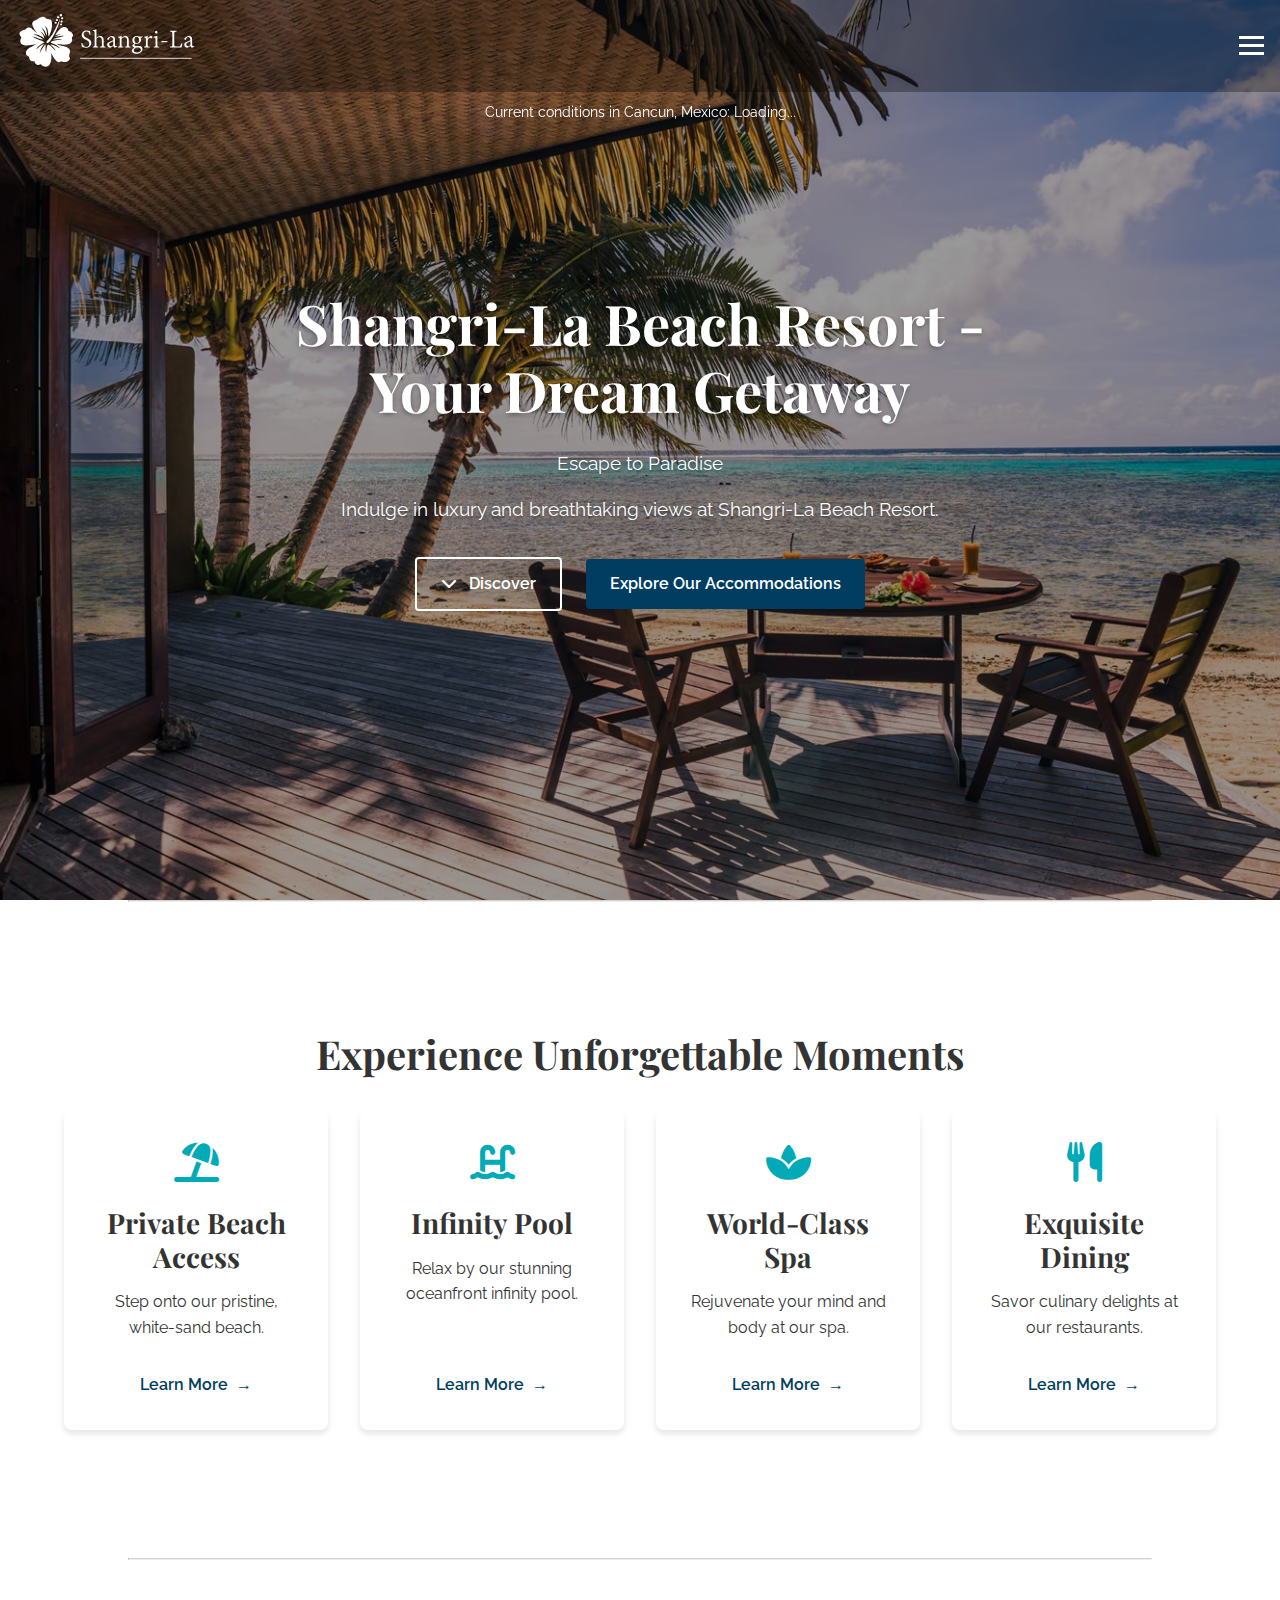
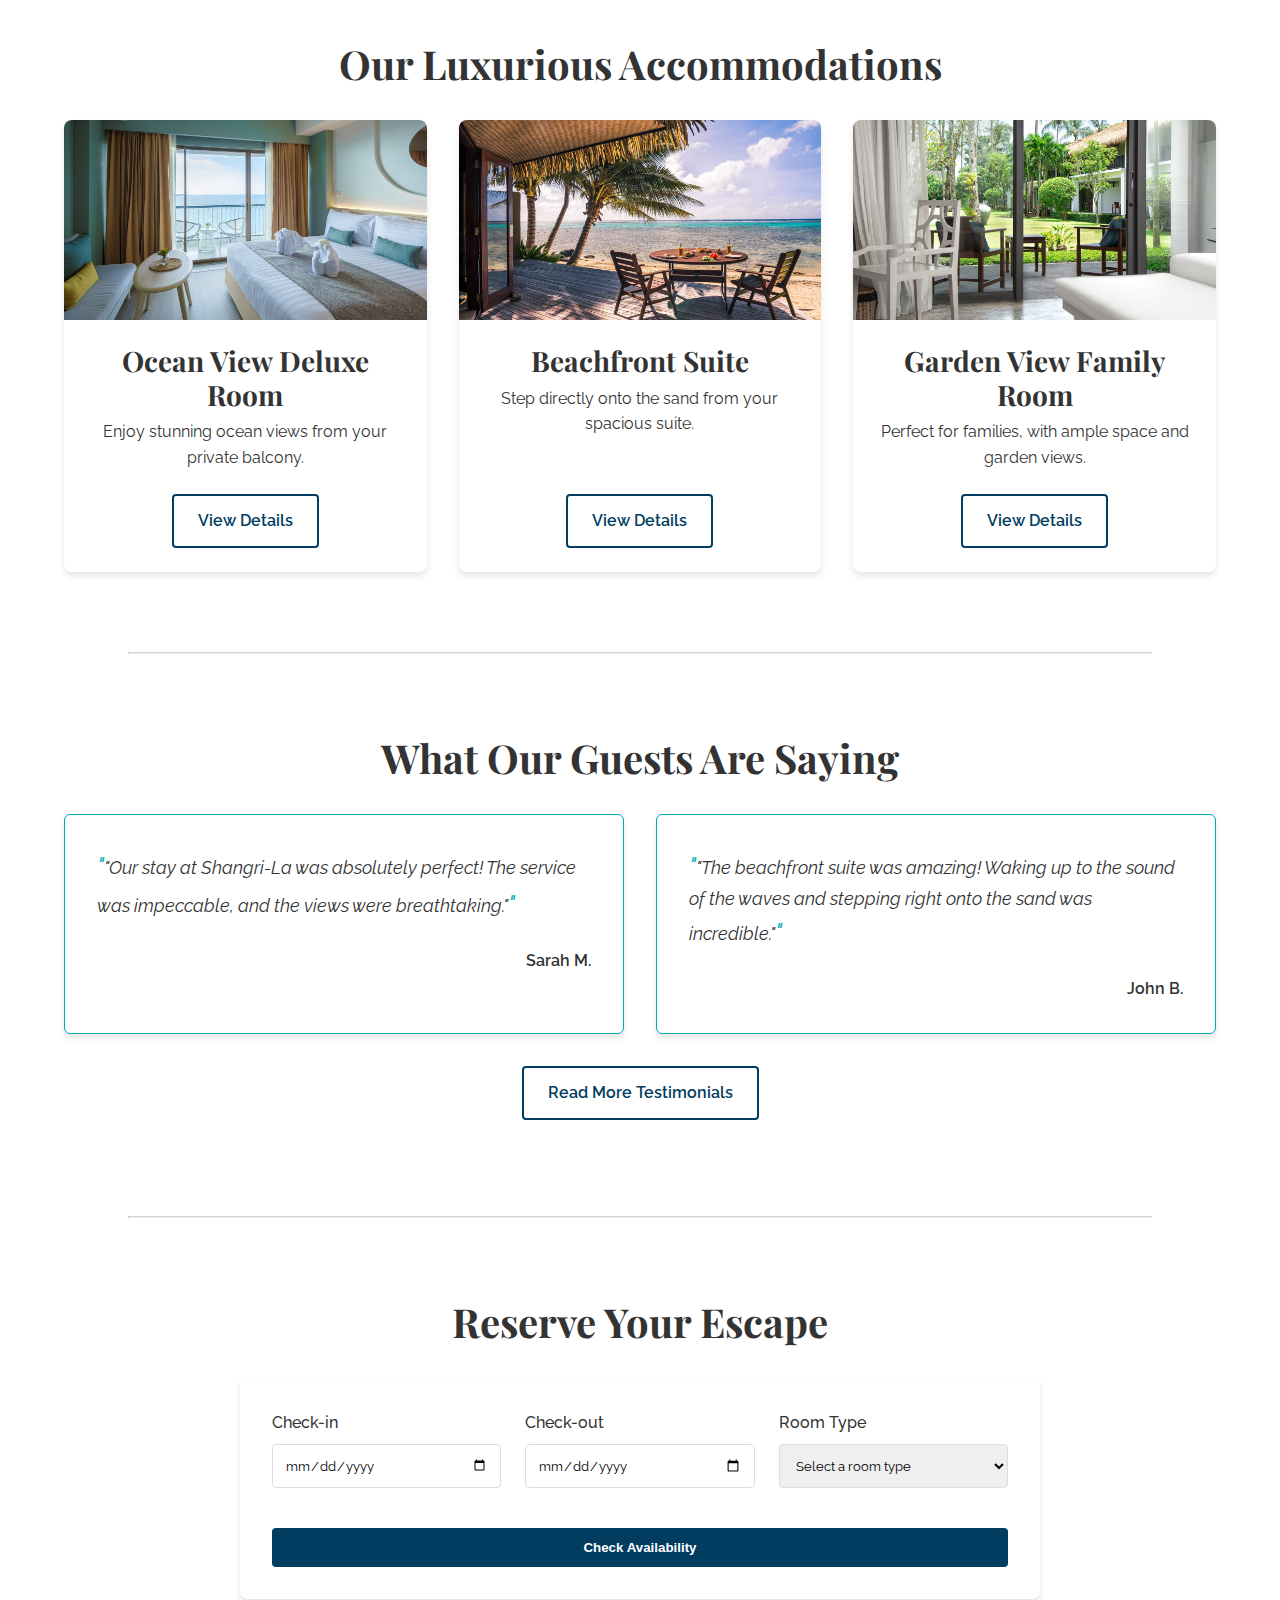
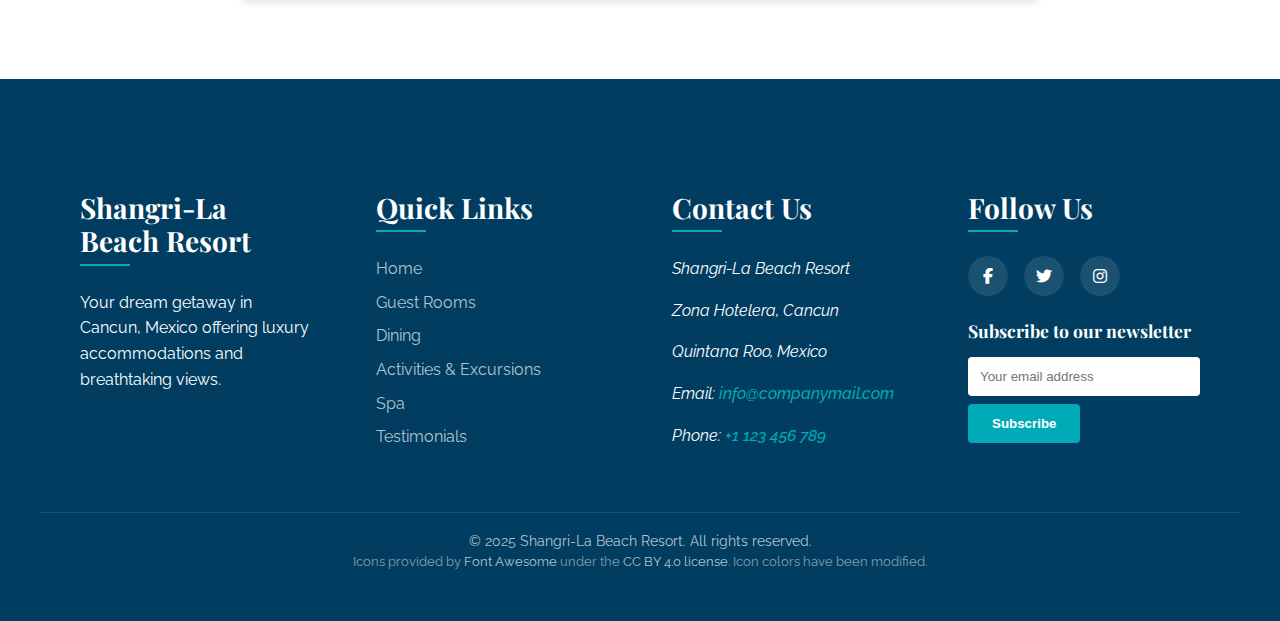
<file: cprg-218-assignment-3/index.html>
<!DOCTYPE html>
<html lang="en">
<head>
    <meta charset="UTF-8">
    <meta name="viewport" content="width=device-width, initial-scale=1.0">
    <title>Shangri-La Beach Resort | Your Dream Getaway</title>
    <link rel="stylesheet" href="css/styles.css">
    <link rel="stylesheet" href="css/home.css">
    <link rel="stylesheet" href="css/navbar.css">
    <link rel="icon" href="assets/favicon.png" type="image/x-icon">
    <link rel="stylesheet" href="https://cdnjs.cloudflare.com/ajax/libs/font-awesome/6.4.0/css/all.min.css">
    <link href="https://fonts.googleapis.com/css2?family=Playfair+Display:wght@400;700&family=Raleway:wght@300;400;500;600&display=swap" rel="stylesheet">
</head>
<body>
    <header class="site-header">
        <section class="header-main">
            <div class="container">
                <figure class="logo-wrapper">
                    <a href="index.html">
                        <img src="assets/logo.svg" alt="Shangri-La Resort Logo" class="logo" width="180" height="60">
                    </a>
                </figure>
            
                <aside class="header-controls">
                    <button class="mobile-menu-toggle" aria-label="Toggle menu" aria-expanded="false" aria-controls="main-nav">
                        <span></span>
                        <span></span>
                        <span></span>
                    </button>
                    <nav id="main-nav" class="main-nav">
                        <ul class="nav-links">
                            <li><a href="index.html">Home</a></li>
                            <li><a href="rooms.html">Guest Rooms</a></li>
                            <li><a href="dining.html">Dining</a></li>
                            <li><a href="activities.html">Activities & Excursions</a></li>
                            <li><a href="spa.html">Spa</a></li>
                            <li><a href="testimonials.html">Testimonials</a></li>
                            <li><a href="#" class="book-now-btn">Book Now</a></li>
                        </ul>
                    </nav>
                    <form action="#" method="get" class="search-form" role="search">
                        <input type="text" placeholder="Search..." name="search" aria-label="Search the site">
                        <button type="submit" aria-label="Submit search"><i class="fas fa-search"></i></button>
                    </form>
                </aside>
            </div>
        </section>

        <section class="weather-bar" aria-label="Weather information">
            <div class="container">
                <p id="weather-display">
                    <span>Current conditions in Cancun, Mexico: Loading...</span>
                </p>
            </div>
        </section>
    </header>

    <main>
        <section class="hero">
            <article class="hero-content">
                <h1>Shangri-La Beach Resort - Your Dream Getaway</h1>
                <p>Escape to Paradise</p>
                <p>Indulge in luxury and breathtaking views at Shangri-La Beach Resort.</p>
                <div class="hero-buttons">
                    <a href="#experience-section" class="btn btn-secondary">
                        <i class="fas fa-chevron-down"></i> Discover
                    </a>
                    <a href="rooms.html" class="btn btn-primary">Explore Our Accommodations</a>
                </div>
            </article>
        </section>
        <hr>
        <section id="experience-section" class="experience-highlights">
            <h2>Experience Unforgettable Moments</h2>
            <ul class="features-grid">
                <li>
                    <article class="feature-card">
                        <i class="feature-icon fas fa-umbrella-beach"></i>
                        <h3>Private Beach Access</h3>
                        <p>Step onto our pristine, white-sand beach.</p>
                        <a href="activities.html" class="feature-link">Learn More</a>
                    </article>
                </li>
                <li>
                    <article class="feature-card">
                        <i class="feature-icon fas fa-swimming-pool"></i>
                        <h3>Infinity Pool</h3>
                        <p>Relax by our stunning oceanfront infinity pool.</p>
                        <a href="activities.html" class="feature-link">Learn More</a>
                    </article>
                </li>
                <li>
                    <article class="feature-card">
                        <i class="feature-icon fas fa-spa"></i>
                        <h3>World-Class Spa</h3>
                        <p>Rejuvenate your mind and body at our spa.</p>
                        <a href="spa.html" class="feature-link">Learn More</a>
                    </article>
                </li>
                <li>
                    <article class="feature-card">
                        <i class="feature-icon fas fa-utensils"></i>
                        <h3>Exquisite Dining</h3>
                        <p>Savor culinary delights at our restaurants.</p>
                        <a href="dining.html" class="feature-link">Learn More</a>
                    </article>
                </li>
            </ul>
        </section>
        <hr>
        <section class="accommodations">
            <h2>Our Luxurious Accommodations</h2>
            <ul class="rooms-grid">
                <li>
                    <article class="room-card">
                        <figure class="room-image">
                            <img src="./assets/images/ocean-view-deluxe-room.avif"  alt="Ocean View Deluxe Room" width="500" height="300">
                        </figure>
                        <section class="room-details">
                            <h3>Ocean View Deluxe Room</h3>
                            <p>Enjoy stunning ocean views from your private balcony.</p>
                            <a href="rooms.html" class="btn btn-secondary">View Details</a>
                        </section>
                    </article>
                </li>
                <li>
                    <article class="room-card">
                        <figure class="room-image">
                            <img src="./assets/images/beach-front-suite.avif" alt="Beachfront Suite" width="500" height="300">
                        </figure>
                        <section class="room-details">
                            <h3>Beachfront Suite</h3>
                            <p>Step directly onto the sand from your spacious suite.</p>
                            <a href="rooms.html" class="btn btn-secondary">View Details</a>
                        </section>
                    </article>
                </li>
                <li>
                    <article class="room-card">
                        <figure class="room-image">
                            <img src="./assets/images/garden-view-family-room.avif"  alt="Garden View Family Room" width="500" height="300">
                        </figure>
                        <section class="room-details">
                            <h3>Garden View Family Room</h3>
                            <p>Perfect for families, with ample space and garden views.</p>
                            <a href="rooms.html" class="btn btn-secondary">View Details</a>
                        </section>
                    </article>
                </li>
            </ul>
        </section>
        <hr>
        <section class="testimonials-preview">
            <h2>What Our Guests Are Saying</h2>
            <ul class="testimonials-grid">
                <li>
                    <article class="testimonial">
                        <blockquote class="testimonial-content">
                            <p>"Our stay at Shangri-La was absolutely perfect! The service was impeccable, and the views were breathtaking."</p>
                            <footer class="testimonial-author">
                                <cite>Sarah M.</cite>
                            </footer>
                        </blockquote>
                    </article>
                </li>
                <li>
                    <article class="testimonial">
                        <blockquote class="testimonial-content">
                            <p>"The beachfront suite was amazing! Waking up to the sound of the waves and stepping right onto the sand was incredible."</p>
                            <footer class="testimonial-author">
                                <cite>John B.</cite>
                            </footer>
                        </blockquote>
                    </article>
                </li>
            </ul>
            <p class="testimonial-link">
                <a href="testimonials.html" class="btn btn-secondary">Read More Testimonials</a>
            </p>
        </section>
        <hr>
        <section class="booking-preview">
            <h2>Reserve Your Escape</h2>
            <form id="booking-form" class="booking-form">
                <fieldset class="form-group">
                    <label for="check-in">Check-in</label>
                    <input type="date" id="check-in" name="check-in" required>
                </fieldset>
                <fieldset class="form-group">
                    <label for="check-out">Check-out</label>
                    <input type="date" id="check-out" name="check-out" required>
                </fieldset>
                <fieldset class="form-group">
                    <label for="room-type">Room Type</label>
                    <select id="room-type" name="room-type" required>
                        <option value="">Select a room type</option>
                        <option value="ocean-deluxe">Ocean View Deluxe Room</option>
                        <option value="beachfront">Beachfront Suite</option>
                        <option value="garden-family">Garden View Family Room</option>
                    </select>
                </fieldset>
                <fieldset class="form-group">
                    <button type="submit" class="btn btn-primary">Check Availability</button>
                </fieldset>
            </form>
        </section>
    </main>

    <footer class="site-footer">
        <section class="footer-content">
            <section class="footer-info">
                <h3>Shangri-La Beach Resort</h3>
                <p>Your dream getaway in Cancun, Mexico offering luxury accommodations and breathtaking views.</p>
            </section>
            <nav class="footer-navigation">
                <h3>Quick Links</h3>
                <ul class="footer-links">
                    <li><a href="index.html">Home</a></li>
                    <li><a href="rooms.html">Guest Rooms</a></li>
                    <li><a href="dining.html">Dining</a></li>
                    <li><a href="activities.html">Activities & Excursions</a></li>
                    <li><a href="spa.html">Spa</a></li>
                    <li><a href="testimonials.html">Testimonials</a></li>
                </ul>
            </nav>
            <section class="footer-contact">
                <h3>Contact Us</h3>
                <address>
                    <p>Shangri-La Beach Resort</p>
                    <p>Zona Hotelera, Cancun</p>
                    <p>Quintana Roo, Mexico</p>
                    <p>Email: <a href="#" class="contact-link">info@companymail.com</a></p>
                    <p>Phone: <a href="#" class="contact-link">+1 123 456 789</a></p>
                </address>
            </section>
            <section class="footer-social">
                <h3>Follow Us</h3>
                <ul class="social-links">
                    <li><a href="#" aria-label="Facebook"><i class="fab fa-facebook-f"></i></a></li>
                    <li><a href="#" aria-label="Twitter"><i class="fab fa-twitter"></i></a></li>
                    <li><a href="#" aria-label="Instagram"><i class="fab fa-instagram"></i></a></li>
                </ul>
                <section class="newsletter">
                    <h4>Subscribe to our newsletter</h4>
                    <form action="#" method="post" class="newsletter-form">
                        <input type="email" placeholder="Your email address" required>
                        <button type="submit" class="btn btn-primary" id="btn-subscribe">Subscribe</button>
                    </form>
                </section>
            </section>
        </section>
        <section class="footer-legal">
            <p>&copy; 2025 Shangri-La Beach Resort. All rights reserved.</p>
            <p class="attribution">Icons provided by <a href="https://fontawesome.com/" target="_blank" rel="noopener">Font Awesome</a> under the <a href="https://creativecommons.org/licenses/by/4.0/" target="_blank" rel="noopener">CC BY 4.0 license</a>. Icon colors have been modified.</p>
        </section>
    </footer>

    <script src="js/weather.js"></script>
    <script src="js/script.js"></script>
    <script src="js/navbar.js" defer></script>
</body>
</html>
</file>
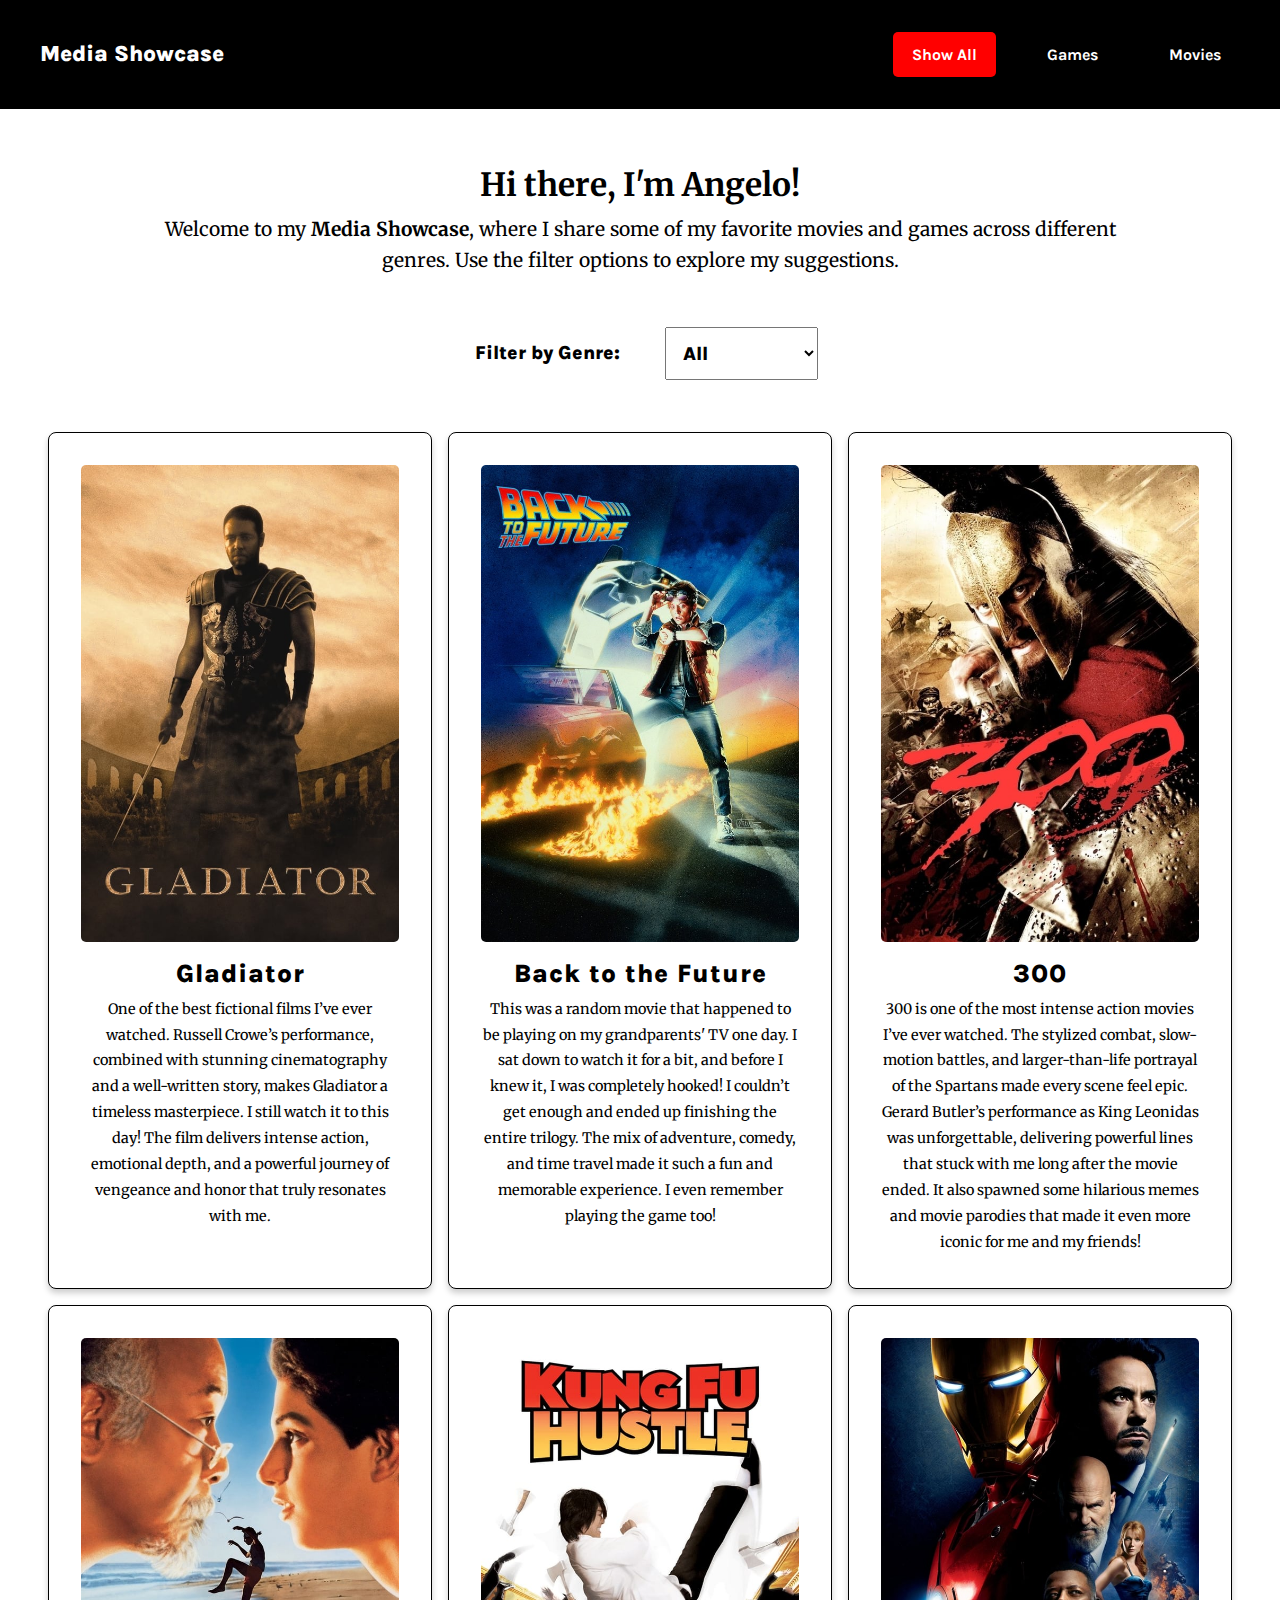
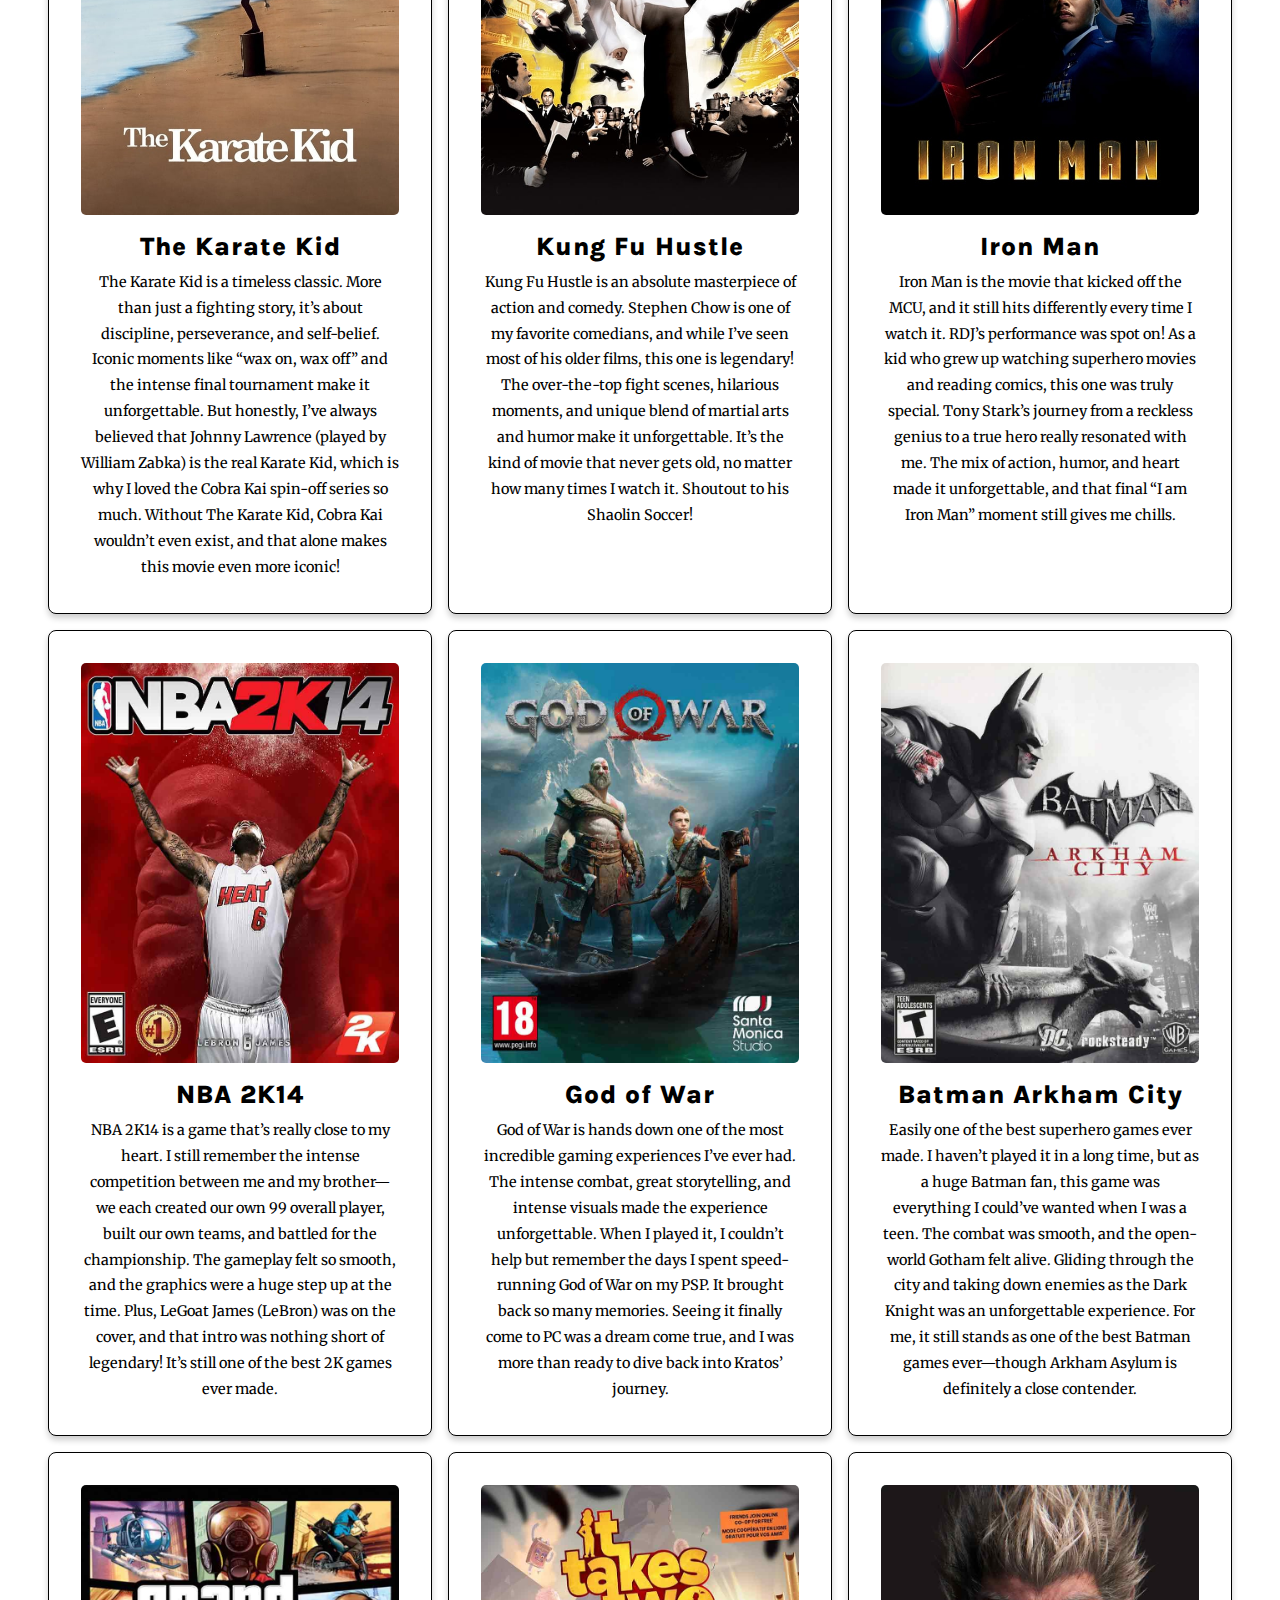
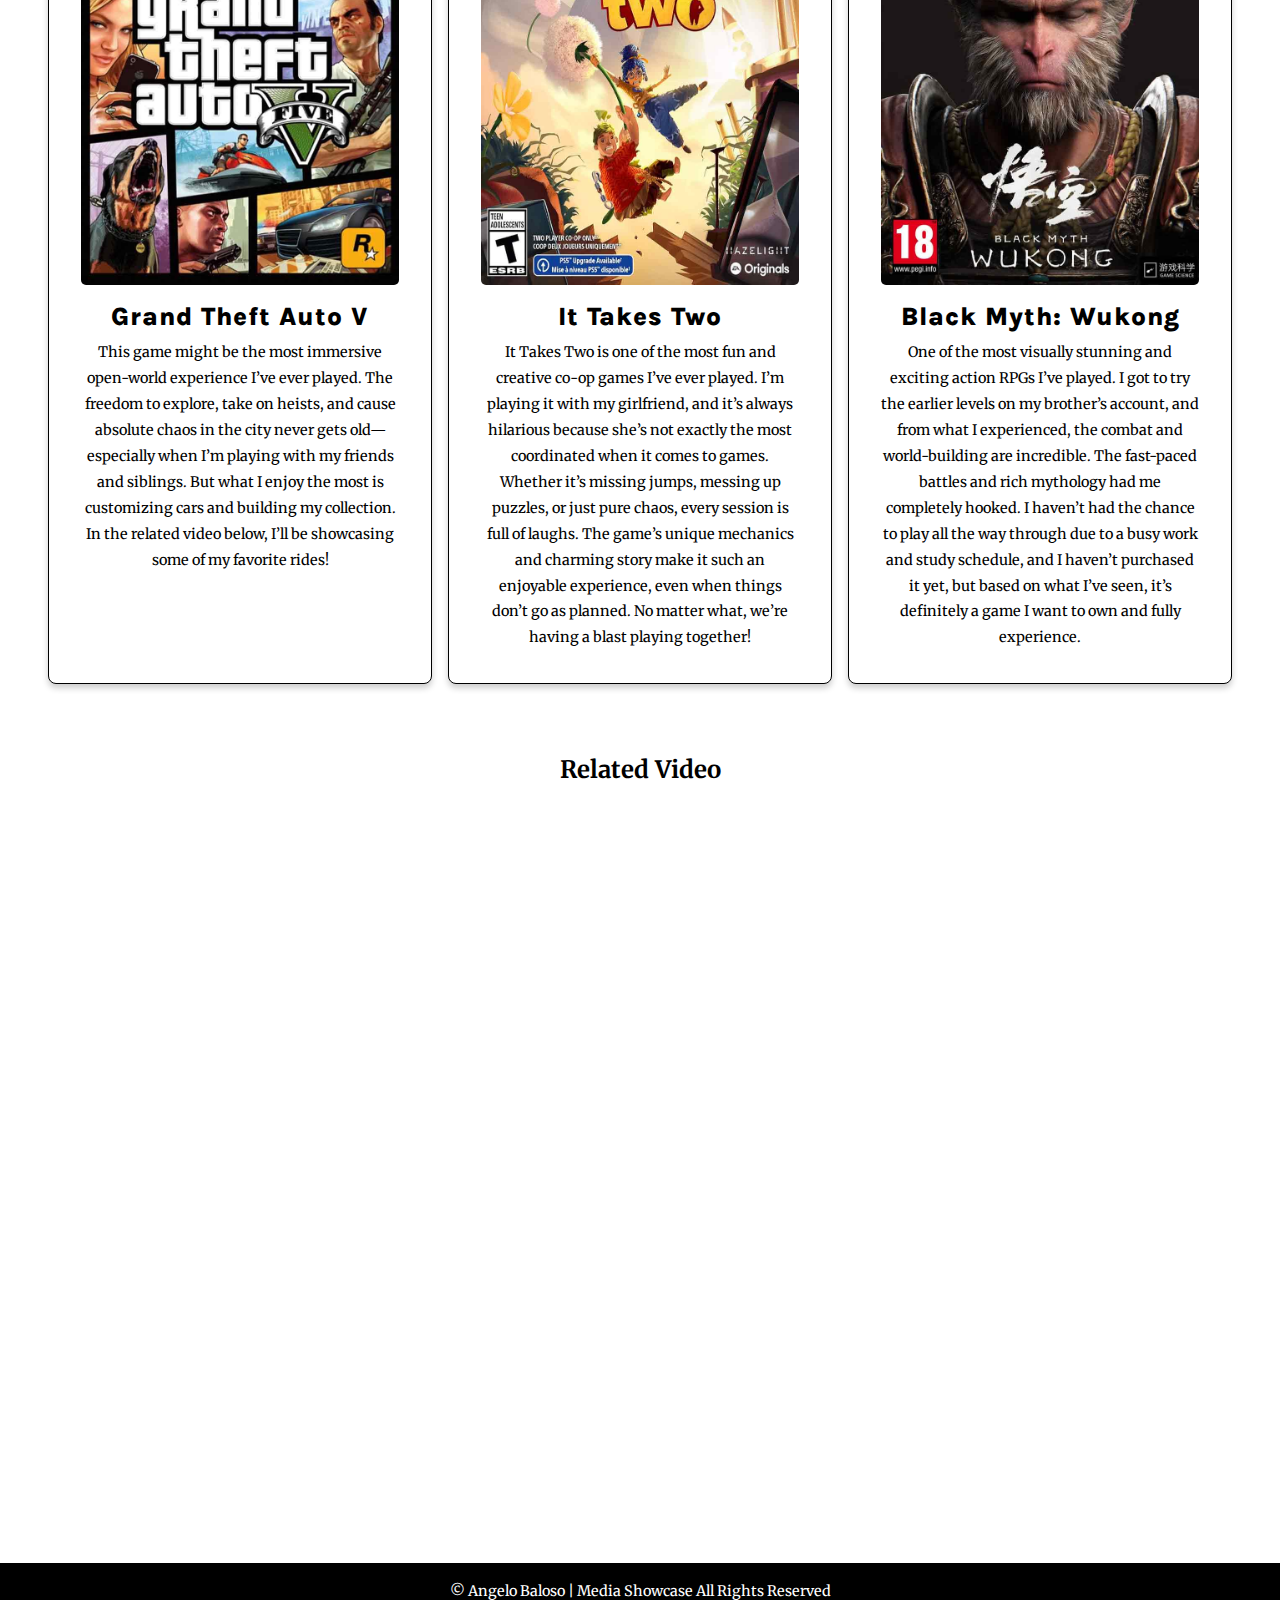
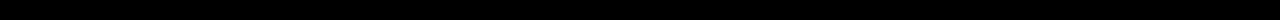
<file: cprg-218-filter/index.html>
<!DOCTYPE html>
<html lang="en">
  <head>
    <meta charset="UTF-8" />
    <meta name="viewport" content="width=device-width, initial-scale=1.0" />
    <link rel="stylesheet" href="styles.css" />
    <title>Angelo Baloso | Media Showcase</title>
  </head>
  <body>
    <header>
      <nav>
        <span class="nav-title">Media Showcase</span>
        <ul class="navbar">
          <li>
            <button data-type="all" onclick="filterMedia('all')" class="active">
              Show All
            </button>
          </li>
          <li>
            <button data-type="games" onclick="filterMedia('games')">
              Games
            </button>
          </li>
          <li>
            <button data-type="movies" onclick="filterMedia('movies')">
              Movies
            </button>
          </li>
        </ul>
        <button
          class="burger-menu"
          aria-label="Toggle navigation"
          onclick="toggleMenu()"
        >
          <span></span>
          <span></span>
          <span></span>
        </button>
      </nav>
    </header>
    <main>
      <section class="intro">
        <h1>Hi there, I'm Angelo!</h1>
        <p>
          Welcome to my <strong>Media Showcase</strong>, where I share some of
          my favorite movies and games across different genres. Use the filter
          options to explore my suggestions.
        </p>
      </section>
      <div id="genre-filter-container">
        <label for="choices">Filter by Genre:</label>
        <select id="choices">
          <option value="all">All</option>
          <option value="comedy">Comedy</option>
          <option value="action">Action</option>
          <option value="adventure">Adventure</option>
          <option value="sports">Sports</option>
          <option value="epic">Epic</option>
          <option value="superhero">Super Hero</option>
          <option value="sci-fi">Sci-Fi</option>
          <option value="fighting">Fighting</option>
          <option value="rpg">RPG</option>
        </select>
      </div>

      <section class="media-grid">
        <!-- Movies Section -->
        <figure class="movies action adventure epic">
          <img src="images/movies/gladiator.jpg" alt="Gladiator movie poster" />
          <figcaption>Gladiator</figcaption>
          <p>
            One of the best fictional films I’ve ever watched. Russell Crowe’s
            performance, combined with stunning cinematography and a
            well-written story, makes Gladiator a timeless masterpiece. I still
            watch it to this day! The film delivers intense action, emotional
            depth, and a powerful journey of vengeance and honor that truly
            resonates with me.
          </p>
        </figure>

        <figure class="movies action adventure sci-fi comedy">
          <img
            src="images/movies/back_to_the_future.jpg"
            alt="Back to the Future movie poster"
          />
          <figcaption>Back to the Future</figcaption>
          <p>
            This was a random movie that happened to be playing on my
            grandparents' TV one day. I sat down to watch it for a bit, and
            before I knew it, I was completely hooked! I couldn’t get enough and
            ended up finishing the entire trilogy. The mix of adventure, comedy,
            and time travel made it such a fun and memorable experience. I even
            remember playing the game too!
          </p>
        </figure>

        <figure class="movies action">
          <img src="images/movies/300.jpg" alt="300 movie poster" />
          <figcaption>300</figcaption>
          <p>
            300 is one of the most intense action movies I’ve ever watched. The
            stylized combat, slow-motion battles, and larger-than-life portrayal
            of the Spartans made every scene feel epic. Gerard Butler’s
            performance as King Leonidas was unforgettable, delivering powerful
            lines that stuck with me long after the movie ended. It also spawned
            some hilarious memes and movie parodies that made it even more
            iconic for me and my friends!
          </p>
        </figure>

        <figure class="movies fighting sports">
          <img
            src="images/movies/karate_kid.jpg"
            alt="Karate Kid movie poster"
          />
          <figcaption>The Karate Kid</figcaption>
          <p>
            The Karate Kid is a timeless classic. More than just a fighting
            story, it’s about discipline, perseverance, and self-belief. Iconic
            moments like “wax on, wax off” and the intense final tournament make
            it unforgettable. But honestly, I’ve always believed that Johnny
            Lawrence (played by William Zabka) is the real Karate Kid, which is
            why I loved the Cobra Kai spin-off series so much. Without The
            Karate Kid, Cobra Kai wouldn’t even exist, and that alone makes this
            movie even more iconic!
          </p>
        </figure>

        <figure class="movies action fighting comedy">
          <img
            src="images/movies/kung_fu_hustle.jpg"
            alt="Kung Fu Hustle movie poster"
          />
          <figcaption>Kung Fu Hustle</figcaption>
          <p>
            Kung Fu Hustle is an absolute masterpiece of action and comedy.
            Stephen Chow is one of my favorite comedians, and while I’ve seen
            most of his older films, this one is legendary! The over-the-top
            fight scenes, hilarious moments, and unique blend of martial arts
            and humor make it unforgettable. It’s the kind of movie that never
            gets old, no matter how many times I watch it. Shoutout to his
            Shaolin Soccer!
          </p>
        </figure>

        <figure class="movies action adventure superhero">
          <img src="images/movies/ironman.jpg" alt="Iron Man movie poster" />
          <figcaption>Iron Man</figcaption>
          <p>
            Iron Man is the movie that kicked off the MCU, and it still hits
            differently every time I watch it. RDJ’s performance was spot on! As
            a kid who grew up watching superhero movies and reading comics, this
            one was truly special. Tony Stark’s journey from a reckless genius
            to a true hero really resonated with me. The mix of action, humor,
            and heart made it unforgettable, and that final “I am Iron Man”
            moment still gives me chills.
          </p>
        </figure>

        <!-- Games Section -->
        <figure class="games sports">
          <img src="images/games/nba_2k14.jpg" alt="NBA 2K14 game cover" />
          <figcaption>NBA 2K14</figcaption>
          <p>
            NBA 2K14 is a game that’s really close to my heart. I still remember
            the intense competition between me and my brother—we each created
            our own 99 overall player, built our own teams, and battled for the
            championship. The gameplay felt so smooth, and the graphics were a
            huge step up at the time. Plus, LeGoat James (LeBron) was on the
            cover, and that intro was nothing short of legendary! It’s still one
            of the best 2K games ever made.
          </p>
        </figure>

        <figure class="games action rpg">
          <img src="images/games/god_of_war.jpg" alt="God of War game cover" />
          <figcaption>God of War</figcaption>
          <p>
            God of War is hands down one of the most incredible gaming
            experiences I’ve ever had. The intense combat, great storytelling,
            and intense visuals made the experience unforgettable. When I played
            it, I couldn’t help but remember the days I spent speed-running God
            of War on my PSP. It brought back so many memories. Seeing it
            finally come to PC was a dream come true, and I was more than ready
            to dive back into Kratos’ journey.
          </p>
        </figure>

        <figure class="games action adventure">
          <img
            src="images/games/batman_arkham.jpg"
            alt="Batman Arkham City game cover"
          />
          <figcaption>Batman Arkham City</figcaption>
          <p>
            Easily one of the best superhero games ever made. I haven’t played
            it in a long time, but as a huge Batman fan, this game was
            everything I could’ve wanted when I was a teen. The combat was
            smooth, and the open-world Gotham felt alive. Gliding through the
            city and taking down enemies as the Dark Knight was an unforgettable
            experience. For me, it still stands as one of the best Batman games
            ever—though Arkham Asylum is definitely a close contender.
          </p>
        </figure>

        <figure class="games adventure action">
          <img
            src="images/games/gta_v.jpg"
            alt="Grand Theft Auto V game cover"
          />
          <figcaption>Grand Theft Auto V</figcaption>
          <p>
            This game might be the most immersive open-world experience I’ve
            ever played. The freedom to explore, take on heists, and cause
            absolute chaos in the city never gets old—especially when I’m
            playing with my friends and siblings. But what I enjoy the most is
            customizing cars and building my collection. In the related video
            below, I’ll be showcasing some of my favorite rides!
          </p>
        </figure>

        <figure class="games adventure co-op">
          <img
            src="images/games/it_takes_two.jpg"
            alt="It Takes Two game cover"
          />
          <figcaption>It Takes Two</figcaption>
          <p>
            It Takes Two is one of the most fun and creative co-op games I’ve
            ever played. I’m playing it with my girlfriend, and it’s always
            hilarious because she’s not exactly the most coordinated when it
            comes to games. Whether it’s missing jumps, messing up puzzles, or
            just pure chaos, every session is full of laughs. The game’s unique
            mechanics and charming story make it such an enjoyable experience,
            even when things don’t go as planned. No matter what, we’re having a
            blast playing together!
          </p>
        </figure>

        <figure class="games rpg action">
          <img
            src="images/games/black_myth_wukong.jpg"
            alt="Black Myth Wukong game cover"
          />
          <figcaption>Black Myth: Wukong</figcaption>
          <p>
            One of the most visually stunning and exciting action RPGs I’ve
            played. I got to try the earlier levels on my brother’s account, and
            from what I experienced, the combat and world-building are
            incredible. The fast-paced battles and rich mythology had me
            completely hooked. I haven’t had the chance to play all the way
            through due to a busy work and study schedule, and I haven’t
            purchased it yet, but based on what I’ve seen, it’s definitely a
            game I want to own and fully experience.
          </p>
        </figure>
      </section>

      <section class="video-section">
        <h2>Related Video</h2>
        <div class="video-container">
          <iframe
            src="https://www.youtube.com/embed/Dooe9vL13Kw"
            title="YouTube video player"
            frameborder="0"
            allow="accelerometer; autoplay; clipboard-write; encrypted-media; gyroscope; picture-in-picture"
            allowfullscreen
          >
          </iframe>
        </div>
      </section>
    </main>

    <footer>
      <p>&copy; Angelo Baloso | Media Showcase All Rights Reserved</p>
    </footer>
    <script src="script.js"></script>
  </body>
</html>
</file>
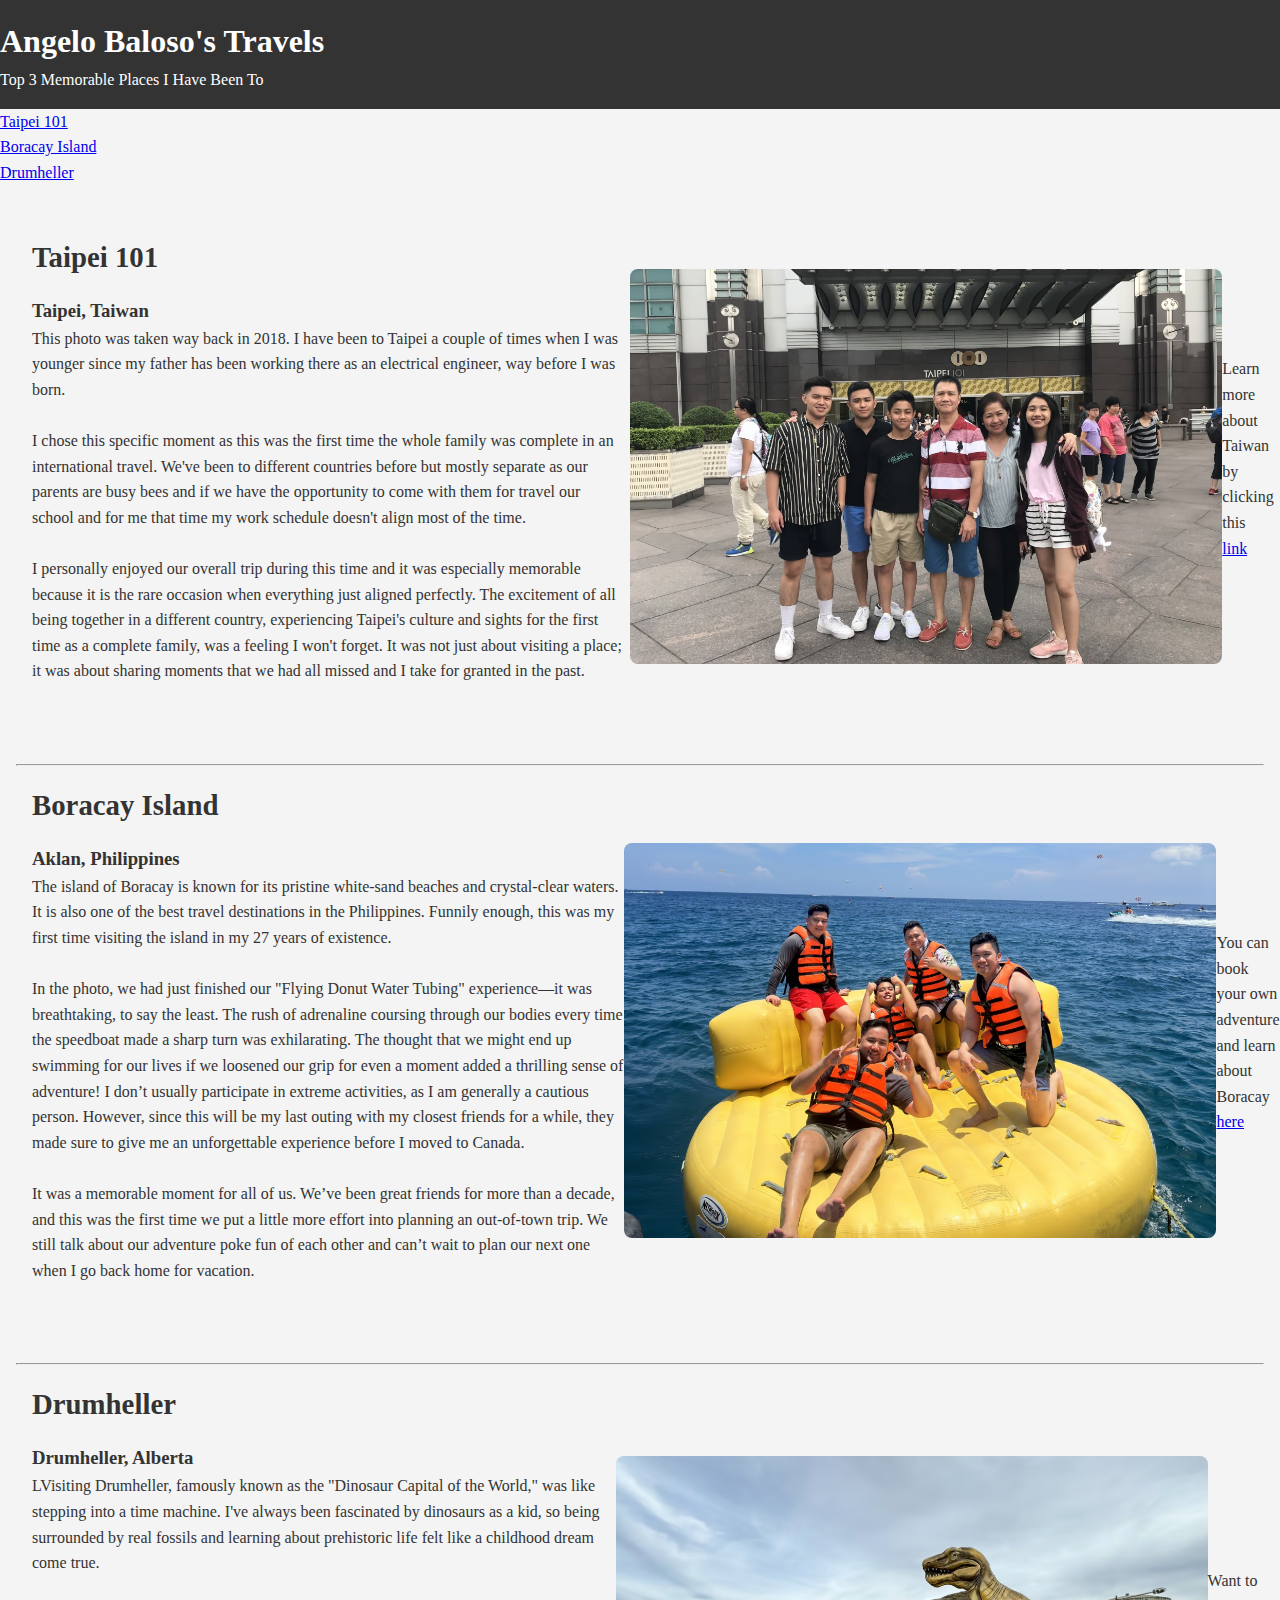
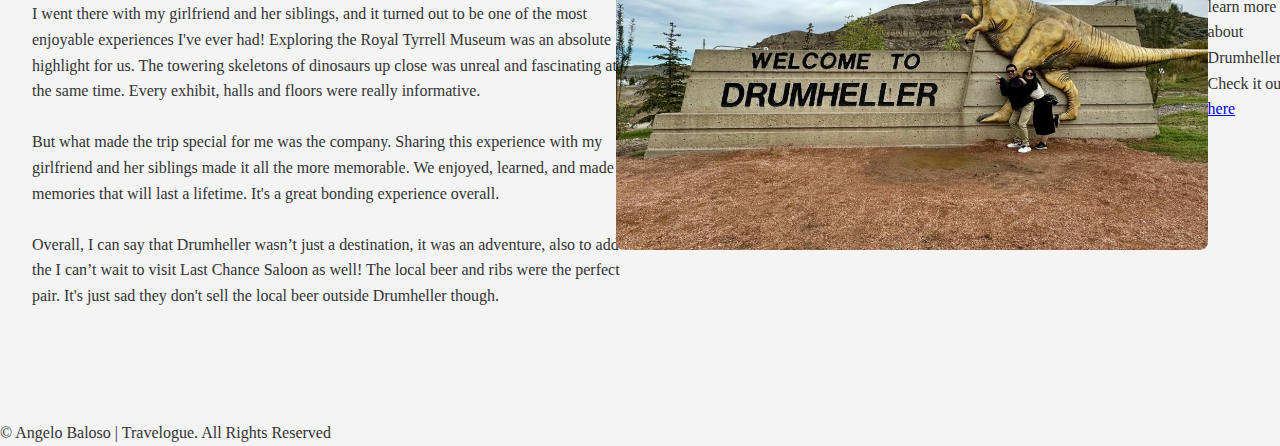
<file: travelogue/index.html>
<!DOCTYPE html>
<html lang="en">

<head>
    <meta charset="UTF-8">
    <meta name="viewport" content="width=device-width, initial-scale=1.0">
    <title>Angelo Baloso | Travelogue</title>
    <link rel="preconnect" href="https://fonts.googleapis.com">
    <link rel="preconnect" href="https://fonts.gstatic.com" crossorigin>
    <link href="https://fonts.googleapis.com/css2?family=Open+Sans:wght@300..800&family=Yellowtail&display=swap"
        rel="stylesheet">
    <link rel="stylesheet" href="styles.css">
</head>

<body>
    <header>
        <h1>Angelo Baloso's Travels</h1>
        <p>Top 3 Memorable Places I Have Been To</p>
    </header>

    <nav class="navbar">
        <ul>
            <li><a href="#location_1" class="nav_link active">Taipei 101</a></li>
            <li><a href="#location_2" class="nav_link">Boracay Island</a></li>
            <li><a href="#location_3" class="nav_link">Drumheller</a></li>
        </ul>
    </nav>

    <main class="container">
        <section class="section" id="location_1">
            <figure class="left">
                <figcaption id="locOddDesc">
                    <h2>Taipei 101</h2>
                    <h3>Taipei, Taiwan</h3>
                    <p>This photo was taken way back in 2018. I have been to Taipei a couple of times when I was younger
                        since my father has been working there as an electrical engineer, way before I was born.
                        <br><br>
                        I chose this specific moment as this was the first time the whole family was complete in an
                        international travel. We've been to different countries before but mostly separate as our
                        parents are busy bees and if we have the opportunity to come with them for travel our school and
                        for me that time my work schedule doesn't align most of the time.
                        <br><br>
                        I personally enjoyed our overall trip during this time and it was especially memorable because
                        it is the rare occasion when everything just aligned perfectly. The excitement of all being
                        together in a different country, experiencing Taipei's culture and sights for the first time as
                        a complete family, was a feeling I won't forget. It was not just about visiting a place; it was
                        about sharing moments that we had all missed and I take for granted in the past.
                    </p>
                </figcaption>
            </figure>
            <figure class="right">
                <img src="img/taipei_101.avif" alt="Photo of a family posing in front of Taipei 101">
                <figcaption class="quote">
                    <p>Learn more about Taiwan by clicking this <a
                            href="https://eng.taiwan.net.tw/m1.aspx?sNo=0002090">link</a></p>
                </figcaption>
            </figure>
        </section>
        <hr class="rounded">

        <section class="section" id="location_2">
            <figure class="left">
                <figcaption id="locEvenDesc">
                    <h2>Boracay Island</h2>
                    <h3>Aklan, Philippines</h3>
                    <p>The island of Boracay is known for its pristine white-sand beaches and crystal-clear waters. It
                        is also one of the best travel destinations in the Philippines. Funnily enough, this was my
                        first time visiting the island in my 27 years of existence.
                        <br><br>
                        In the photo, we had just finished our "Flying Donut Water Tubing" experience—it was
                        breathtaking, to say the least. The rush of adrenaline coursing through our bodies every time
                        the speedboat made a sharp turn was exhilarating. The thought that we might end up swimming for
                        our lives if we loosened our grip for even a moment added a thrilling sense of adventure! I
                        don’t usually participate in extreme activities, as I am generally a cautious person. However,
                        since this will be my last outing with my closest friends for a while, they made sure to give me
                        an unforgettable experience before I moved to Canada.
                        <br><br>
                        It was a memorable moment for all of us. We’ve been great friends for more than a decade, and
                        this was the first time we put a little more effort into planning an out-of-town trip. We still
                        talk about our adventure poke fun of each other and can’t wait to plan our next one when I go
                        back home for vacation.
                    </p>
                </figcaption>
            </figure>
            <figure class="right">
                <img src="img/boracay_donut.avif"
                    alt="Group of friends having a nice time in Flying Donut Water Tubing in Boracay">
                <figcaption class="quote">
                    <p>You can book your own adventure and learn about Boracay <a
                            href="https://www.expedia.ca/things-to-do/boracay-flying-donut-water-tubing-experience.a5217395.activity-details?location=Boracay%20Island%2C%20Western%20Visayas%2C%20Philippines&startDate=2025-01-21&endDate=2025-02-04&rid=601371">here</a>
                    </p>
                </figcaption>
            </figure>
        </section>
        <hr class="rounded">

        <section class="section" id="location_3">
            <figure class="left">
                <figcaption id="locOddDesc">
                    <h2>Drumheller</h2>
                    <h3>Drumheller, Alberta</h3>
                    <p>LVisiting Drumheller, famously known as the "Dinosaur Capital of the World," was like stepping
                        into a time machine. I've always been fascinated by dinosaurs as a kid, so being surrounded by
                        real fossils and learning about prehistoric life felt like a childhood dream come true.
                        <br><br>
                        I went there with my girlfriend and her siblings, and it turned out to be one of the most
                        enjoyable experiences I've ever had! Exploring the Royal Tyrrell Museum was an absolute
                        highlight for us. The towering skeletons of dinosaurs up close was unreal and fascinating at the
                        same time. Every exhibit, halls and floors were really informative.
                        <br><br>
                        But what made the trip special for me was the company. Sharing this experience with my
                        girlfriend and her siblings made it all the more memorable. We enjoyed, learned, and made
                        memories that will last a lifetime. It's a great bonding experience overall.
                        <br><br>
                        Overall, I can say that Drumheller wasn’t just a destination, it was an adventure, also to add
                        the I can’t wait to visit Last Chance Saloon as well! The local beer and ribs were the perfect
                        pair. It's just sad they don't sell the local beer outside Drumheller though.
                    </p>
                </figcaption>
            </figure>
            <figure class="right">
                <img src="img/drumheller.avif" alt="Welcome to Drumheller Sign with two people posing">
                <figcaption class="quote">
                    <p>Want to learn more about Drumheller? Check it out <a
                            href="https://traveldrumheller.com/">here</a></p>
                </figcaption>
            </figure>
        </section>
    </main>

    <footer>
        <p>&copy; Angelo Baloso | Travelogue. All Rights Reserved</p>
    </footer>

    <script src="script.js"></script>
</body>

</html>
</file>
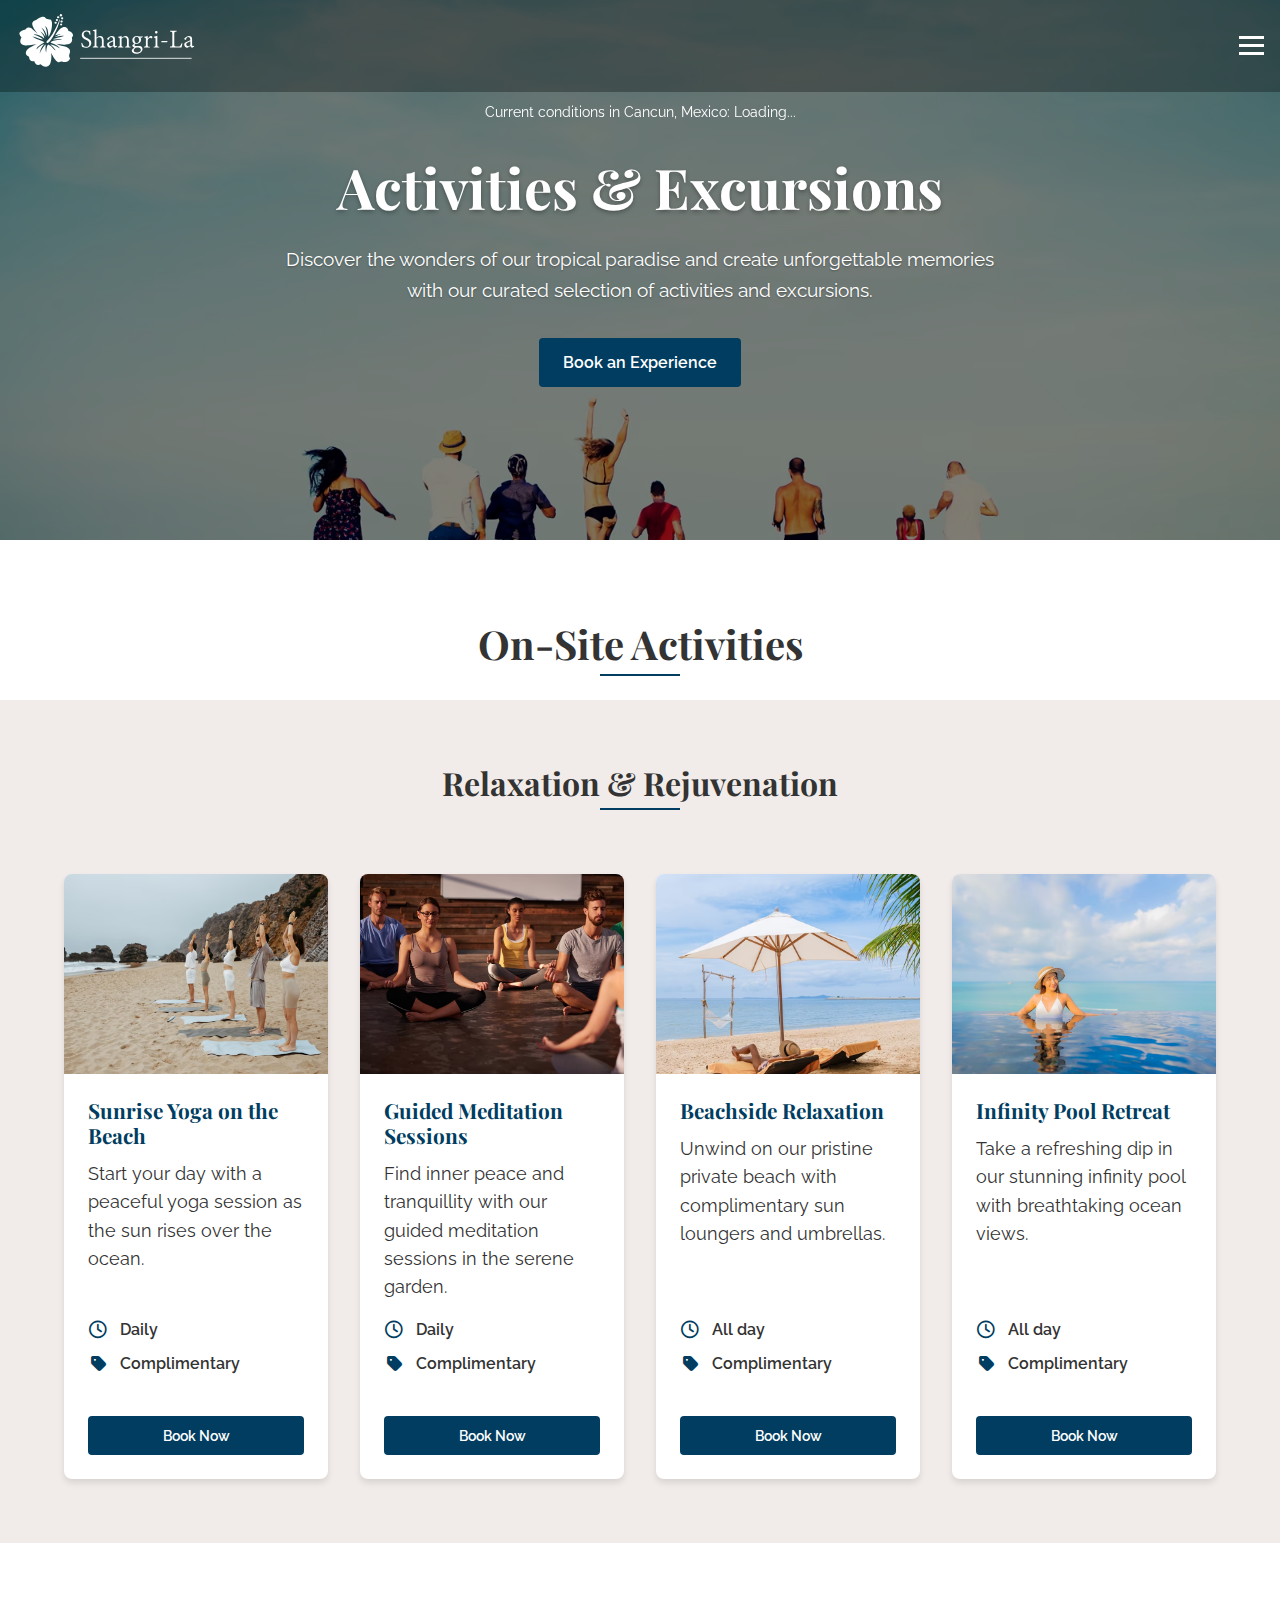
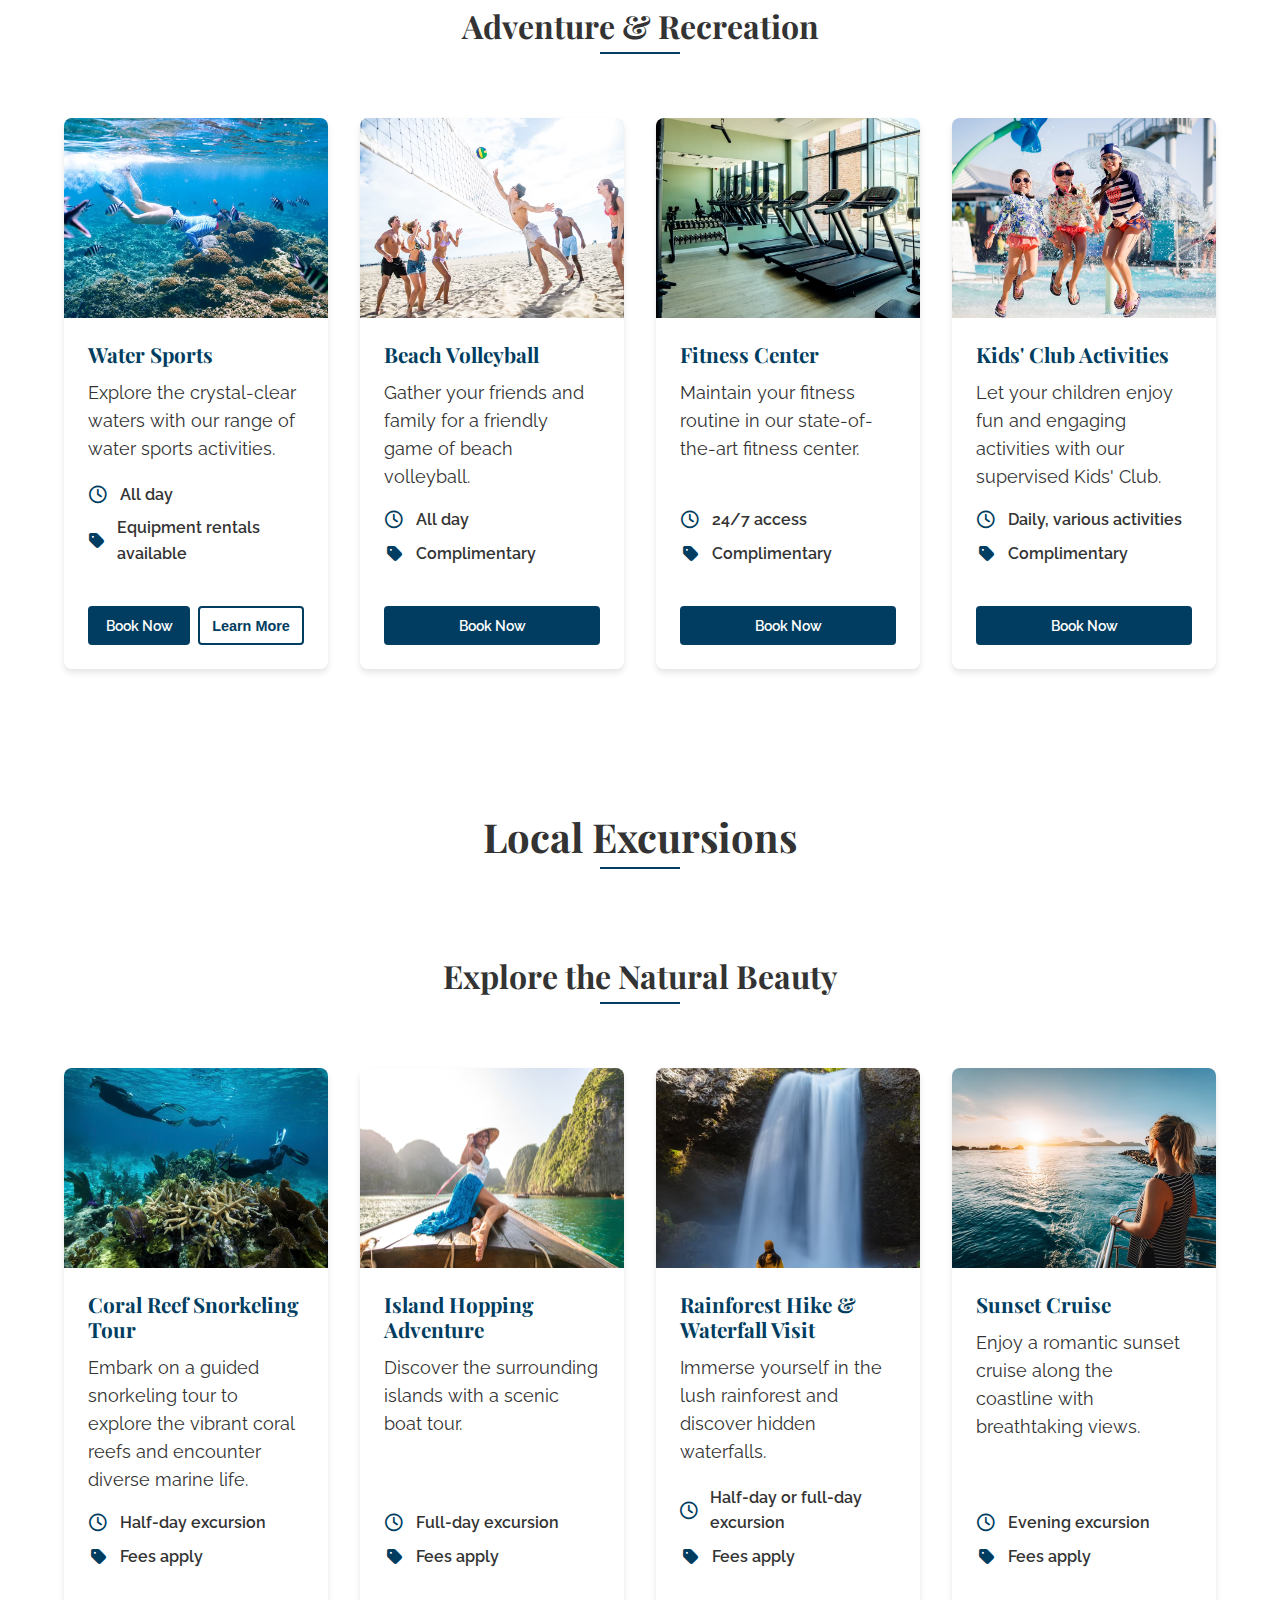
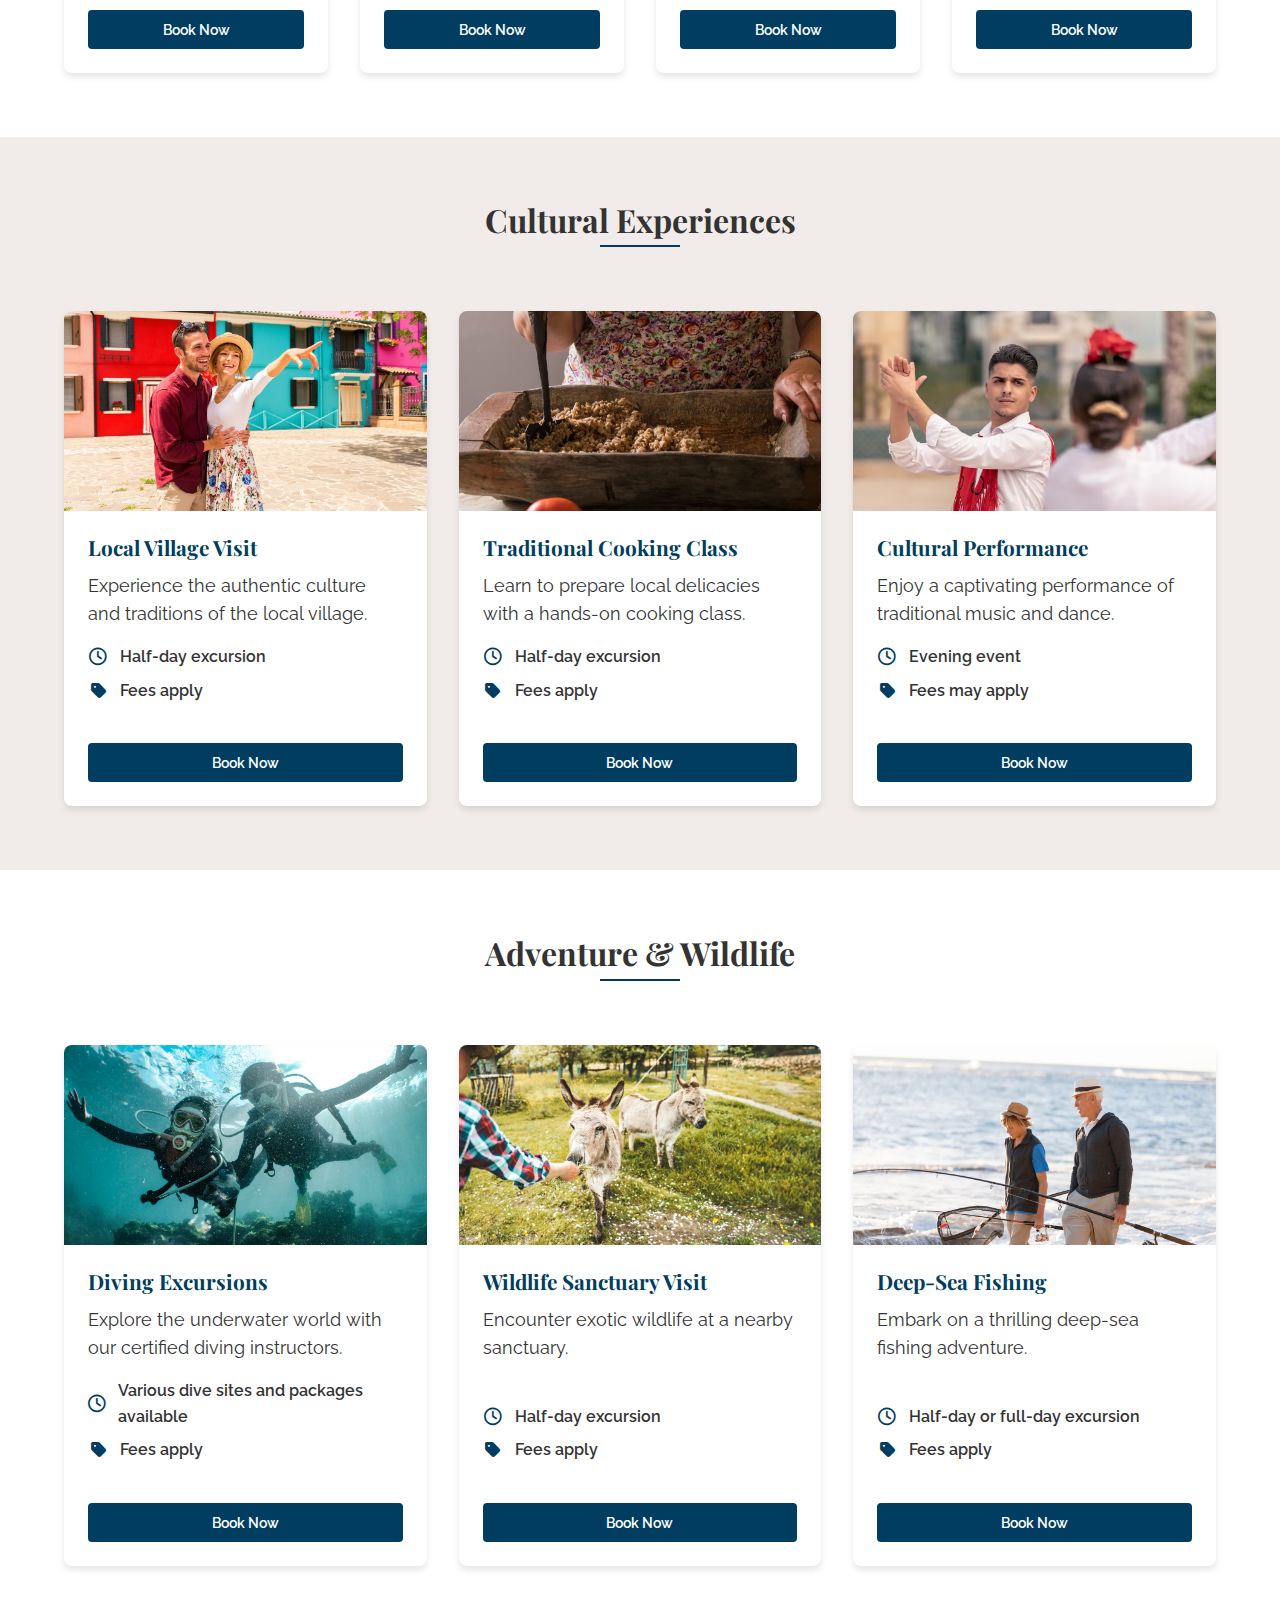
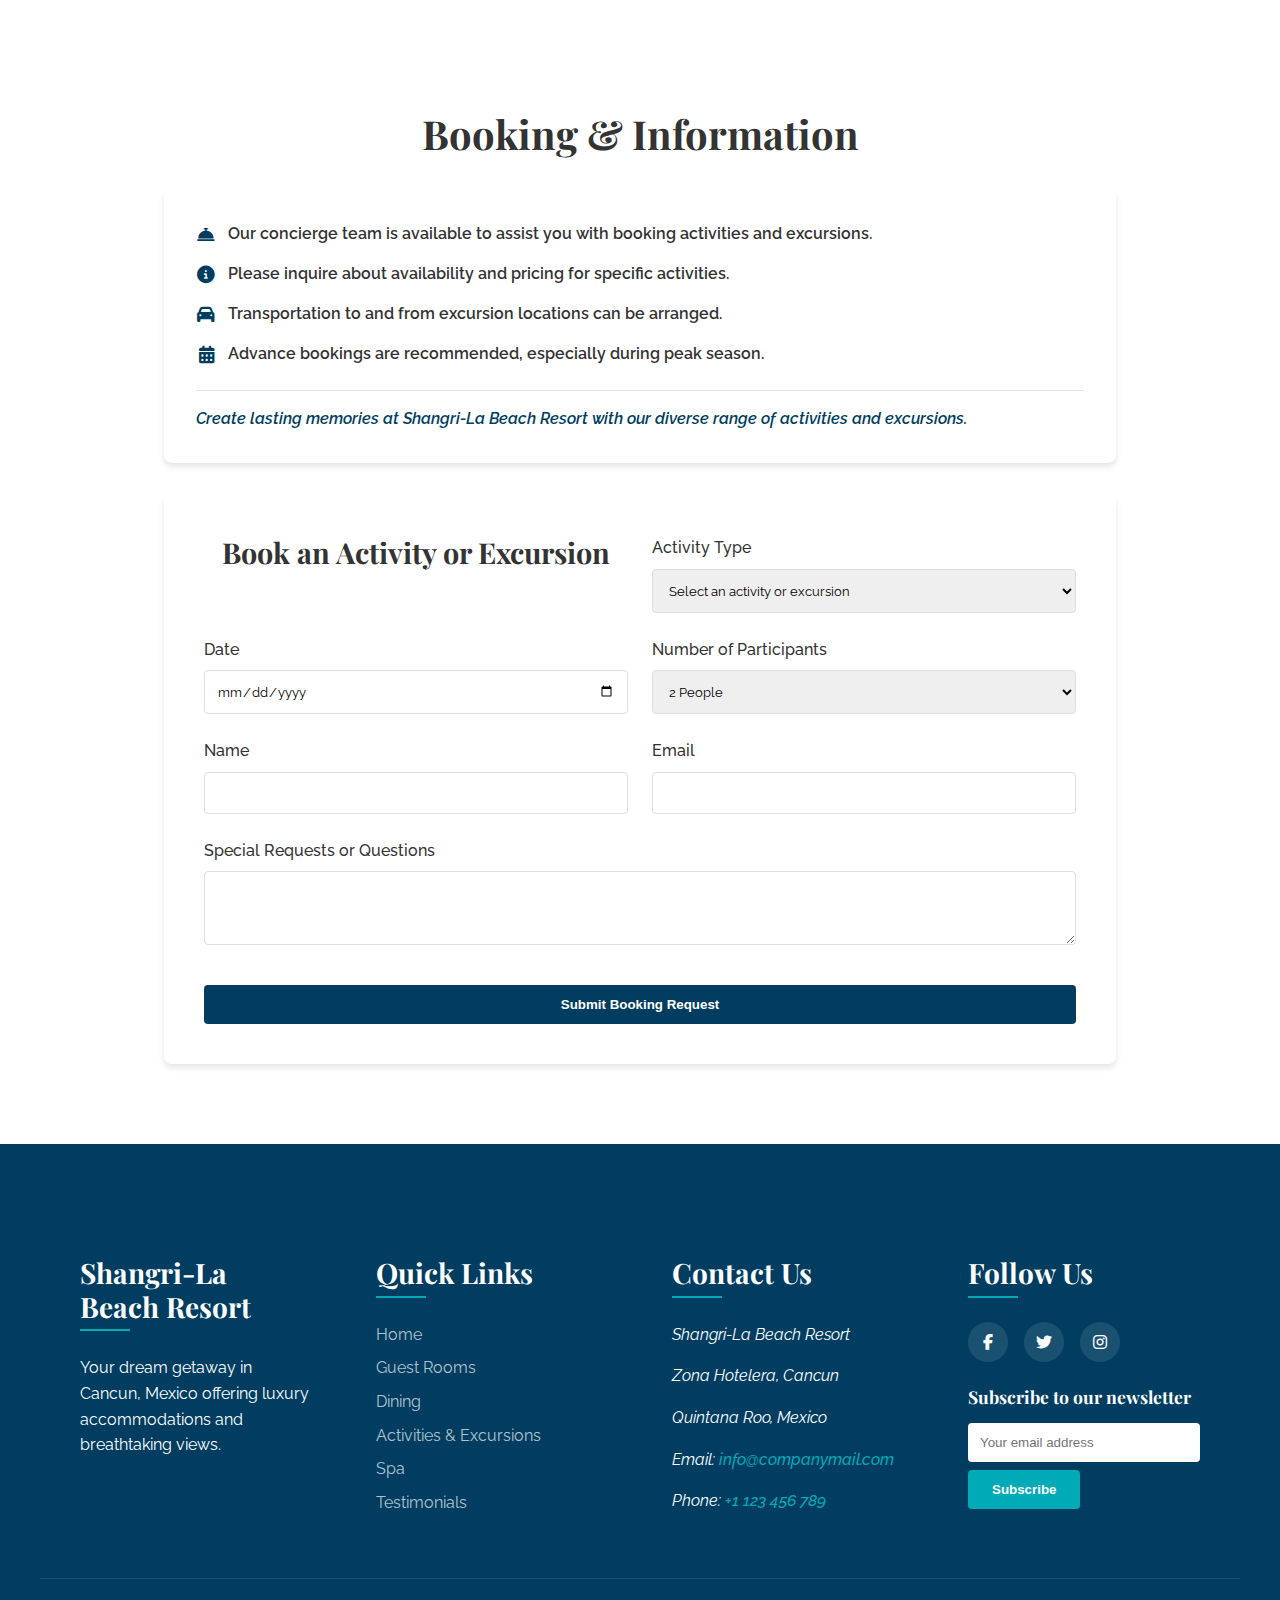
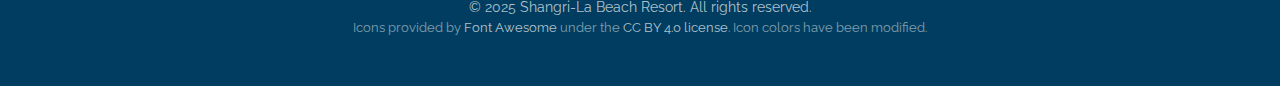
<file: cprg-218-assignment-3/activities.html>
<!DOCTYPE html>
<html lang="en">
<head>
    <meta charset="UTF-8">
    <meta name="viewport" content="width=device-width, initial-scale=1.0">
    <title>Activities & Excursions | Shangri-La Beach Resort</title>
    <link rel="stylesheet" href="css/styles.css">
    <link rel="stylesheet" href="css/navbar.css">
    <link rel="stylesheet" href="css/activities.css">
    <link rel="icon" href="assets/favicon.png" type="image/x-icon">
    <link rel="stylesheet" href="https://cdnjs.cloudflare.com/ajax/libs/font-awesome/6.4.0/css/all.min.css">
    <link href="https://fonts.googleapis.com/css2?family=Playfair+Display:wght@400;700&family=Raleway:wght@300;400;500;600&display=swap" rel="stylesheet">
</head>
<body>
    <header class="site-header">
        <section class="header-main">
            <div class="container">
                <figure class="logo-wrapper">
                    <a href="index.html">
                        <img src="assets/logo.svg" alt="Shangri-La Resort Logo" class="logo" width="180" height="60">
                    </a>
                </figure>
                
                <aside class="header-controls">
                    <button class="mobile-menu-toggle" aria-label="Toggle menu" aria-expanded="false" aria-controls="main-nav">
                        <span></span>
                        <span></span>
                        <span></span>
                    </button>

                    <nav id="main-nav" class="main-nav">
                        <ul class="nav-links">
                            <li><a href="index.html">Home</a></li>
                            <li><a href="rooms.html">Guest Rooms</a></li>
                            <li><a href="dining.html">Dining</a></li>
                            <li><a href="activities.html" class="active">Activities & Excursions</a></li>
                            <li><a href="spa.html">Spa</a></li>
                            <li><a href="testimonials.html">Testimonials</a></li>
                            <li><a href="#" class="book-now-btn">Book Now</a></li>
                        </ul>
                    </nav>
                    
                    <form action="#" method="get" class="search-form" role="search">
                        <input type="text" placeholder="Search..." name="search" aria-label="Search the site">
                        <button type="submit" aria-label="Submit search"><i class="fas fa-search"></i></button>
                    </form>
                </aside>
            </div>
        </section>
        <section class="weather-bar" aria-label="Weather information">
            <div class="container">
                <p id="weather-display">
                    <span>Current conditions in Cancun, Mexico: Loading...</span>
                </p>
            </div>
        </section>
    </header>

    <main>
        <section class="activities-hero">
            <article class="hero-content">
                <h1>Activities & Excursions</h1>
                <p>Discover the wonders of our tropical paradise and create unforgettable memories with our curated selection of activities and excursions.</p>
                <a href="#booking" class="btn btn-primary">Book an Experience</a>
            </article>
        </section>

        <section class="main-category" id="on-site-activities">
            <div class="container">
                <header class="main-category-header">
                    <h2 class="section-heading">On-Site Activities</h2>
                </header>
            </div>
        </section>

        <section class="activity-category" id="relaxation">
            <div class="category-container">
                <header class="category-header">
                    <h2>Relaxation & Rejuvenation</h2>
                </header>
                
                <div class="activities-grid">
                    <article class="activity-card">
                        <figure class="activity-image">
                            <img src="./assets/images/sunrise-yoga.avif" alt="Sunrise Yoga on the Beach" width="500" height="300">
                        </figure>
                        <div class="activity-content">
                            <h3>Sunrise Yoga on the Beach</h3>
                            <p>Start your day with a peaceful yoga session as the sun rises over the ocean.</p>
                            <ul class="activity-details">
                                <li><i class="far fa-clock"></i> Daily</li>
                                <li><i class="fas fa-tag"></i> Complimentary</li>
                            </ul>
                            <div class="card-actions">
                                <a href="#booking" class="btn btn-primary">Book Now</a>
                            </div>
                        </div>
                    </article>
                    
                    <article class="activity-card">
                        <figure class="activity-image">
                            <img src="./assets/images/meditation.avif" alt="Guided Meditation Sessions" width="500" height="300">
                        </figure>
                        <div class="activity-content">
                            <h3>Guided Meditation Sessions</h3>
                            <p>Find inner peace and tranquillity with our guided meditation sessions in the serene garden.</p>
                            <ul class="activity-details">
                                <li><i class="far fa-clock"></i> Daily</li>
                                <li><i class="fas fa-tag"></i> Complimentary</li>
                            </ul>
                            <div class="card-actions">
                                <a href="#booking" class="btn btn-primary">Book Now</a>
                            </div>
                        </div>
                    </article>
                    
                    <article class="activity-card">
                        <figure class="activity-image">
                            <img src="./assets/images/beachside-relaxation.avif" alt="Beachside Relaxation" width="500" height="300">
                        </figure>
                        <div class="activity-content">
                            <h3>Beachside Relaxation</h3>
                            <p>Unwind on our pristine private beach with complimentary sun loungers and umbrellas.</p>
                            <ul class="activity-details">
                                <li><i class="far fa-clock"></i> All day</li>
                                <li><i class="fas fa-tag"></i> Complimentary</li>
                            </ul>
                            <div class="card-actions">
                                <a href="#booking" class="btn btn-primary">Book Now</a>
                            </div>
                        </div>
                    </article>
                    
                    <article class="activity-card">
                        <figure class="activity-image">
                            <img src="./assets/images/infinity-pool.avif" alt="Infinity Pool Retreat" width="500" height="300">
                        </figure>
                        <div class="activity-content">
                            <h3>Infinity Pool Retreat</h3>
                            <p>Take a refreshing dip in our stunning infinity pool with breathtaking ocean views.</p>
                            <ul class="activity-details">
                                <li><i class="far fa-clock"></i> All day</li>
                                <li><i class="fas fa-tag"></i> Complimentary</li>
                            </ul>
                            <div class="card-actions">
                                <a href="#booking" class="btn btn-primary">Book Now</a>
                            </div>
                        </div>
                    </article>
                </div>
            </div>
        </section>

        <section class="activity-category" id="adventure">
            <div class="category-container">
                <header class="category-header">
                    <h2>Adventure & Recreation</h2>
                </header>
                
                <div class="activities-grid">
                    <article class="activity-card">
                        <figure class="activity-image">
                            <img src="./assets/images/water-sports.avif" alt="Water Sports - Snorkeling" width="500" height="300">
                        </figure>
                        <div class="activity-content">
                            <h3>Water Sports</h3>
                            <p>Explore the crystal-clear waters with our range of water sports activities.</p>
                            <ul class="activity-details">
                                <li><i class="far fa-clock"></i> All day</li>
                                <li><i class="fas fa-tag"></i> Equipment rentals available</li>
                            </ul>
                            <div class="card-actions">
                                <a href="#booking" class="btn btn-primary">Book Now</a>
                                <button class="btn btn-secondary toggle-details" data-target="water-sports-details">Learn More</button>
                            </div>
                            
                            <div id="water-sports-details" class="activity-details-expanded">
                                <div class="water-sports-header">
                                    <i class="fas fa-water"></i> <strong>Available Activities:</strong>
                                </div>
                                <dl class="water-sports-list">
                                    <dt><strong>Snorkeling:</strong></dt>
                                    <dd>Discover vibrant coral reefs and marine life. (Equipment provided, fees may apply)</dd>
                                    
                                    <dt><strong>Kayaking:</strong></dt>
                                    <dd>Paddle along the coastline and explore hidden coves. (Rentals available)</dd>
                                    
                                    <dt><strong>Stand-Up Paddleboarding:</strong></dt>
                                    <dd>Enjoy a fun and invigorating workout on the water. (Rentals available)</dd>
                                </dl>
                            </div>
                        </div>
                    </article>
                    
                    <article class="activity-card">
                        <figure class="activity-image">
                            <img src="./assets/images/beach-volleyball.avif" alt="Beach Volleyball" width="500" height="300">
                        </figure>
                        <div class="activity-content">
                            <h3>Beach Volleyball</h3>
                            <p>Gather your friends and family for a friendly game of beach volleyball.</p>
                            <ul class="activity-details">
                                <li><i class="far fa-clock"></i> All day</li>
                                <li><i class="fas fa-tag"></i> Complimentary</li>
                            </ul>
                            <div class="card-actions">
                                <a href="#booking" class="btn btn-primary">Book Now</a>
                            </div>
                        </div>
                    </article>
                    
                    <article class="activity-card">
                        <figure class="activity-image">
                            <img src="./assets/images/fitness-center.avif" alt="Fitness Center" width="500" height="300">
                        </figure>
                        <div class="activity-content">
                            <h3>Fitness Center</h3>
                            <p>Maintain your fitness routine in our state-of-the-art fitness center.</p>
                            <ul class="activity-details">
                                <li><i class="far fa-clock"></i> 24/7 access</li>
                                <li><i class="fas fa-tag"></i> Complimentary</li>
                            </ul>
                            <div class="card-actions">
                                <a href="#booking" class="btn btn-primary">Book Now</a>
                            </div>
                        </div>
                    </article>
                    
                    <article class="activity-card">
                        <figure class="activity-image">
                            <img src="./assets/images/kids-activities.avif"alt="Kids' Club Activities" width="500" height="300">
                        </figure>
                        <div class="activity-content">
                            <h3>Kids' Club Activities</h3>
                            <p>Let your children enjoy fun and engaging activities with our supervised Kids' Club.</p>
                            <ul class="activity-details">
                                <li><i class="far fa-clock"></i> Daily, various activities</li>
                                <li><i class="fas fa-tag"></i> Complimentary</li>
                            </ul>
                            <div class="card-actions">
                                <a href="#booking" class="btn btn-primary">Book Now</a>
                            </div>
                        </div>
                    </article>
                </div>
            </div>
        </section>

        <!-- Local Excursions Section -->
        <section class="main-category" id="local-excursions">
            <div class="container">
                <header class="main-category-header">
                    <h2 class="section-heading">Local Excursions</h2>
                </header>
            </div>
        </section>

        <section class="excursion-category" id="natural-beauty">
            <div class="category-container">
                <header class="category-header">
                    <h2>Explore the Natural Beauty</h2>
                </header>
                
                <div class="excursions-grid">
                    <article class="excursion-card">
                        <figure class="excursion-image">
                            <img src="./assets/images/coral-reef.avif" alt="Coral Reef Snorkeling Tour" width="500" height="300">
                        </figure>
                        <div class="excursion-content">
                            <h3>Coral Reef Snorkeling Tour</h3>
                            <p>Embark on a guided snorkeling tour to explore the vibrant coral reefs and encounter diverse marine life.</p>
                            <ul class="excursion-details">
                                <li><i class="far fa-clock"></i> Half-day excursion</li>
                                <li><i class="fas fa-tag"></i> Fees apply</li>
                            </ul>
                            <div class="card-actions">
                                <a href="#booking" class="btn btn-primary">Book Now</a>
                            </div>
                        </div>
                    </article>
                    
                    <article class="excursion-card">
                        <figure class="excursion-image">
                            <img src="./assets/images/island-hopping.avif" alt="Island Hopping Adventure" width="500" height="300">
                        </figure>
                        <div class="excursion-content">
                            <h3>Island Hopping Adventure</h3>
                            <p>Discover the surrounding islands with a scenic boat tour.</p>
                            <ul class="excursion-details">
                                <li><i class="far fa-clock"></i> Full-day excursion</li>
                                <li><i class="fas fa-tag"></i> Fees apply</li>
                            </ul>
                            <div class="card-actions">
                                <a href="#booking" class="btn btn-primary">Book Now</a>
                            </div>
                        </div>
                    </article>
                    
                    <article class="excursion-card">
                        <figure class="excursion-image">
                            <img src="./assets/images/rainforest-hike.avif" alt="Rainforest Hike & Waterfall Visit" width="500" height="300">
                        </figure>
                        <div class="excursion-content">
                            <h3>Rainforest Hike & Waterfall Visit</h3>
                            <p>Immerse yourself in the lush rainforest and discover hidden waterfalls.</p>
                            <ul class="excursion-details">
                                <li><i class="far fa-clock"></i> Half-day or full-day excursion</li>
                                <li><i class="fas fa-tag"></i> Fees apply</li>
                            </ul>
                            <div class="card-actions">
                                <a href="#booking" class="btn btn-primary">Book Now</a>
                            </div>
                        </div>
                    </article>
                    
                    <article class="excursion-card">
                        <figure class="excursion-image">
                            <img src="./assets/images/sunset-cruise.avif" alt="Sunset Cruise" width="500" height="300">
                        </figure>
                        <div class="excursion-content">
                            <h3>Sunset Cruise</h3>
                            <p>Enjoy a romantic sunset cruise along the coastline with breathtaking views.</p>
                            <ul class="excursion-details">
                                <li><i class="far fa-clock"></i> Evening excursion</li>
                                <li><i class="fas fa-tag"></i> Fees apply</li>
                            </ul>
                            <div class="card-actions">
                                <a href="#booking" class="btn btn-primary">Book Now</a>
                            </div>
                        </div>
                    </article>
                </div>
            </div>
        </section>

        <section class="excursion-category" id="cultural">
            <div class="category-container">
                <header class="category-header">
                    <h2>Cultural Experiences</h2>
                </header>
                
                <div class="excursions-grid">
                    <article class="excursion-card">
                        <figure class="excursion-image">
                            <img src="./assets/images/local-visit.avif" alt="Local Village Visit" width="500" height="300">
                        </figure>
                        <div class="excursion-content">
                            <h3>Local Village Visit</h3>
                            <p>Experience the authentic culture and traditions of the local village.</p>
                            <ul class="excursion-details">
                                <li><i class="far fa-clock"></i> Half-day excursion</li>
                                <li><i class="fas fa-tag"></i> Fees apply</li>
                            </ul>
                            <div class="card-actions">
                                <a href="#booking" class="btn btn-primary">Book Now</a>
                            </div>
                        </div>
                    </article>
                    
                    <article class="excursion-card">
                        <figure class="excursion-image">
                            <img src="./assets/images/traditional-cooking.avif" alt="Traditional Cooking Class" width="500" height="300">
                        </figure>
                        <div class="excursion-content">
                            <h3>Traditional Cooking Class</h3>
                            <p>Learn to prepare local delicacies with a hands-on cooking class.</p>
                            <ul class="excursion-details">
                                <li><i class="far fa-clock"></i> Half-day excursion</li>
                                <li><i class="fas fa-tag"></i> Fees apply</li>
                            </ul>
                            <div class="card-actions">
                                <a href="#booking" class="btn btn-primary">Book Now</a>
                            </div>
                        </div>
                    </article>
                    
                    <article class="excursion-card">
                        <figure class="excursion-image">
                            <img src="./assets/images/cultural-performance.avif" alt="Cultural Performance" width="500" height="300">
                        </figure>
                        <div class="excursion-content">
                            <h3>Cultural Performance</h3>
                            <p>Enjoy a captivating performance of traditional music and dance.</p>
                            <ul class="excursion-details">
                                <li><i class="far fa-clock"></i> Evening event</li>
                                <li><i class="fas fa-tag"></i> Fees may apply</li>
                            </ul>
                            <div class="card-actions">
                                <a href="#booking" class="btn btn-primary">Book Now</a>
                            </div>
                        </div>
                    </article>
                </div>
            </div>
        </section>

        <section class="excursion-category" id="adventure-wildlife">
            <div class="category-container">
                <header class="category-header">
                    <h2>Adventure & Wildlife</h2>
                </header>
                
                <div class="excursions-grid">
                    <article class="excursion-card">
                        <figure class="excursion-image">
                            <img src="./assets/images/diving-excursions.avif" alt="Diving Excursions" width="500" height="300">
                        </figure>
                        <div class="excursion-content">
                            <h3>Diving Excursions</h3>
                            <p>Explore the underwater world with our certified diving instructors.</p>
                            <ul class="excursion-details">
                                <li><i class="far fa-clock"></i> Various dive sites and packages available</li>
                                <li><i class="fas fa-tag"></i> Fees apply</li>
                            </ul>
                            <div class="card-actions">
                                <a href="#booking" class="btn btn-primary">Book Now</a>
                            </div>
                        </div>
                    </article>
                    
                    <article class="excursion-card">
                        <figure class="excursion-image">
                            <img src="./assets/images/wildlife-visit.avif" alt="Wildlife Sanctuary Visit" width="500" height="300">
                        </figure>
                        <div class="excursion-content">
                            <h3>Wildlife Sanctuary Visit</h3>
                            <p>Encounter exotic wildlife at a nearby sanctuary.</p>
                            <ul class="excursion-details">
                                <li><i class="far fa-clock"></i> Half-day excursion</li>
                                <li><i class="fas fa-tag"></i> Fees apply</li>
                            </ul>
                            <div class="card-actions">
                                <a href="#booking" class="btn btn-primary">Book Now</a>
                            </div>
                        </div>
                    </article>
                    
                    <article class="excursion-card">
                        <figure class="excursion-image">
                            <img src="./assets/images/fishing.avif" alt="Deep-Sea Fishing" width="500" height="300">
                        </figure>
                        <div class="excursion-content">
                            <h3>Deep-Sea Fishing</h3>
                            <p>Embark on a thrilling deep-sea fishing adventure.</p>
                            <ul class="excursion-details">
                                <li><i class="far fa-clock"></i> Half-day or full-day excursion</li>
                                <li><i class="fas fa-tag"></i> Fees apply</li>
                            </ul>
                            <div class="card-actions">
                                <a href="#booking" class="btn btn-primary">Book Now</a>
                            </div>
                        </div>
                    </article>
                </div>
            </div>
        </section>

        <section id="booking" class="booking-section">
            <article class="booking-container">
                <h2>Booking & Information</h2>
                <ul class="booking-info">
                    <li><i class="fas fa-concierge-bell"></i> Our concierge team is available to assist you with booking activities and excursions.</li>
                    <li><i class="fas fa-info-circle"></i> Please inquire about availability and pricing for specific activities.</li>
                    <li><i class="fas fa-car"></i> Transportation to and from excursion locations can be arranged.</li>
                    <li><i class="fas fa-calendar-alt"></i> Advance bookings are recommended, especially during peak season.</li>
                    <li class="booking-cta">Create lasting memories at Shangri-La Beach Resort with our diverse range of activities and excursions.</li>
                </ul>
                
                <form id="booking-form" class="booking-form">
                    <h3>Book an Activity or Excursion</h3>
                    <fieldset class="form-group">
                        <label for="activity-type">Activity Type</label>
                        <select id="activity-type" name="activity-type" required>
                            <option value="">Select an activity or excursion</option>
                            <optgroup label="On-Site Activities">
                                <option value="yoga">Sunrise Yoga on the Beach</option>
                                <option value="meditation">Guided Meditation Sessions</option>
                                <option value="water-sports">Water Sports</option>
                                <option value="kids-club">Kids' Club Activities</option>
                            </optgroup>
                            <optgroup label="Local Excursions">
                                <option value="snorkeling">Coral Reef Snorkeling Tour</option>
                                <option value="island-hopping">Island Hopping Adventure</option>
                                <option value="rainforest">Rainforest Hike & Waterfall Visit</option>
                                <option value="sunset-cruise">Sunset Cruise</option>
                                <option value="village-visit">Local Village Visit</option>
                                <option value="cooking-class">Traditional Cooking Class</option>
                                <option value="cultural-performance">Cultural Performance</option>
                                <option value="diving">Diving Excursions</option>
                                <option value="wildlife">Wildlife Sanctuary Visit</option>
                                <option value="fishing">Deep-Sea Fishing</option>
                            </optgroup>
                        </select>
                    </fieldset>
                    <fieldset class="form-group">
                        <label for="check-in">Date</label>
                        <input type="date" id="check-in" name="activity-date" required>
                    </fieldset>
                    <fieldset class="form-group">
                        <label for="participants">Number of Participants</label>
                        <select id="participants" name="participants" required>
                            <option value="1">1 Person</option>
                            <option value="2" selected>2 People</option>
                            <option value="3">3 People</option>
                            <option value="4">4 People</option>
                            <option value="5">5 People</option>
                            <option value="6+">6+ People</option>
                        </select>
                    </fieldset>
                    <fieldset class="form-group">
                        <label for="name">Name</label>
                        <input type="text" id="name" name="name" required>
                    </fieldset>
                    <fieldset class="form-group">
                        <label for="email">Email</label>
                        <input type="email" id="email" name="email" required>
                    </fieldset>
                    <fieldset class="form-group">
                        <label for="special-requests">Special Requests or Questions</label>
                        <textarea id="special-requests" name="special-requests" rows="3"></textarea>
                    </fieldset>
                    <fieldset class="form-group form-submit">
                        <button type="submit" class="btn btn-primary">Submit Booking Request</button>
                    </fieldset>
                </form>
            </article>
        </section>
    </main>

    <footer class="site-footer">
        <section class="footer-content">
            <section class="footer-info">
                <h3>Shangri-La Beach Resort</h3>
                <p>Your dream getaway in Cancun, Mexico offering luxury accommodations and breathtaking views.</p>
            </section>
            <nav class="footer-navigation">
                <h3>Quick Links</h3>
                <ul class="footer-links">
                    <li><a href="index.html">Home</a></li>
                    <li><a href="rooms.html">Guest Rooms</a></li>
                    <li><a href="dining.html">Dining</a></li>
                    <li><a href="activities.html">Activities & Excursions</a></li>
                    <li><a href="spa.html">Spa</a></li>
                    <li><a href="testimonials.html">Testimonials</a></li>
                </ul>
            </nav>
            <section class="footer-contact">
                <h3>Contact Us</h3>
                <address>
                    <p>Shangri-La Beach Resort</p>
                    <p>Zona Hotelera, Cancun</p>
                    <p>Quintana Roo, Mexico</p>
                    <p>Email: <a href="#" class="contact-link">info@companymail.com</a></p>
                    <p>Phone: <a href="#" class="contact-link">+1 123 456 789</a></p>
                </address>
            </section>
            <section class="footer-social">
                <h3>Follow Us</h3>
                <ul class="social-links">
                    <li><a href="#" aria-label="Facebook"><i class="fab fa-facebook-f"></i></a></li>
                    <li><a href="#" aria-label="Twitter"><i class="fab fa-twitter"></i></a></li>
                    <li><a href="#" aria-label="Instagram"><i class="fab fa-instagram"></i></a></li>
                </ul>
                <section class="newsletter">
                    <h4>Subscribe to our newsletter</h4>
                    <form action="#" method="post" class="newsletter-form">
                        <input type="email" placeholder="Your email address" required>
                        <button type="submit" class="btn btn-primary" id="btn-subscribe">Subscribe</button>
                    </form>
                </section>
            </section>
        </section>
        <section class="footer-legal">
            <p>&copy; 2025 Shangri-La Beach Resort. All rights reserved.</p>
            <p class="attribution">Icons provided by <a href="https://fontawesome.com/" target="_blank" rel="noopener">Font Awesome</a> under the <a href="https://creativecommons.org/licenses/by/4.0/" target="_blank" rel="noopener">CC BY 4.0 license</a>. Icon colors have been modified.</p>
        </section>
    </footer>


    <script src="js/weather.js"></script>
    <script src="js/script.js"></script>
    <script src="js/navbar.js" defer></script>
    <script src="js/activities.js" defer></script>
</body>
</html>
</file>
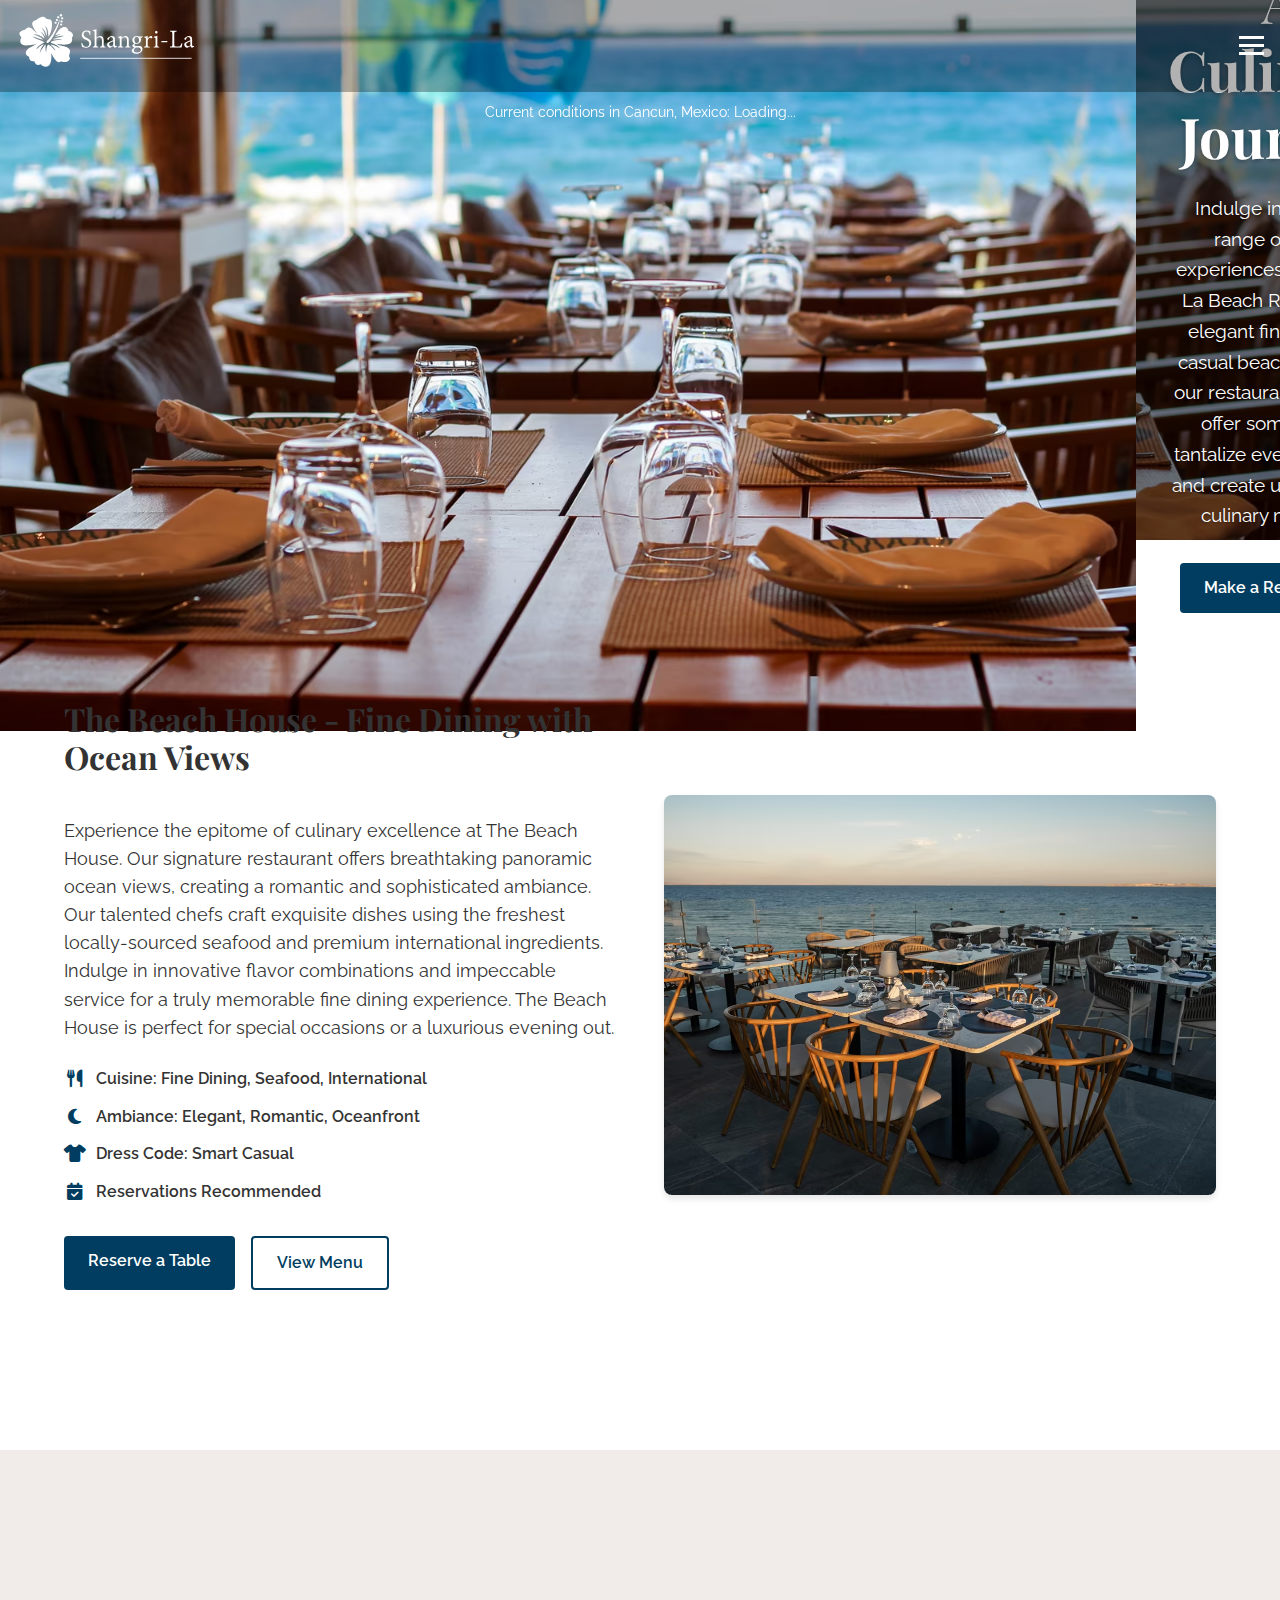
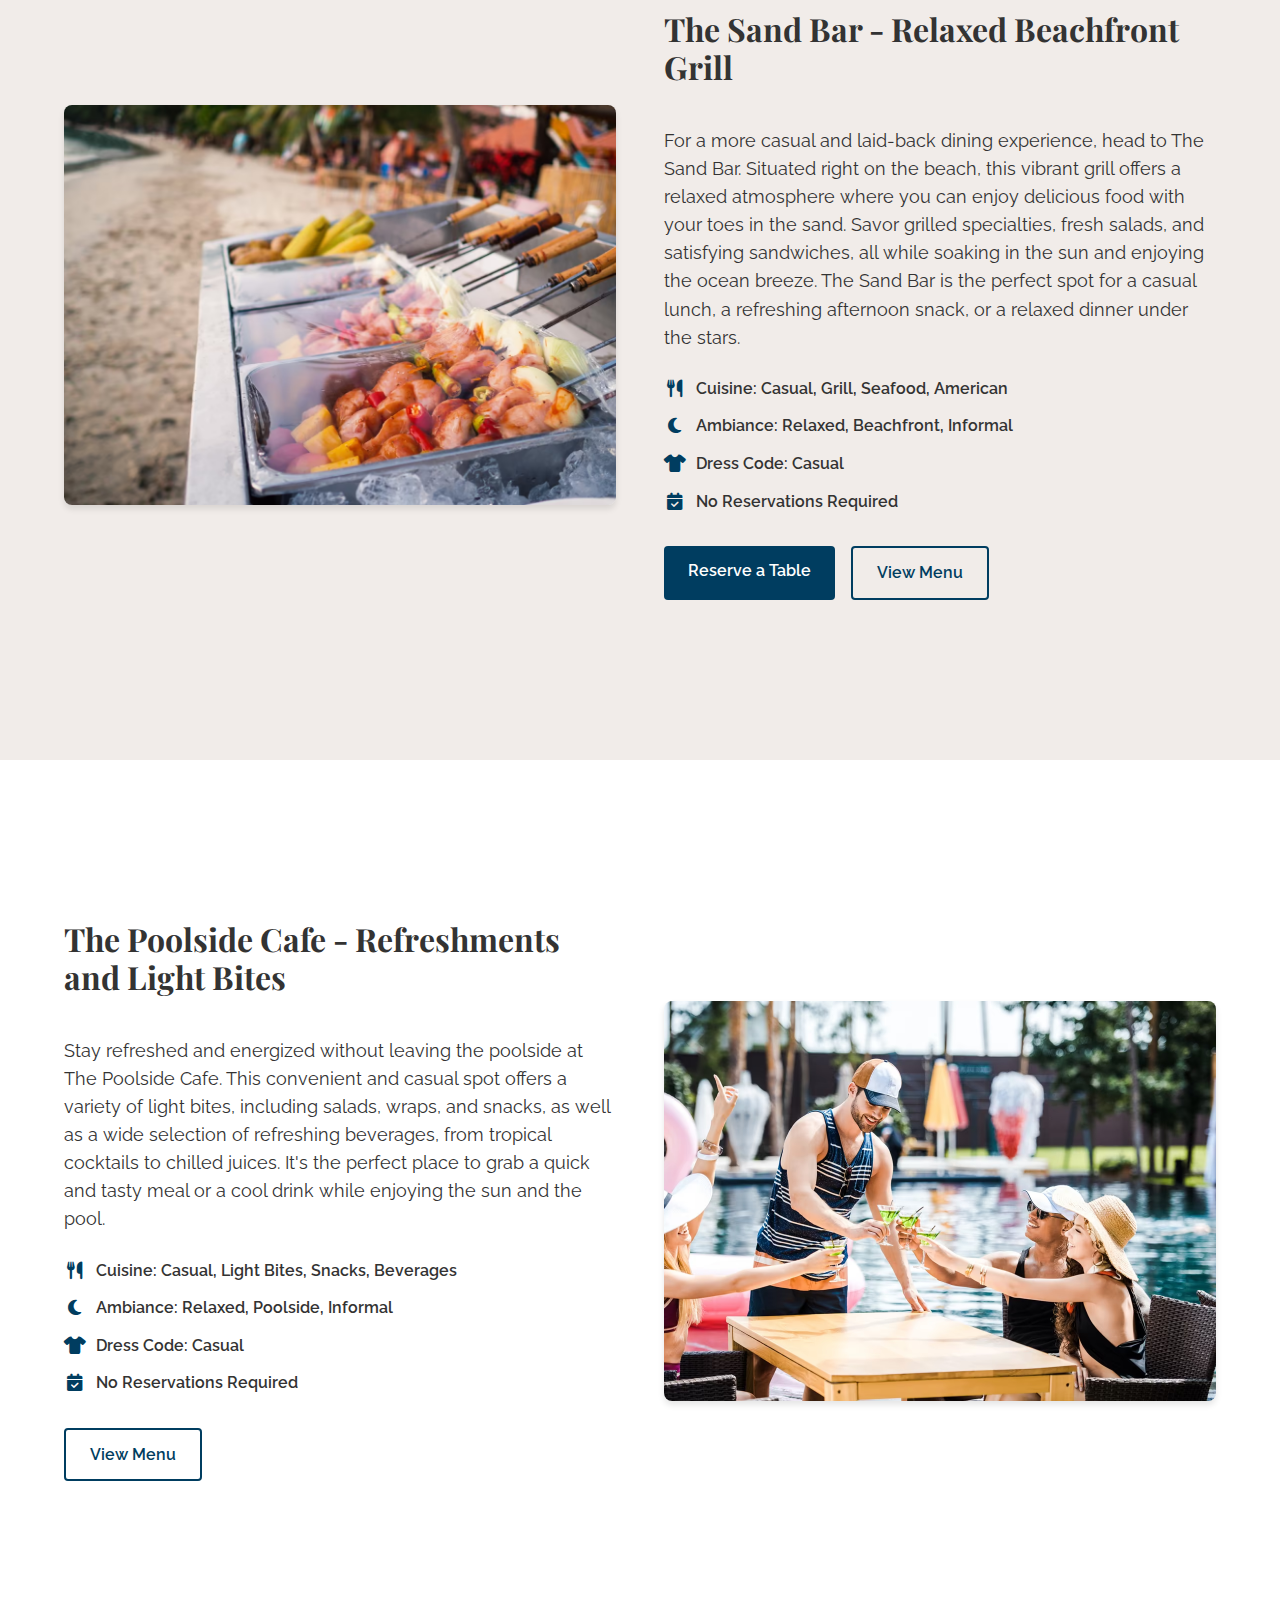
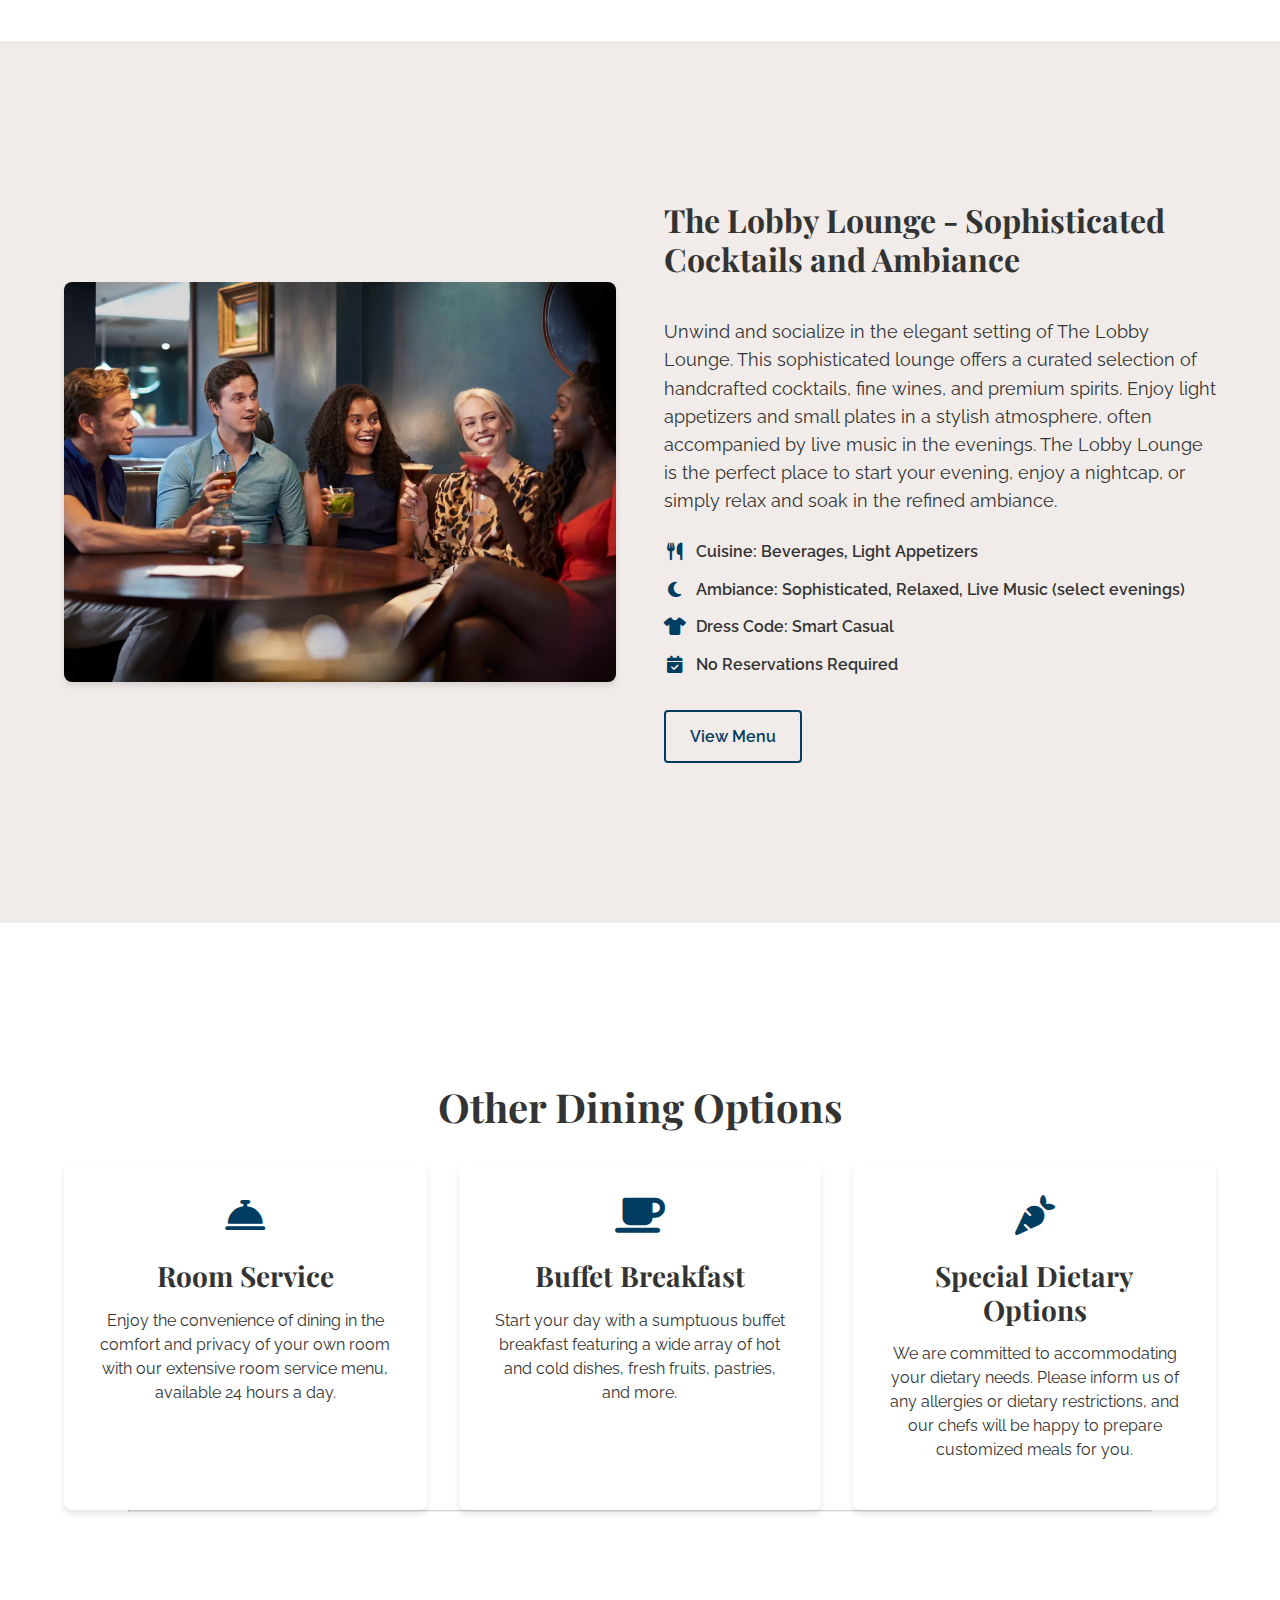
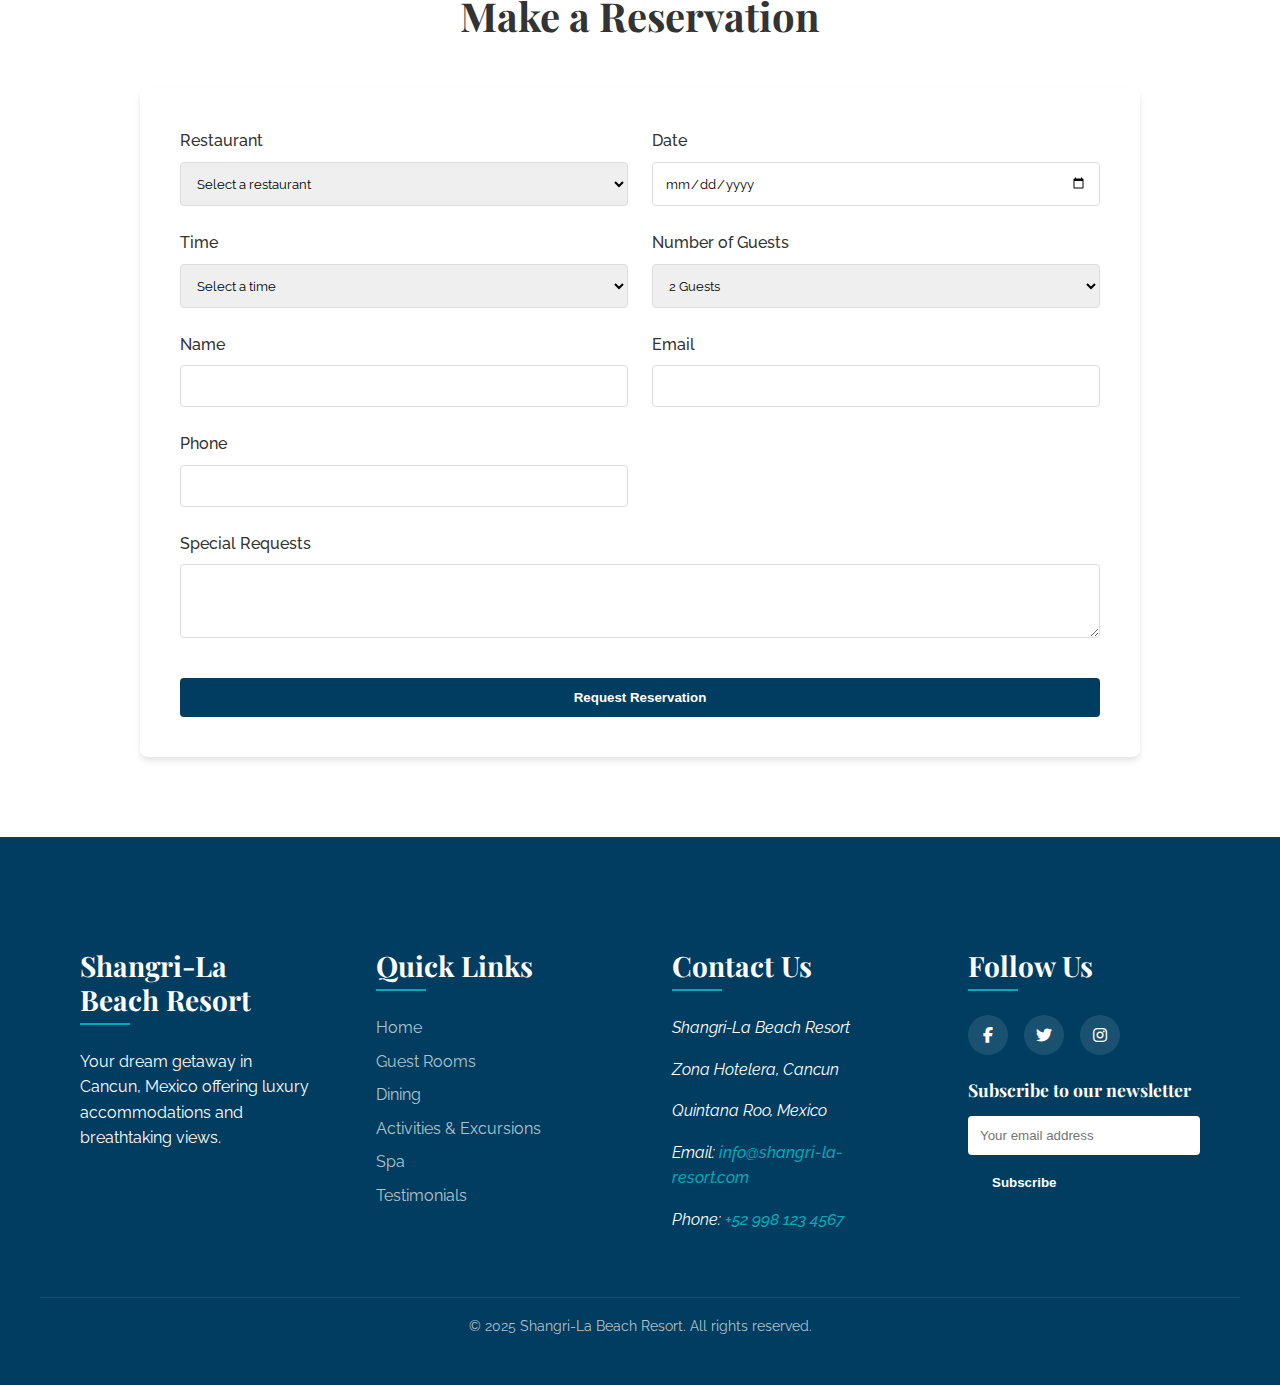
<file: cprg-218-assignment-3/dining.html>
<!DOCTYPE html>
<html lang="en">
<head>
    <meta charset="UTF-8">
    <meta name="viewport" content="width=device-width, initial-scale=1.0">
    <title>Dining | Shangri-La Beach Resort</title>
    <link rel="stylesheet" href="css/styles.css">
    <link rel="stylesheet" href="css/dining.css">
    <link rel="stylesheet" href="css/navbar.css">
    <link rel="icon" href="assets/favicon.png" type="image/x-icon">
    <link rel="stylesheet" href="https://cdnjs.cloudflare.com/ajax/libs/font-awesome/6.4.0/css/all.min.css">
    <link href="https://fonts.googleapis.com/css2?family=Playfair+Display:wght@400;700&family=Raleway:wght@300;400;500;600&display=swap" rel="stylesheet">
</head>
<body>
    <header class="site-header">
    <section class="header-main">
        <div class="container">
            <figure class="logo-wrapper">
                <a href="index.html">
                    <img src="assets/logo.svg" alt="Shangri-La Resort Logo" class="logo" width="180" height="60">
                </a>
            </figure>
            
            <aside class="header-controls">
                <button class="mobile-menu-toggle" aria-label="Toggle menu" aria-expanded="false" aria-controls="main-nav">
                    <span></span>
                    <span></span>
                    <span></span>
                </button>
                <nav id="main-nav" class="main-nav">
                    <ul class="nav-links">
                        <li><a href="index.html">Home</a></li>
                        <li><a href="rooms.html">Guest Rooms</a></li>
                        <li><a href="dining.html" class="active">Dining</a></li>
                        <li><a href="activities.html">Activities & Excursions</a></li>
                        <li><a href="spa.html">Spa</a></li>
                        <li><a href="testimonials.html">Testimonials</a></li>
                        <li><a href="#" class="book-now-btn">Book Now</a></li>
                    </ul>
                </nav>
                <form action="#" method="get" class="search-form" role="search">
                    <input type="text" placeholder="Search..." name="search" aria-label="Search the site">
                    <button type="submit" aria-label="Submit search"><i class="fas fa-search"></i></button>
                </form>
            </aside>
        </div>
    </section>
    
    <section class="weather-bar" aria-label="Weather information">
        <div class="container">
            <p id="weather-display">
                <span>Current conditions in Cancun, Mexico: Loading...</span>
            </p>
        </div>
    </section>
</header>

    <main>
        <section class="dining-hero">
            <img src="assets/images/hero-dining.avif" alt="Dining Hero Image" class="hero-background">
            <span class="hero-overlay"></span>
            <article class="hero-content">
                <h1>A Culinary Journey</h1>
                <p>Indulge in a diverse range of dining experiences at Shangri-La Beach Resort. From elegant fine dining to casual beachfront bites, our restaurants and bars offer something to tantalize every taste bud and create unforgettable culinary moments.</p>
                <a href="#reservation" class="btn btn-primary">Make a Reservation</a>
            </article>
        </section>

        <section class="restaurant-section" id="beach-house">
            <article class="restaurant-detail">
                <figure class="restaurant-image">
                    <img src="./assets/images/the-beach-house.avif" alt="The Beach House Restaurant" width="800" height="500">
                </figure>
                <section class="restaurant-info">
                    <header>
                        <h2>The Beach House - Fine Dining with Ocean Views</h2>
                    </header>
                    <p class="restaurant-description">Experience the epitome of culinary excellence at The Beach House. Our signature restaurant offers breathtaking panoramic ocean views, creating a romantic and sophisticated ambiance. Our talented chefs craft exquisite dishes using the freshest locally-sourced seafood and premium international ingredients. Indulge in innovative flavor combinations and impeccable service for a truly memorable fine dining experience. The Beach House is perfect for special occasions or a luxurious evening out.</p>
                    
                    <section class="restaurant-details">
                        <ul class="details-list">
                            <li><i class="fas fa-utensils"></i> Cuisine: Fine Dining, Seafood, International</li>
                            <li><i class="fas fa-moon"></i> Ambiance: Elegant, Romantic, Oceanfront</li>
                            <li><i class="fas fa-tshirt"></i> Dress Code: Smart Casual</li>
                            <li><i class="fas fa-calendar-check"></i> Reservations Recommended</li>
                        </ul>
                    </section>
                    
                    <footer class="restaurant-actions">
                        <a href="#reservation" class="btn btn-primary">Reserve a Table</a>
                        <a href="#" class="btn btn-secondary">View Menu</a>
                    </footer>
                </section>
            </article>
        </section>

        <section class="restaurant-section" id="sand-bar">
            <article class="restaurant-detail">
                <figure class="restaurant-image">
                    <img src="./assets/images/the-sand-bar.avif" alt="The Sand Bar Restaurant" width="800" height="500">
                </figure>
                <section class="restaurant-info">
                    <header>
                        <h2>The Sand Bar - Relaxed Beachfront Grill</h2>
                    </header>
                    <p class="restaurant-description">For a more casual and laid-back dining experience, head to The Sand Bar. Situated right on the beach, this vibrant grill offers a relaxed atmosphere where you can enjoy delicious food with your toes in the sand. Savor grilled specialties, fresh salads, and satisfying sandwiches, all while soaking in the sun and enjoying the ocean breeze. The Sand Bar is the perfect spot for a casual lunch, a refreshing afternoon snack, or a relaxed dinner under the stars.</p>
                    
                    <section class="restaurant-details">
                        <ul class="details-list">
                            <li><i class="fas fa-utensils"></i> Cuisine: Casual, Grill, Seafood, American</li>
                            <li><i class="fas fa-moon"></i> Ambiance: Relaxed, Beachfront, Informal</li>
                            <li><i class="fas fa-tshirt"></i> Dress Code: Casual</li>
                            <li><i class="fas fa-calendar-check"></i>No Reservations Required</li>
                        </ul>
                    </section>
                    
                    <footer class="restaurant-actions">
                        <a href="#reservation" class="btn btn-primary">Reserve a Table</a>
                        <a href="#" class="btn btn-secondary">View Menu</a>
                    </footer>
                </section>
            </article>
        </section>

        <section class="restaurant-section" id="poolside-cafe">
            <article class="restaurant-detail">
                <figure class="restaurant-image">
                    <img src="./assets/images/the-poolside-cafe.avif" alt="The Poolside Cafe" width="800" height="500">
                </figure>
                <section class="restaurant-info">
                    <header>
                        <h2>The Poolside Cafe - Refreshments and Light Bites</h2>
                    </header>
                    <p class="restaurant-description">Stay refreshed and energized without leaving the poolside at The Poolside Cafe. This convenient and casual spot offers a variety of light bites, including salads, wraps, and snacks, as well as a wide selection of refreshing beverages, from tropical cocktails to chilled juices. It's the perfect place to grab a quick and tasty meal or a cool drink while enjoying the sun and the pool.</p>
                    
                    <section class="restaurant-details">
                        <ul class="details-list">
                            <li><i class="fas fa-utensils"></i> Cuisine: Casual, Light Bites, Snacks, Beverages</li>
                            <li><i class="fas fa-moon"></i> Ambiance: Relaxed, Poolside, Informal</li>
                            <li><i class="fas fa-tshirt"></i> Dress Code: Casual</li>
                            <li><i class="fas fa-calendar-check"></i> No Reservations Required</li>
                        </ul>
                    </section>
                    
                    <footer class="restaurant-actions">
                        <a href="#" class="btn btn-secondary">View Menu</a>
                    </footer>
                </section>
            </article>
        </section>

        <section class="restaurant-section" id="lobby-lounge">
            <article class="restaurant-detail">
                <figure class="restaurant-image">
                    <img src="./assets/images/the-lobby-lounge.avif" alt="The Lobby Lounge" width="800" height="500">
                </figure>
                <section class="restaurant-info">
                    <header>
                        <h2>The Lobby Lounge - Sophisticated Cocktails and Ambiance</h2>
                    </header>
                    <p class="restaurant-description">Unwind and socialize in the elegant setting of The Lobby Lounge. This sophisticated lounge offers a curated selection of handcrafted cocktails, fine wines, and premium spirits. Enjoy light appetizers and small plates in a stylish atmosphere, often accompanied by live music in the evenings. The Lobby Lounge is the perfect place to start your evening, enjoy a nightcap, or simply relax and soak in the refined ambiance.</p>
                    
                    <section class="restaurant-details">
                        <ul class="details-list">
                            <li><i class="fas fa-utensils"></i> Cuisine: Beverages, Light Appetizers</li>
                            <li><i class="fas fa-moon"></i> Ambiance: Sophisticated, Relaxed, Live Music (select evenings)</li>
                            <li><i class="fas fa-tshirt"></i> Dress Code: Smart Casual</li>
                            <li><i class="fas fa-calendar-check"></i>No Reservations Required</li>
                        </ul>
                    </section>
                    
                    <footer class="restaurant-actions">
                        <a href="#" class="btn btn-secondary">View Menu</a>
                    </footer>
                </section>
            </article>
        </section>

        <section class="other-dining-options"></section>
            <h2>Other Dining Options</h2>
            <div class="options-container">
                <article class="dining-option">
                    <i class="fas fa-concierge-bell option-icon"></i>
                    <h3>Room Service</h3>
                    <p>Enjoy the convenience of dining in the comfort and privacy of your own room with our extensive room service menu, available 24 hours a day.</p>
                </article>
                
                <article class="dining-option">
                    <i class="fas fa-coffee option-icon"></i>
                    <h3>Buffet Breakfast</h3>
                    <p>Start your day with a sumptuous buffet breakfast featuring a wide array of hot and cold dishes, fresh fruits, pastries, and more.</p>
                </article>
                
                <article class="dining-option">
                    <i class="fas fa-carrot option-icon"></i>
                    <h3>Special Dietary Options</h3>
                    <p>We are committed to accommodating your dietary needs. Please inform us of any allergies or dietary restrictions, and our chefs will be happy to prepare customized meals for you.</p>
                </article>
            </div>
        </section>
        <hr>
        <section id="reservation" class="reservation-section">
            <h2>Make a Reservation</h2>
            <form id="reservation-form" class="reservation-form">
                <fieldset class="form-group">
                    <label for="restaurant">Restaurant</label>
                    <select id="restaurant" name="restaurant" required aria-required="true">
                        <option value="">Select a restaurant</option>
                        <option value="beach-house">The Beach House</option>
                        <option value="sand-bar">The Sand Bar</option>
                        <option value="poolside-cafe">The Poolside Cafe</option>
                        <option value="lobby-lounge">The Lobby Lounge</option>
                    </select>
                </fieldset>
                <fieldset class="form-group">
                    <label for="date">Date</label>
                    <input type="date" id="date" name="date" required>
                </fieldset>
                <fieldset class="form-group">
                    <label for="time">Time</label>
                    <select id="time" name="time" required>
                        <option value="">Select a time</option>
                        <option value="17:00">5:00 PM</option>
                        <option value="17:30">5:30 PM</option>
                        <option value="18:00">6:00 PM</option>
                        <option value="18:30">6:30 PM</option>
                        <option value="19:00">7:00 PM</option>
                        <option value="19:30">7:30 PM</option>
                        <option value="20:00">8:00 PM</option>
                        <option value="20:30">8:30 PM</option>
                        <option value="21:00">9:00 PM</option>
                    </select>
                </fieldset>
                <fieldset class="form-group">
                    <label for="guests">Number of Guests</label>
                    <select id="guests" name="guests" required>
                        <option value="1">1 Guest</option>
                        <option value="2" selected>2 Guests</option>
                        <option value="3">3 Guests</option>
                        <option value="4">4 Guests</option>
                        <option value="5">5 Guests</option>
                        <option value="6">6 Guests</option>
                        <option value="7">7 Guests</option>
                        <option value="8">8 Guests</option>
                        <option value="9+">9+ Guests</option>
                    </select>
                </fieldset>
                <fieldset class="form-group">
                    <label for="name">Name</label>
                    <input type="text" id="name" name="name" required>
                </fieldset>
                <fieldset class="form-group">
                    <label for="email">Email</label>
                    <input type="email" id="email" name="email" required>
                </fieldset>
                <fieldset class="form-group">
                    <label for="phone">Phone</label>
                    <input type="tel" id="phone" name="phone" required>
                </fieldset>
                <fieldset class="form-group">
                    <label for="special-requests">Special Requests</label>
                    <textarea id="special-requests" name="special-requests" rows="3"></textarea>
                </fieldset>
                <fieldset class="form-group form-submit">
                    <button type="submit" class="btn btn-primary">Request Reservation</button>
                </fieldset>
            </form>
        </section>
    </main>

    <footer class="site-footer">
        <section class="footer-content">
            <section class="footer-info">
                <h3>Shangri-La Beach Resort</h3>
                <p>Your dream getaway in Cancun, Mexico offering luxury accommodations and breathtaking views.</p>
            </section>
            <nav class="footer-navigation">
                <h3>Quick Links</h3>
                <ul class="footer-links">
                    <li><a href="index.html">Home</a></li>
                    <li><a href="rooms.html">Guest Rooms</a></li>
                    <li><a href="dining.html">Dining</a></li>
                    <li><a href="activities.html">Activities & Excursions</a></li>
                    <li><a href="spa.html">Spa</a></li>
                    <li><a href="testimonials.html">Testimonials</a></li>
                </ul>
            </nav>
            <section class="footer-contact">
                <h3>Contact Us</h3>
                <address>
                    <p>Shangri-La Beach Resort</p>
                    <p>Zona Hotelera, Cancun</p>
                    <p>Quintana Roo, Mexico</p>
                    <p>Email: <a href="mailto:info@shangri-la-resort.com">info@shangri-la-resort.com</a></p>
                    <p>Phone: <a href="tel:+529981234567">+52 998 123 4567</a></p>
                </address>
            </section>
            <section class="footer-social">
                <h3>Follow Us</h3>
                <ul class="social-links">
                    <li><a href="#" aria-label="Facebook"><i class="fab fa-facebook-f"></i></a></li>
                    <li><a href="#" aria-label="Twitter"><i class="fab fa-twitter"></i></a></li>
                    <li><a href="#" aria-label="Instagram"><i class="fab fa-instagram"></i></a></li>
                </ul>
                <section class="newsletter">
                    <h4>Subscribe to our newsletter</h4>
                    <form action="#" method="post" class="newsletter-form">
                        <input type="email" placeholder="Your email address" required>
                        <button type="submit" class="btn btn-primary">Subscribe</button>
                    </form>
                </section>
            </section>
        </section>
        <section class="footer-legal">
            <p>&copy; 2025 Shangri-La Beach Resort. All rights reserved.</p>
        </section>
    </footer>

    <script src="js/weather.js"></script>
    <script src="js/script.js"></script>
    <script src="js/navbar.js" defer></script>
</body>
</html>
</file>
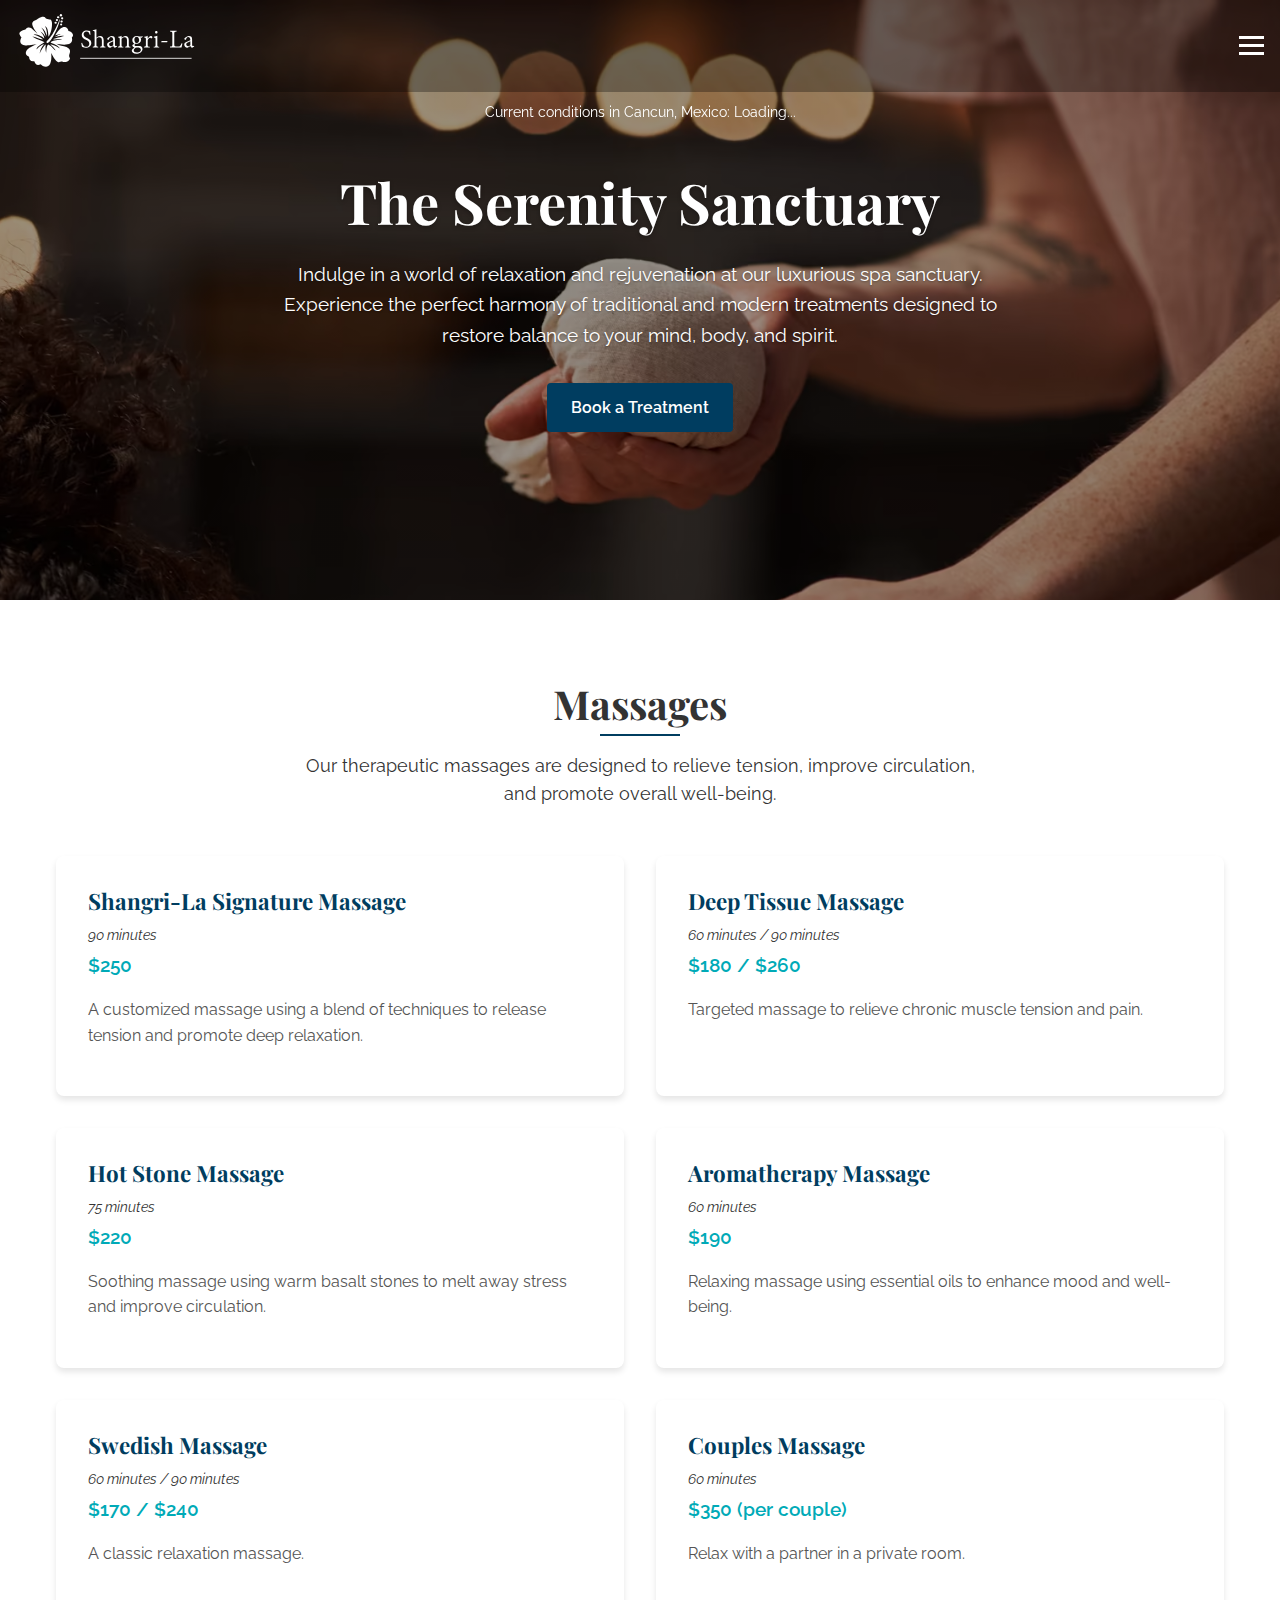
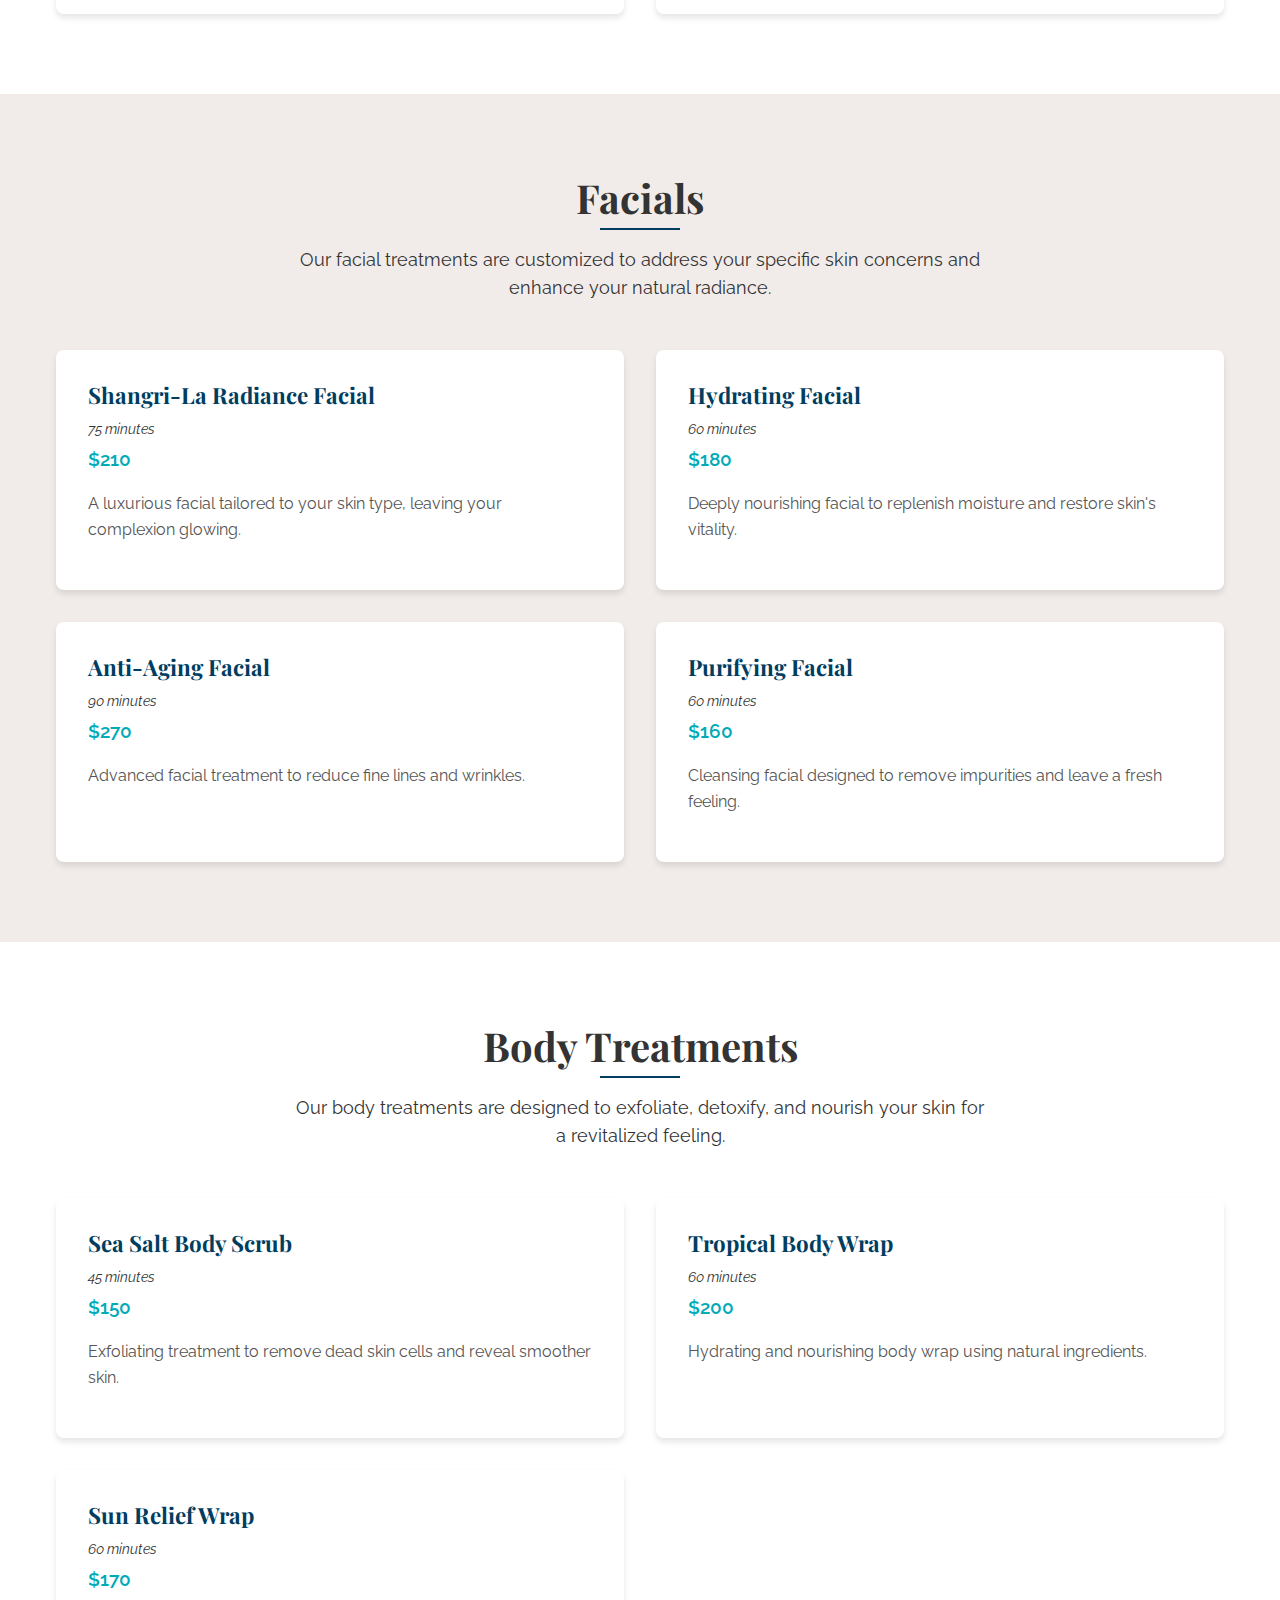
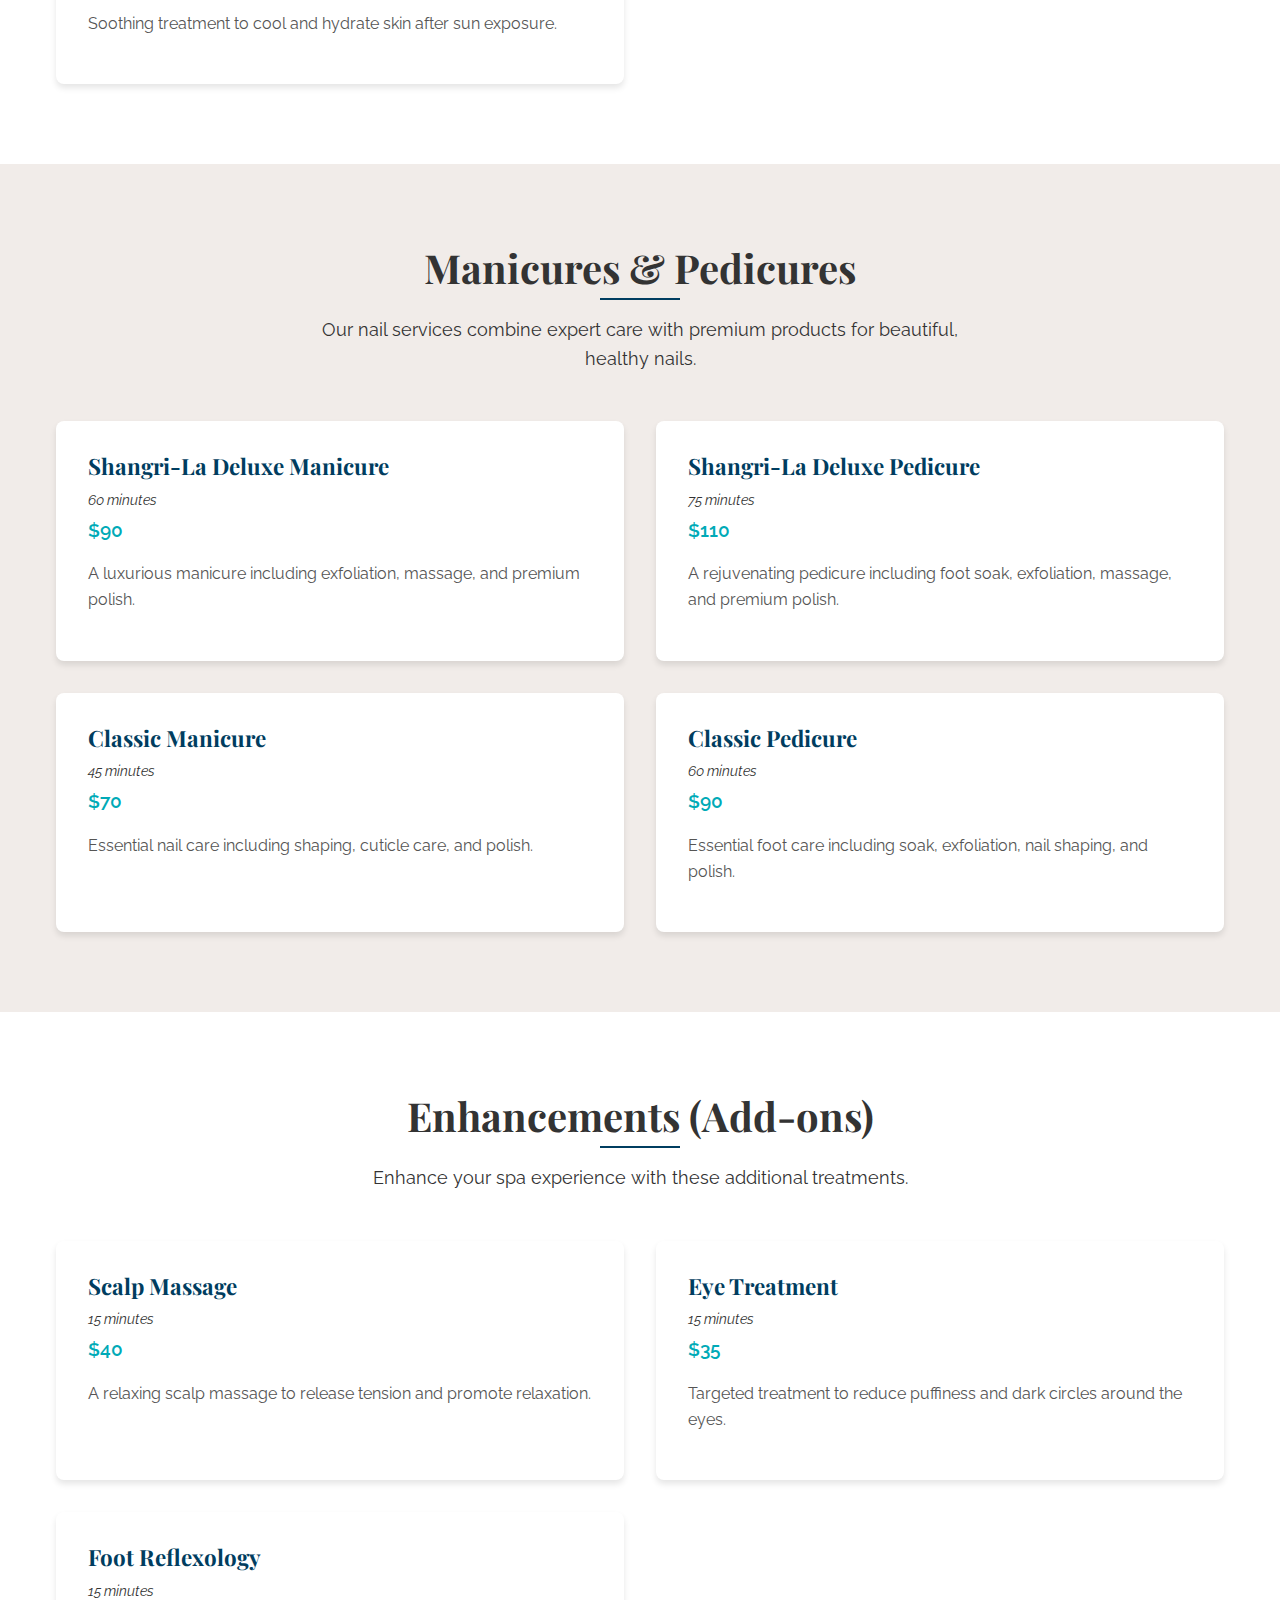
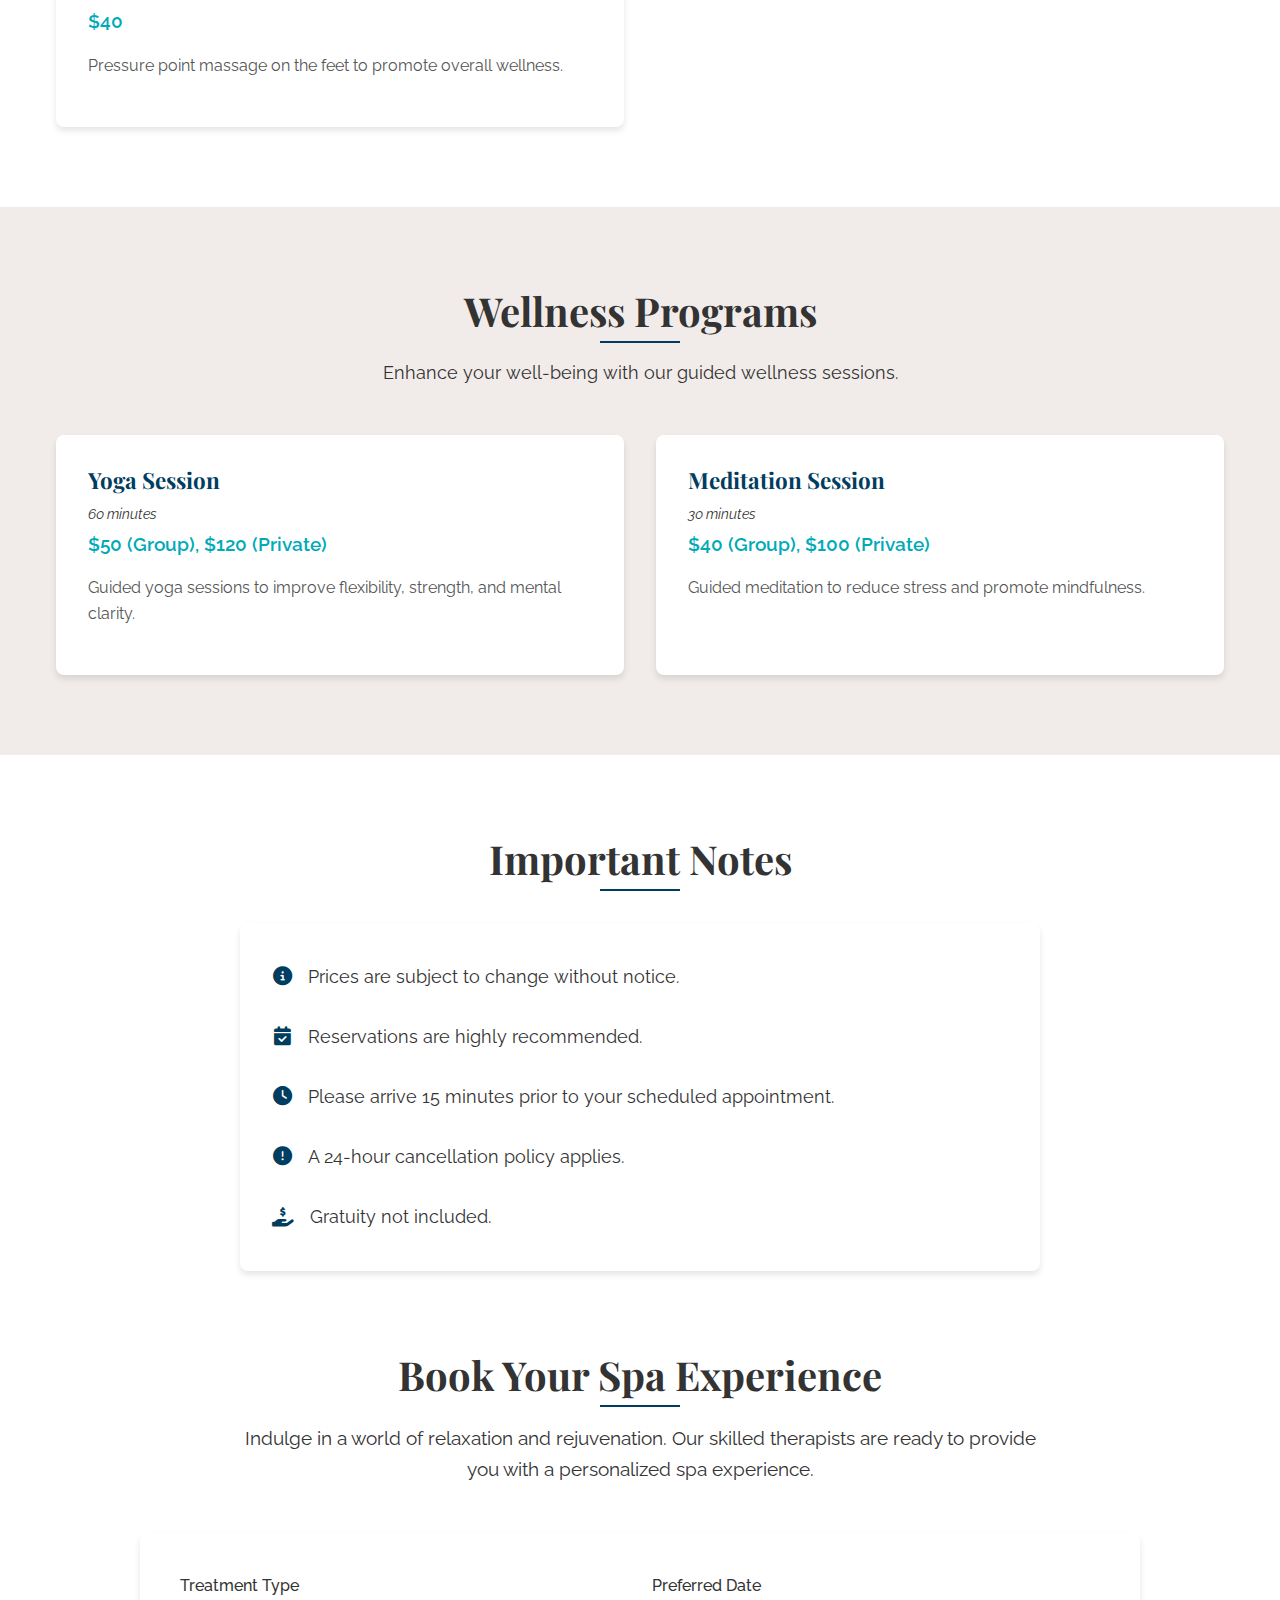
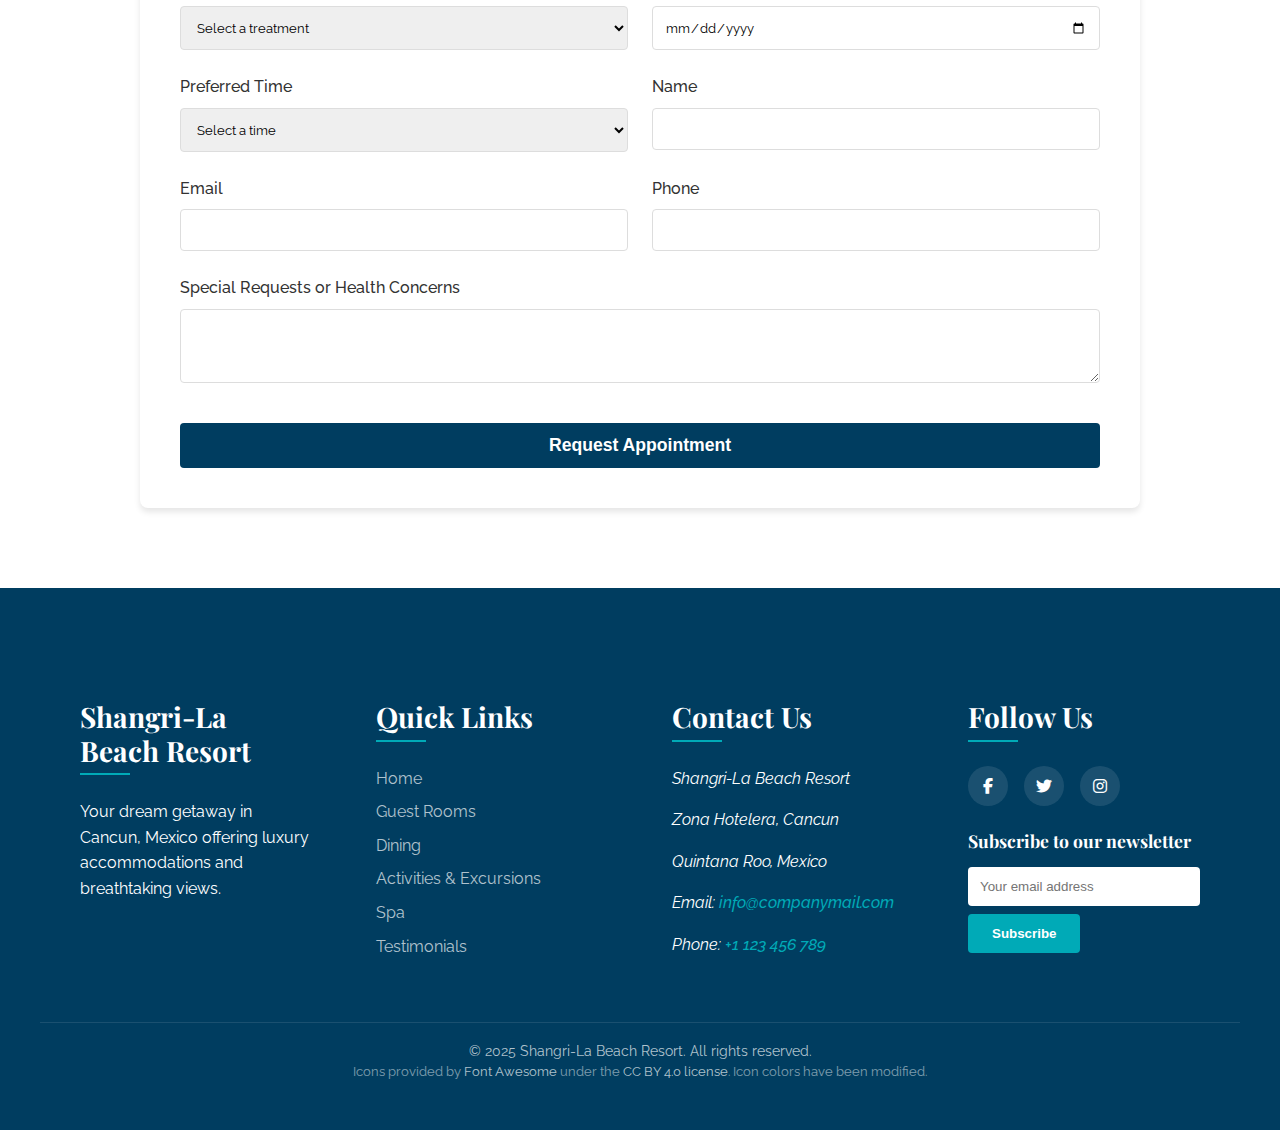
<file: cprg-218-assignment-3/spa.html>
<!DOCTYPE html>
<html lang="en">
<head>
    <meta charset="UTF-8">
    <meta name="viewport" content="width=device-width, initial-scale=1.0">
    <title>Spa & Wellness | Shangri-La Beach Resort</title>
    <link rel="stylesheet" href="css/styles.css">
    <link rel="stylesheet" href="css/navbar.css">
    <link rel="stylesheet" href="css/spa.css">
    <link rel="icon" href="assets/favicon.png" type="image/x-icon">
    <link rel="stylesheet" href="https://cdnjs.cloudflare.com/ajax/libs/font-awesome/6.4.0/css/all.min.css">
    <link href="https://fonts.googleapis.com/css2?family=Playfair+Display:wght@400;700&family=Raleway:wght@300;400;500;600&display=swap" rel="stylesheet">
</head>
<body>
    <header class="site-header">
        <section class="header-main">
            <div class="container">
                <figure class="logo-wrapper">
                    <a href="index.html">
                        <img src="assets/logo.svg" alt="Shangri-La Resort Logo" class="logo" width="180" height="60">
                    </a>
                </figure>
                
                <aside class="header-controls">
                    <button class="mobile-menu-toggle" aria-label="Toggle menu" aria-expanded="false" aria-controls="main-nav">
                        <span></span>
                        <span></span>
                        <span></span>
                    </button>
                    <nav id="main-nav" class="main-nav">
                        <ul class="nav-links">
                            <li><a href="index.html">Home</a></li>
                            <li><a href="rooms.html">Guest Rooms</a></li>
                            <li><a href="dining.html">Dining</a></li>
                            <li><a href="activities.html">Activities & Excursions</a></li>
                            <li><a href="spa.html" class="active">Spa</a></li>
                            <li><a href="testimonials.html">Testimonials</a></li>
                            <li><a href="#" class="book-now-btn">Book Now</a></li>
                        </ul>
                    </nav>
                    <form action="#" method="get" class="search-form" role="search">
                        <input type="text" placeholder="Search..." name="search" aria-label="Search the site">
                        <button type="submit" aria-label="Submit search"><i class="fas fa-search"></i></button>
                    </form>
                </aside>
            </div>
        </section>
        <section class="weather-bar" aria-label="Weather information">
            <div class="container">
                <p id="weather-display">
                    <span>Current conditions in Cancun, Mexico: Loading...</span>
                </p>
            </div>
        </section>
    </header>

    <main>
        <section class="hero spa-hero">
            <article class="hero-content">
                <h1>The Serenity Sanctuary</h1>
                <p>Indulge in a world of relaxation and rejuvenation at our luxurious spa sanctuary. Experience the perfect harmony of traditional and modern treatments designed to restore balance to your mind, body, and spirit.</p>
                <div class="hero-buttons">
                    <a href="#booking" class="btn btn-primary">Book a Treatment</a>
                </div>
            </article>
        </section>

        <section class="spa-services" id="massages">
            <header class="service-category-header container">
                <h2>Massages</h2>
                <p>Our therapeutic massages are designed to relieve tension, improve circulation, and promote overall well-being.</p>
            </header>
            
            <ul class="services-list container">
                <li class="service-item">
                    <article class="service-card">
                        <header class="service-header">
                            <h3>Shangri-La Signature Massage</h3>
                            <div class="service-meta">
                                <span class="service-duration">90 minutes</span>
                                <span class="service-price">$250</span>
                            </div>
                        </header>
                        <p class="service-description">A customized massage using a blend of techniques to release tension and promote deep relaxation.</p>
                    </article>
                </li>
                
                <li class="service-item">
                    <article class="service-card">
                        <header class="service-header">
                            <h3>Deep Tissue Massage</h3>
                            <div class="service-meta">
                                <span class="service-duration">60 minutes / 90 minutes</span>
                                <span class="service-price">$180 / $260</span>
                            </div>
                        </header>
                        <p class="service-description">Targeted massage to relieve chronic muscle tension and pain.</p>
                    </article>
                </li>
                
                <li class="service-item">
                    <article class="service-card">
                        <header class="service-header">
                            <h3>Hot Stone Massage</h3>
                            <div class="service-meta">
                                <span class="service-duration">75 minutes</span>
                                <span class="service-price">$220</span>
                            </div>
                        </header>
                        <p class="service-description">Soothing massage using warm basalt stones to melt away stress and improve circulation.</p>
                    </article>
                </li>
                
                <li class="service-item">
                    <article class="service-card">
                        <header class="service-header">
                            <h3>Aromatherapy Massage</h3>
                            <div class="service-meta">
                                <span class="service-duration">60 minutes</span>
                                <span class="service-price">$190</span>
                            </div>
                        </header>
                        <p class="service-description">Relaxing massage using essential oils to enhance mood and well-being.</p>
                    </article>
                </li>
                
                <li class="service-item">
                    <article class="service-card">
                        <header class="service-header">
                            <h3>Swedish Massage</h3>
                            <div class="service-meta">
                                <span class="service-duration">60 minutes / 90 minutes</span>
                                <span class="service-price">$170 / $240</span>
                            </div>
                        </header>
                        <p class="service-description">A classic relaxation massage.</p>
                    </article>
                </li>
                
                <li class="service-item">
                    <article class="service-card">
                        <header class="service-header">
                            <h3>Couples Massage</h3>
                            <div class="service-meta">
                                <span class="service-duration">60 minutes</span>
                                <span class="service-price">$350 (per couple)</span>
                            </div>
                        </header>
                        <p class="service-description">Relax with a partner in a private room.</p>
                    </article>
                </li>
            </ul>
        </section>

        <section class="spa-services" id="facials">
            <header class="service-category-header container">
                <h2>Facials</h2>
                <p>Our facial treatments are customized to address your specific skin concerns and enhance your natural radiance.</p>
            </header>
            
            <ul class="services-list container">
                <li class="service-item">
                    <article class="service-card">
                        <header class="service-header">
                            <h3>Shangri-La Radiance Facial</h3>
                            <div class="service-meta">
                                <span class="service-duration">75 minutes</span>
                                <span class="service-price">$210</span>
                            </div>
                        </header>
                        <p class="service-description">A luxurious facial tailored to your skin type, leaving your complexion glowing.</p>
                    </article>
                </li>
                
                <li class="service-item">
                    <article class="service-card">
                        <header class="service-header">
                            <h3>Hydrating Facial</h3>
                            <div class="service-meta">
                                <span class="service-duration">60 minutes</span>
                                <span class="service-price">$180</span>
                            </div>
                        </header>
                        <p class="service-description">Deeply nourishing facial to replenish moisture and restore skin's vitality.</p>
                    </article>
                </li>
                
                <li class="service-item">
                    <article class="service-card">
                        <header class="service-header">
                            <h3>Anti-Aging Facial</h3>
                            <div class="service-meta">
                                <span class="service-duration">90 minutes</span>
                                <span class="service-price">$270</span>
                            </div>
                        </header>
                        <p class="service-description">Advanced facial treatment to reduce fine lines and wrinkles.</p>
                    </article>
                </li>
                
                <li class="service-item">
                    <article class="service-card">
                        <header class="service-header">
                            <h3>Purifying Facial</h3>
                            <div class="service-meta">
                                <span class="service-duration">60 minutes</span>
                                <span class="service-price">$160</span>
                            </div>
                        </header>
                        <p class="service-description">Cleansing facial designed to remove impurities and leave a fresh feeling.</p>
                    </article>
                </li>
            </ul>
        </section>

        <section class="spa-services" id="body-treatments">
            <header class="service-category-header container">
                <h2>Body Treatments</h2>
                <p>Our body treatments are designed to exfoliate, detoxify, and nourish your skin for a revitalized feeling.</p>
            </header>
            
            <ul class="services-list container">
                <li class="service-item">
                    <article class="service-card">
                        <header class="service-header">
                            <h3>Sea Salt Body Scrub</h3>
                            <div class="service-meta">
                                <span class="service-duration">45 minutes</span>
                                <span class="service-price">$150</span>
                            </div>
                        </header>
                        <p class="service-description">Exfoliating treatment to remove dead skin cells and reveal smoother skin.</p>
                    </article>
                </li>
                
                <li class="service-item">
                    <article class="service-card">
                        <header class="service-header">
                            <h3>Tropical Body Wrap</h3>
                            <div class="service-meta">
                                <span class="service-duration">60 minutes</span>
                                <span class="service-price">$200</span>
                            </div>
                        </header>
                        <p class="service-description">Hydrating and nourishing body wrap using natural ingredients.</p>
                    </article>
                </li>
                
                <li class="service-item">
                    <article class="service-card">
                        <header class="service-header">
                            <h3>Sun Relief Wrap</h3>
                            <div class="service-meta">
                                <span class="service-duration">60 minutes</span>
                                <span class="service-price">$170</span>
                            </div>
                        </header>
                        <p class="service-description">Soothing treatment to cool and hydrate skin after sun exposure.</p>
                    </article>
                </li>
            </ul>
        </section>

        <section class="spa-services" id="nail-services">
            <header class="service-category-header container">
                <h2>Manicures & Pedicures</h2>
                <p>Our nail services combine expert care with premium products for beautiful, healthy nails.</p>
            </header>
            
            <ul class="services-list container">
                <li class="service-item">
                    <article class="service-card">
                        <header class="service-header">
                            <h3>Shangri-La Deluxe Manicure</h3>
                            <div class="service-meta">
                                <span class="service-duration">60 minutes</span>
                                <span class="service-price">$90</span>
                            </div>
                        </header>
                        <p class="service-description">A luxurious manicure including exfoliation, massage, and premium polish.</p>
                    </article>
                </li>
                
                <li class="service-item">
                    <article class="service-card">
                        <header class="service-header">
                            <h3>Shangri-La Deluxe Pedicure</h3>
                            <div class="service-meta">
                                <span class="service-duration">75 minutes</span>
                                <span class="service-price">$110</span>
                            </div>
                        </header>
                        <p class="service-description">A rejuvenating pedicure including foot soak, exfoliation, massage, and premium polish.</p>
                    </article>
                </li>
                
                <li class="service-item">
                    <article class="service-card">
                        <header class="service-header">
                            <h3>Classic Manicure</h3>
                            <div class="service-meta">
                                <span class="service-duration">45 minutes</span>
                                <span class="service-price">$70</span>
                            </div>
                        </header>
                        <p class="service-description">Essential nail care including shaping, cuticle care, and polish.</p>
                    </article>
                </li>
                
                <li class="service-item">
                    <article class="service-card">
                        <header class="service-header">
                            <h3>Classic Pedicure</h3>
                            <div class="service-meta">
                                <span class="service-duration">60 minutes</span>
                                <span class="service-price">$90</span>
                            </div>
                        </header>
                        <p class="service-description">Essential foot care including soak, exfoliation, nail shaping, and polish.</p>
                    </article>
                </li>
            </ul>
        </section>

        <section class="spa-services" id="enhancements">
            <header class="service-category-header container">
                <h2>Enhancements (Add-ons)</h2>
                <p>Enhance your spa experience with these additional treatments.</p>
            </header>
            
            <ul class="services-list container">
                <li class="service-item">
                    <article class="service-card">
                        <header class="service-header">
                            <h3>Scalp Massage</h3>
                            <div class="service-meta">
                                <span class="service-duration">15 minutes</span>
                                <span class="service-price">$40</span>
                            </div>
                        </header>
                        <p class="service-description">A relaxing scalp massage to release tension and promote relaxation.</p>
                    </article>
                </li>
                
                <li class="service-item">
                    <article class="service-card">
                        <header class="service-header">
                            <h3>Eye Treatment</h3>
                            <div class="service-meta">
                                <span class="service-duration">15 minutes</span>
                                <span class="service-price">$35</span>
                            </div>
                        </header>
                        <p class="service-description">Targeted treatment to reduce puffiness and dark circles around the eyes.</p>
                    </article>
                </li>
                
                <li class="service-item">
                    <article class="service-card">
                        <header class="service-header">
                            <h3>Foot Reflexology</h3>
                            <div class="service-meta">
                                <span class="service-duration">15 minutes</span>
                                <span class="service-price">$40</span>
                            </div>
                        </header>
                        <p class="service-description">Pressure point massage on the feet to promote overall wellness.</p>
                    </article>
                </li>
            </ul>
        </section>

        <section class="spa-services" id="wellness">
            <header class="service-category-header container">
                <h2>Wellness Programs</h2>
                <p>Enhance your well-being with our guided wellness sessions.</p>
            </header>
            
            <ul class="services-list container">
                <li class="service-item">
                    <article class="service-card">
                        <header class="service-header">
                            <h3>Yoga Session</h3>
                            <div class="service-meta">
                                <span class="service-duration">60 minutes</span>
                                <span class="service-price">$50 (Group), $120 (Private)</span>
                            </div>
                        </header>
                        <p class="service-description">Guided yoga sessions to improve flexibility, strength, and mental clarity.</p>
                    </article>
                </li>
                
                <li class="service-item">
                    <article class="service-card">
                        <header class="service-header">
                            <h3>Meditation Session</h3>
                            <div class="service-meta">
                                <span class="service-duration">30 minutes</span>
                                <span class="service-price">$40 (Group), $100 (Private)</span>
                            </div>
                        </header>
                        <p class="service-description">Guided meditation to reduce stress and promote mindfulness.</p>
                    </article>
                </li>
            </ul>
        </section>

        <section class="spa-notes">
            <h2>Important Notes</h2>
            <article class="notes-card">
                <ul class="notes-list">
                    <li class="note-item info-note">
                        <i class="fas fa-info-circle"></i>
                        <span>Prices are subject to change without notice.</span>
                    </li>
                    <li class="note-item reservation-note">
                        <i class="fas fa-calendar-check"></i>
                        <span>Reservations are highly recommended.</span>
                    </li>
                    <li class="note-item time-note">
                        <i class="fas fa-clock"></i>
                        <span>Please arrive 15 minutes prior to your scheduled appointment.</span>
                    </li>
                    <li class="note-item policy-note">
                        <i class="fas fa-exclamation-circle"></i>
                        <span>A 24-hour cancellation policy applies.</span>
                    </li>
                    <li class="note-item gratuity-note">
                        <i class="fas fa-hand-holding-usd"></i>
                        <span>Gratuity not included.</span>
                    </li>
                </ul>
            </article>
        </section>

        <section id="booking" class="booking-section">
            <h2>Book Your Spa Experience</h2>
            <p class="booking-intro">Indulge in a world of relaxation and rejuvenation. Our skilled therapists are ready to provide you with a personalized spa experience.</p>
            
            <article class="booking-card">
                <form id="spa-booking-form" class="booking-form">
                    <fieldset class="form-group">
                        <label for="treatment-type">Treatment Type</label>
                        <select id="treatment-type" name="treatment-type" required>
                            <option value="">Select a treatment</option>
                            <optgroup label="Massages">
                                <option value="signature-massage">Shangri-La Signature Massage</option>
                                <option value="deep-tissue">Deep Tissue Massage</option>
                                <option value="hot-stone">Hot Stone Massage</option>
                                <option value="aromatherapy">Aromatherapy Massage</option>
                                <option value="swedish">Swedish Massage</option>
                                <option value="couples">Couples Massage</option>
                            </optgroup>
                            <optgroup label="Facials">
                                <option value="radiance-facial">Shangri-La Radiance Facial</option>
                                <option value="hydrating">Hydrating Facial</option>
                                <option value="anti-aging">Anti-Aging Facial</option>
                                <option value="purifying">Purifying Facial</option>
                            </optgroup>
                            <optgroup label="Body Treatments">
                                <option value="salt-scrub">Sea Salt Body Scrub</option>
                                <option value="body-wrap">Tropical Body Wrap</option>
                                <option value="sun-relief">Sun Relief Wrap</option>
                            </optgroup>
                            <optgroup label="Nail Services">
                                <option value="deluxe-manicure">Shangri-La Deluxe Manicure</option>
                                <option value="deluxe-pedicure">Shangri-La Deluxe Pedicure</option>
                                <option value="classic-manicure">Classic Manicure</option>
                                <option value="classic-pedicure">Classic Pedicure</option>
                            </optgroup>
                            <optgroup label="Wellness Programs">
                                <option value="yoga-group">Yoga Session (Group)</option>
                                <option value="yoga-private">Yoga Session (Private)</option>
                                <option value="meditation-group">Meditation Session (Group)</option>
                                <option value="meditation-private">Meditation Session (Private)</option>
                            </optgroup>
                        </select>
                    </fieldset>
                    <fieldset class="form-group">
                        <label for="treatment-date">Preferred Date</label>
                        <input type="date" id="treatment-date" name="treatment-date" required>
                    </fieldset>
                    <fieldset class="form-group">
                        <label for="treatment-time">Preferred Time</label>
                        <select id="treatment-time" name="treatment-time" required>
                            <option value="">Select a time</option>
                            <option value="9:00">9:00 AM</option>
                            <option value="10:00">10:00 AM</option>
                            <option value="11:00">11:00 AM</option>
                            <option value="12:00">12:00 PM</option>
                            <option value="13:00">1:00 PM</option>
                            <option value="14:00">2:00 PM</option>
                            <option value="15:00">3:00 PM</option>
                            <option value="16:00">4:00 PM</option>
                            <option value="17:00">5:00 PM</option>
                            <option value="18:00">6:00 PM</option>
                        </select>
                    </fieldset>
                    <fieldset class="form-group">
                        <label for="name">Name</label>
                        <input type="text" id="name" name="name" required>
                    </fieldset>
                    <fieldset class="form-group">
                        <label for="email">Email</label>
                        <input type="email" id="email" name="email" required>
                    </fieldset>
                    <fieldset class="form-group">
                        <label for="phone">Phone</label>
                        <input type="tel" id="phone" name="phone" required>
                    </fieldset>
                    <fieldset class="form-group">
                        <label for="special-requests">Special Requests or Health Concerns</label>
                        <textarea id="special-requests" name="special-requests" rows="3"></textarea>
                    </fieldset>
                    <fieldset class="form-group form-submit">
                        <button type="submit" class="btn btn-primary">Request Appointment</button>
                    </fieldset>
                </form>
            </article>
        </section>
    </main>

    <footer class="site-footer">
        <section class="footer-content">
            <section class="footer-info">
                <h3>Shangri-La Beach Resort</h3>
                <p>Your dream getaway in Cancun, Mexico offering luxury accommodations and breathtaking views.</p>
            </section>
            <nav class="footer-navigation">
                <h3>Quick Links</h3>
                <ul class="footer-links">
                    <li><a href="index.html">Home</a></li>
                    <li><a href="rooms.html">Guest Rooms</a></li>
                    <li><a href="dining.html">Dining</a></li>
                    <li><a href="activities.html">Activities & Excursions</a></li>
                    <li><a href="spa.html">Spa</a></li>
                    <li><a href="testimonials.html">Testimonials</a></li>
                </ul>
            </nav>
            <section class="footer-contact">
                <h3>Contact Us</h3>
                <address>
                    <p>Shangri-La Beach Resort</p>
                    <p>Zona Hotelera, Cancun</p>
                    <p>Quintana Roo, Mexico</p>
                    <p>Email: <a href="#" class="contact-link">info@companymail.com</a></p>
                    <p>Phone: <a href="#" class="contact-link">+1 123 456 789</a></p>
                </address>
            </section>
            <section class="footer-social">
                <h3>Follow Us</h3>
                <ul class="social-links">
                    <li><a href="#" aria-label="Facebook"><i class="fab fa-facebook-f"></i></a></li>
                    <li><a href="#" aria-label="Twitter"><i class="fab fa-twitter"></i></a></li>
                    <li><a href="#" aria-label="Instagram"><i class="fab fa-instagram"></i></a></li>
                </ul>
                <section class="newsletter">
                    <h4>Subscribe to our newsletter</h4>
                    <form action="#" method="post" class="newsletter-form">
                        <input type="email" placeholder="Your email address" required>
                        <button type="submit" class="btn btn-primary" id="btn-subscribe">Subscribe</button>
                    </form>
                </section>
            </section>
        </section>
        <section class="footer-legal">
            <p>&copy; 2025 Shangri-La Beach Resort. All rights reserved.</p>
            <p class="attribution">Icons provided by <a href="https://fontawesome.com/" target="_blank" rel="noopener">Font Awesome</a> under the <a href="https://creativecommons.org/licenses/by/4.0/" target="_blank" rel="noopener">CC BY 4.0 license</a>. Icon colors have been modified.</p>
        </section>
    </footer>


    <script src="js/weather.js"></script>
    <script src="js/script.js"></script>
    <script src="js/navbar.js" defer></script>
</body>
</html>
</file>
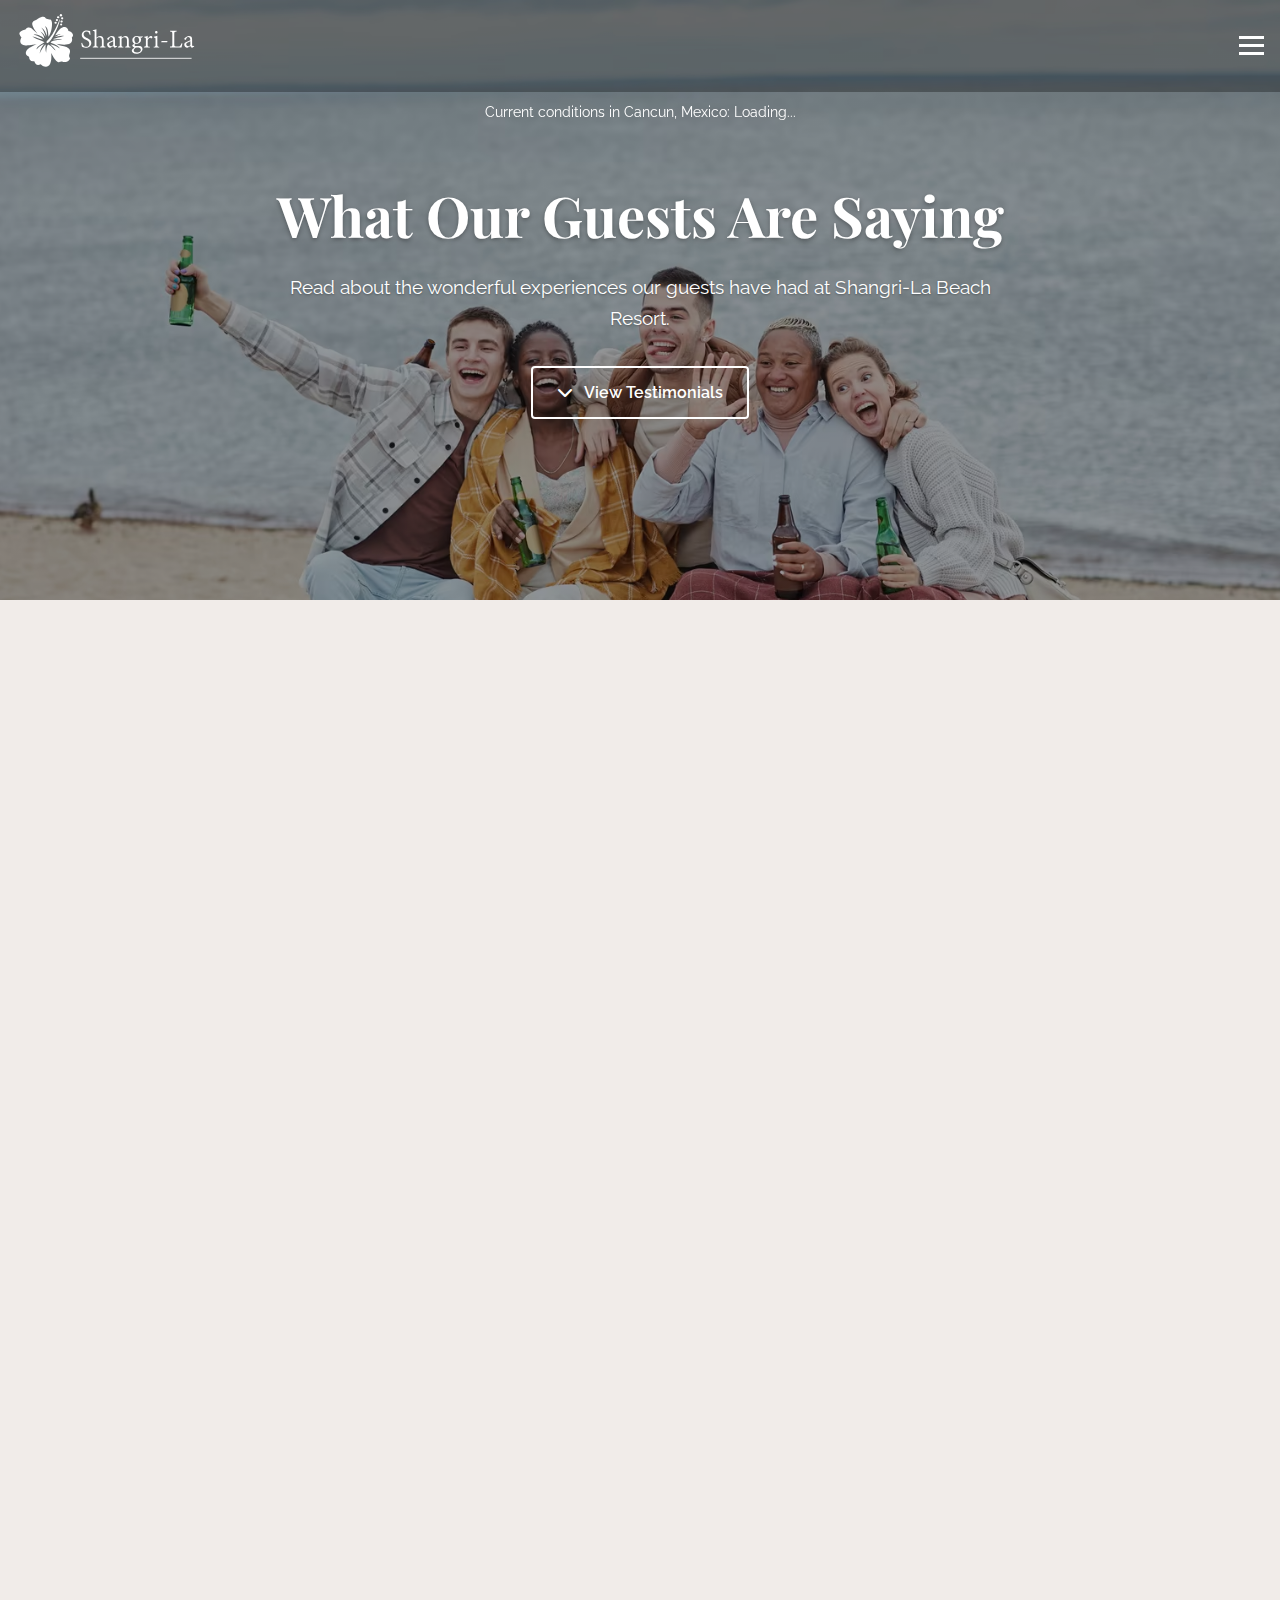
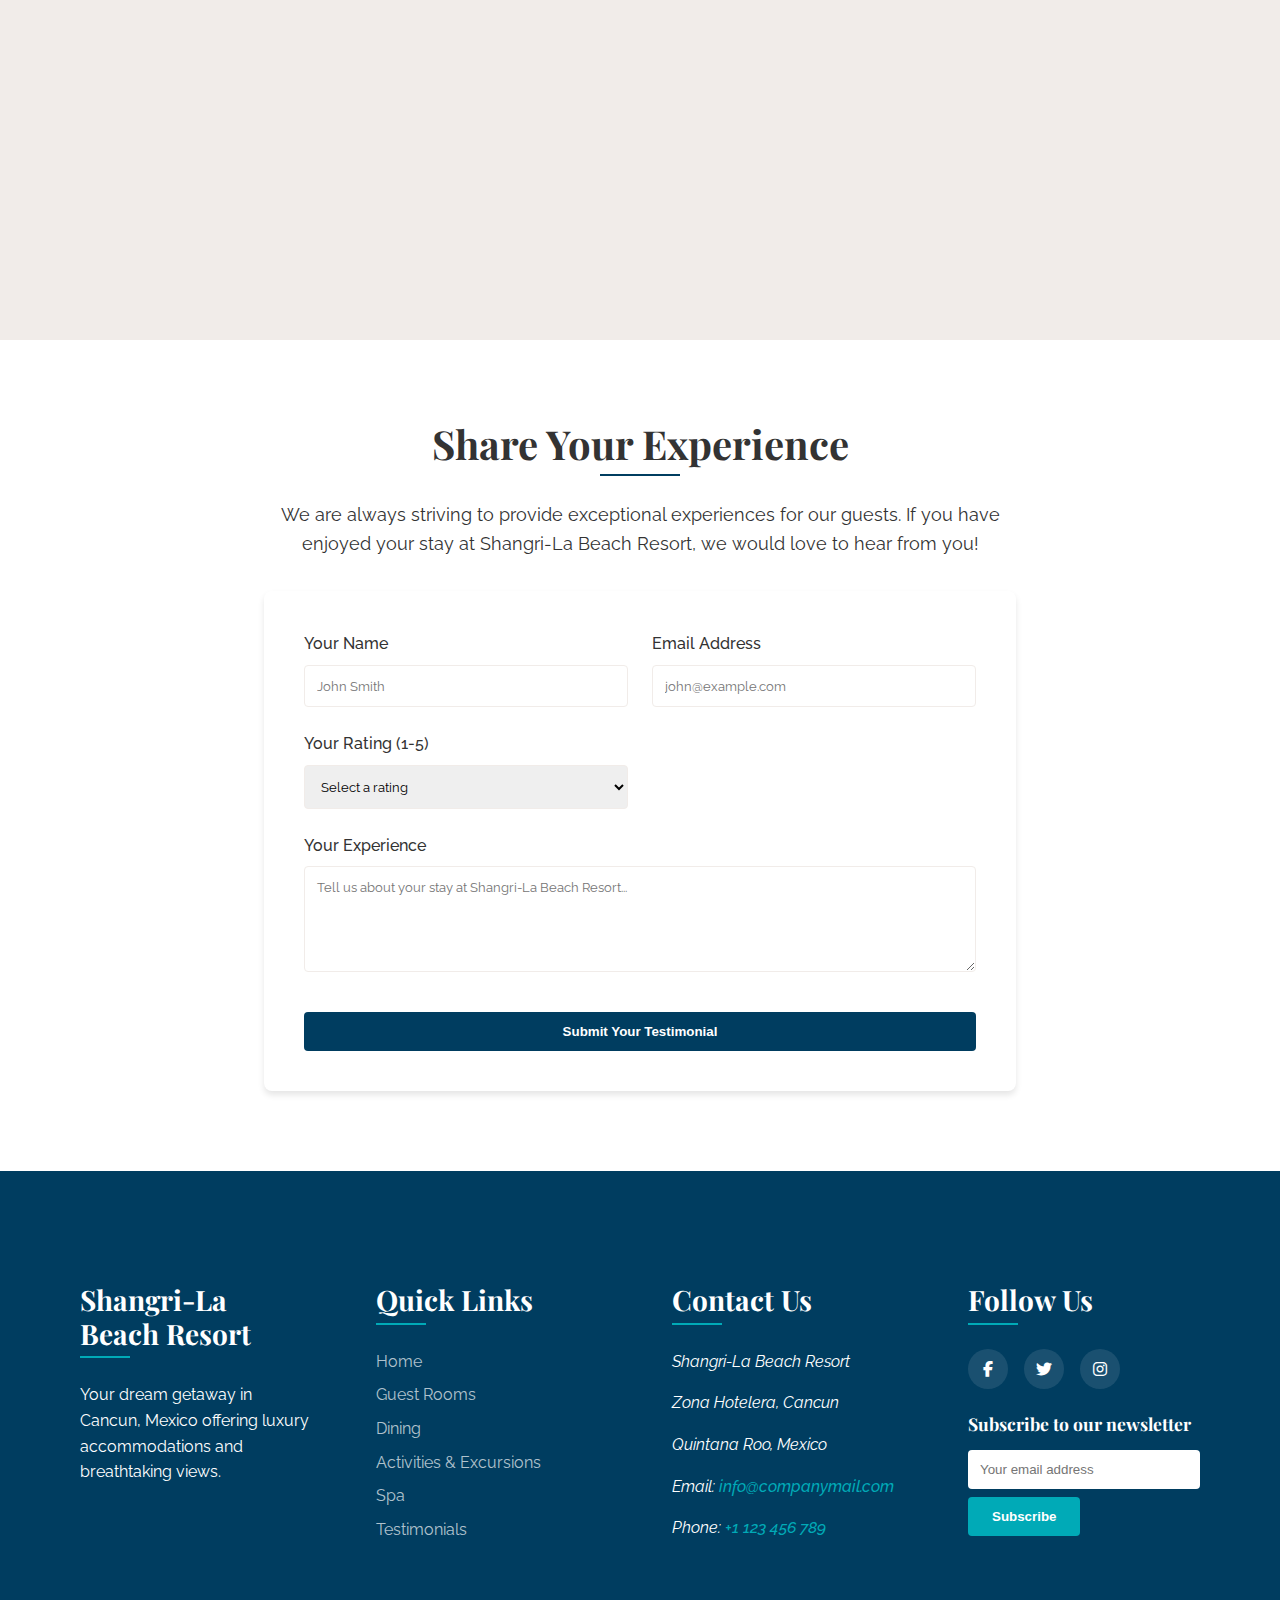
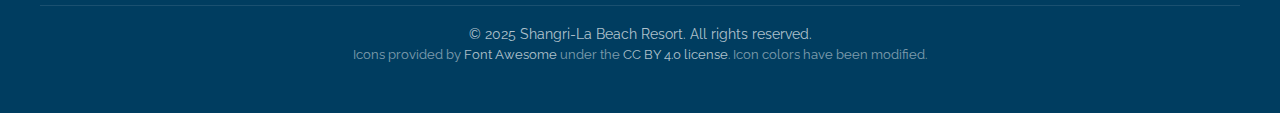
<file: cprg-218-assignment-3/testimonials.html>
<!DOCTYPE html>
<html lang="en">
<head>
    <meta charset="UTF-8">
    <meta name="viewport" content="width=device-width, initial-scale=1.0">
    <title>Testimonials | Shangri-La Beach Resort</title>
    <link rel="stylesheet" href="css/styles.css">
    <link rel="stylesheet" href="css/navbar.css">
    <link rel="stylesheet" href="css/testimonials.css">
    <link rel="icon" href="assets/favicon.png" type="image/x-icon">
    <link rel="stylesheet" href="https://cdnjs.cloudflare.com/ajax/libs/font-awesome/6.4.0/css/all.min.css">
    <link href="https://fonts.googleapis.com/css2?family=Playfair+Display:wght@400;700&family=Raleway:wght@300;400;500;600&display=swap" rel="stylesheet">
</head>
<body>
    <header class="site-header">
        <section class="header-main">
            <div class="container">
                <figure class="logo-wrapper">
                    <a href="index.html">
                        <img src="assets/logo.svg" alt="Shangri-La Resort Logo" class="logo" width="180" height="60">
                    </a>
                </figure>
                
                <aside class="header-controls">
                    <button class="mobile-menu-toggle" aria-label="Toggle menu" aria-expanded="false" aria-controls="main-nav">
                        <span></span>
                        <span></span>
                        <span></span>
                    </button>
                    <nav id="main-nav" class="main-nav">
                        <ul class="nav-links">
                            <li><a href="index.html">Home</a></li>
                            <li><a href="rooms.html">Guest Rooms</a></li>
                            <li><a href="dining.html">Dining</a></li>
                            <li><a href="activities.html">Activities & Excursions</a></li>
                            <li><a href="spa.html">Spa</a></li>
                            <li><a href="testimonials.html" class="active">Testimonials</a></li>
                            <li><a href="#" class="book-now-btn">Book Now</a></li>
                        </ul>
                    </nav>
                    <form action="#" method="get" class="search-form" role="search">
                        <input type="text" placeholder="Search..." name="search" aria-label="Search the site">
                        <button type="submit" aria-label="Submit search"><i class="fas fa-search"></i></button>
                    </form>
                </aside>
            </div>
        </section>
        <section class="weather-bar" aria-label="Weather information">
            <div class="container">
                <p id="weather-display">
                    <span>Current conditions in Cancun, Mexico: Loading...</span>
                </p>
            </div>
        </section>
    </header>

    <main>
        <section class="hero testimonials-hero">
            <article class="hero-content">
                <h1>What Our Guests Are Saying</h1>
                <p>Read about the wonderful experiences our guests have had at Shangri-La Beach Resort.</p>
                <div class="hero-buttons">
                    <a href="#testimonials" class="btn btn-secondary">
                        <i class="fas fa-chevron-down"></i> View Testimonials
                    </a>
                </div>
            </article>
        </section>

        <section id="testimonials" class="testimonials-container">
            <ul class="testimonials-list">
                <li class="testimonial-item">
                    <article class="testimonial-card">
                        <blockquote class="testimonial-quote">
                            <i class="fas fa-quote-left quote-icon"></i>
                            <p>Our stay at Shangri-La was absolutely perfect! The service was impeccable, the food was delicious, and the views were breathtaking. We especially loved relaxing by the infinity pool. We can't wait to return!</p>
                            <footer class="testimonial-author">
                                <cite>Sarah M.</cite>
                            </footer>
                        </blockquote>
                    </article>
                </li>
                
                <li class="testimonial-item">
                    <article class="testimonial-card">
                        <blockquote class="testimonial-quote">
                            <i class="fas fa-quote-left quote-icon"></i>
                            <p>The beachfront suite was amazing! Waking up to the sound of the waves and stepping right onto the sand was incredible. The resort offered so many activities, we never had a dull moment. Highly recommend the snorkeling!</p>
                            <footer class="testimonial-author">
                                <cite>John B.</cite>
                            </footer>
                        </blockquote>
                    </article>
                </li>
                
                <li class="testimonial-item">
                    <article class="testimonial-card">
                        <blockquote class="testimonial-quote">
                            <i class="fas fa-quote-left quote-icon"></i>
                            <p>We traveled with our two young children, and the Kids' Club was a lifesaver! The staff were fantastic, and our kids had a blast. This allowed us some much-needed relaxation time. The resort is very family-friendly.</p>
                            <footer class="testimonial-author">
                                <cite>Emily K.</cite>
                            </footer>
                        </blockquote>
                    </article>
                </li>
                
                <li class="testimonial-item">
                    <article class="testimonial-card">
                        <blockquote class="testimonial-quote">
                            <i class="fas fa-quote-left quote-icon"></i>
                            <p>The spa experience was divine. The therapists were skilled, and the atmosphere was so peaceful. It was the perfect way to unwind and de-stress. We left feeling completely rejuvenated.</p>
                            <footer class="testimonial-author">
                                <cite>David L.</cite>
                            </footer>
                        </blockquote>
                    </article>
                </li>
                
                <li class="testimonial-item">
                    <article class="testimonial-card">
                        <blockquote class="testimonial-quote">
                            <i class="fas fa-quote-left quote-icon"></i>
                            <p>From the moment we arrived, the staff made us feel welcome and well taken care of. The attention to detail was outstanding. Shangri-La truly lives up to its name - a little slice of paradise!</p>
                            <footer class="testimonial-author">
                                <cite>Jessica P.</cite>
                            </footer>
                        </blockquote>
                    </article>
                </li>
            </ul>
        </section>

        <section class="share-experience">
            <article class="share-container">
                <h2>Share Your Experience</h2>
                <p>We are always striving to provide exceptional experiences for our guests. If you have enjoyed your stay at Shangri-La Beach Resort, we would love to hear from you!</p>
                
                <form id="testimonial-form" class="testimonial-form">
                    <fieldset class="form-group">
                        <label for="name">Your Name</label>
                        <input type="text" id="name" name="name" required placeholder="John Smith">
                    </fieldset>
                    
                    <fieldset class="form-group">
                        <label for="email">Email Address</label>
                        <input type="email" id="email" name="email" required placeholder="john@example.com">
                    </fieldset>
                    
                    <fieldset class="form-group">
                        <label for="rating">Your Rating (1-5)</label>
                        <select id="rating" name="rating" required>
                            <option value="">Select a rating</option>
                            <option value="5">5 - Excellent</option>
                            <option value="4">4 - Very Good</option>
                            <option value="3">3 - Good</option>
                            <option value="2">2 - Fair</option>
                            <option value="1">1 - Poor</option>
                        </select>
                    </fieldset>
                    
                    <fieldset class="form-group">
                        <label for="testimonial">Your Experience</label>
                        <textarea id="testimonial" name="testimonial" rows="5" required placeholder="Tell us about your stay at Shangri-La Beach Resort..."></textarea>
                    </fieldset>
                    
                    <fieldset class="form-group form-submit">
                        <button type="submit" class="btn btn-primary">Submit Your Testimonial</button>
                    </fieldset>
                </form>
            </article>
        </section>
    </main>

    <footer class="site-footer">
        <section class="footer-content">
            <section class="footer-info">
                <h3>Shangri-La Beach Resort</h3>
                <p>Your dream getaway in Cancun, Mexico offering luxury accommodations and breathtaking views.</p>
            </section>
            <nav class="footer-navigation">
                <h3>Quick Links</h3>
                <ul class="footer-links">
                    <li><a href="index.html">Home</a></li>
                    <li><a href="rooms.html">Guest Rooms</a></li>
                    <li><a href="dining.html">Dining</a></li>
                    <li><a href="activities.html">Activities & Excursions</a></li>
                    <li><a href="spa.html">Spa</a></li>
                    <li><a href="testimonials.html">Testimonials</a></li>
                </ul>
            </nav>
            <section class="footer-contact">
                <h3>Contact Us</h3>
                <address>
                    <p>Shangri-La Beach Resort</p>
                    <p>Zona Hotelera, Cancun</p>
                    <p>Quintana Roo, Mexico</p>
                    <p>Email: <a href="#" class="contact-link">info@companymail.com</a></p>
                    <p>Phone: <a href="#" class="contact-link">+1 123 456 789</a></p>
                </address>
            </section>
            <section class="footer-social">
                <h3>Follow Us</h3>
                <ul class="social-links">
                    <li><a href="#" aria-label="Facebook"><i class="fab fa-facebook-f"></i></a></li>
                    <li><a href="#" aria-label="Twitter"><i class="fab fa-twitter"></i></a></li>
                    <li><a href="#" aria-label="Instagram"><i class="fab fa-instagram"></i></a></li>
                </ul>
                <section class="newsletter">
                    <h4>Subscribe to our newsletter</h4>
                    <form action="#" method="post" class="newsletter-form">
                        <input type="email" placeholder="Your email address" required>
                        <button type="submit" class="btn btn-primary" id="btn-subscribe">Subscribe</button>
                    </form>
                </section>
            </section>
        </section>
        <section class="footer-legal">
            <p>&copy; 2025 Shangri-La Beach Resort. All rights reserved.</p>
            <p class="attribution">Icons provided by <a href="https://fontawesome.com/" target="_blank" rel="noopener">Font Awesome</a> under the <a href="https://creativecommons.org/licenses/by/4.0/" target="_blank" rel="noopener">CC BY 4.0 license</a>. Icon colors have been modified.</p>
        </section>
    </footer>

    <script src="js/weather.js"></script>
    <script src="js/script.js"></script>
    <script src="js/navbar.js" defer></script>
</body>
</html>
</file>
<file: cprg-218-assignment-3/css/styles.css>
* {
    margin: 0;
    padding: 0;
    box-sizing: border-box;
    scroll-behavior: smooth;
}

:root {
    --primary-color: #003d60;
    --secondary-color: #00aab7;
    --tertiary-color: #b8ccc5;
    --light-accent: #f1ece9;
    --sand-color: #f9e3be;
    --accent-color: #f8f8f8;
    --text-color: #333333;
    --light-text: #ffffff;
    --background-color: #ffffff;
    --footer-bg: #003d60;
    --border-radius: 4px;
    --box-shadow: 0 4px 6px rgba(0, 0, 0, 0.1);
    --transition: all 0.3s ease;
}

body {
    font-family: "Raleway", sans-serif;
    font-size: 16px;
    line-height: 1.6;
    color: var(--text-color);
    background-color: var(--background-color);
}

h1,
h2,
h3,
h4,
h5,
h6 {
    font-family: "Playfair Display", serif;
    margin-bottom: 1rem;
    line-height: 1.2;
}

h1 {
    font-size: 3.5rem;
}

h2 {
    font-size: 2.5rem;
    text-align: center;
    margin-bottom: 2rem;
}

h3 {
    font-size: 1.75rem;
}

p {
    margin-bottom: 1rem;
}

a {
    color: var(--primary-color);
    text-decoration: none;
    transition: var(--transition);
}

a:hover {
    color: var(--secondary-color);
}

img {
    max-width: 100%;
    height: auto;
}

ul {
    list-style: none;
}

section {
    padding: 5rem 0;
}

section>h2 {
    max-width: 1200px;
    margin-left: auto;
    margin-right: auto;
    padding: 0 1.5rem;
}

.section-heading {
    position: relative;
    display: inline-block;
    padding-bottom: 0.5rem;
    margin-bottom: 1.5rem;
}

.section-heading::after {
    content: "";
    position: absolute;
    bottom: 0;
    left: 50%;
    transform: translateX(-50%);
    width: 80px;
    height: 2px;
    background-color: var(--primary-color);
}

.section-heading.left-aligned::after {
    left: 0;
    transform: none;
}

.btn {
    display: inline-block;
    padding: 0.75rem 1.5rem;
    border-radius: var(--border-radius);
    font-weight: 600;
    text-align: center;
    cursor: pointer;
    transition: var(--transition);
    border: none;
}

.btn-primary {
    background-color: var(--primary-color);
    color: var(--light-text);
}

.btn-primary:hover {
    background-color: var(--secondary-color);
    color: var(--light-text);
}

.btn-secondary {
    background-color: transparent;
    color: var(--primary-color);
    border: 2px solid var(--primary-color);
}

.btn-secondary:hover {
    background-color: var(--primary-color);
    color: var(--light-text);
}

.container {
    max-width: 1200px;
    margin: 0 auto;
    padding: 0 1.5rem;
}

.site-footer {
    background-color: var(--footer-bg);
    color: var(--light-text);
    padding: 4rem 0 2rem;
}

.footer-content {
    display: grid;
    grid-template-columns: repeat(4, 1fr);
    gap: 2rem;
    max-width: 1200px;
    margin: 0 auto;
    padding: 3rem 1.5rem;
}

.footer-info h3,
.footer-contact h3,
.footer-social h3 {
    color: var(--light-text);
    margin-bottom: 1.5rem;
    position: relative;
    padding-bottom: 0.5rem;
}

.footer-navigation {
    padding: 0;
}

.footer-navigation h3 {
    color: var(--light-text);
    margin-bottom: 1.5rem;
    position: relative;
    padding-bottom: 0.5rem;
}

.footer-info h3::after,
.footer-navigation h3::after,
.footer-contact h3::after,
.footer-social h3::after {
    content: "";
    position: absolute;
    bottom: 0;
    left: 0;
    width: 50px;
    height: 2px;
    background-color: var(--secondary-color);
}

.footer-links li {
    margin-bottom: 0.5rem;
}

.footer-links a {
    color: rgba(255, 255, 255, 0.7);
}

.footer-links a:hover {
    color: var(--light-text);
}

.footer-contact a {
    color: var(--secondary-color);
    font-weight: 500;
    transition: var(--transition);
}

.footer-contact a:hover {
    color: var(--light-text);
    text-decoration: underline;
}

.footer-info,
.footer-navigation,
.footer-contact,
.footer-social {
    padding: 0 1rem;
}

.social-links {
    display: flex;
    gap: 1rem;
    margin-bottom: 1.5rem;
}

.social-links a {
    display: flex;
    align-items: center;
    justify-content: center;
    width: 40px;
    height: 40px;
    border-radius: 50%;
    background-color: rgba(255, 255, 255, 0.1);
    color: var(--light-text);
    transition: var(--transition);
}

.social-links a:hover {
    background-color: var(--secondary-color);
    transform: translateY(-3px);
}

.newsletter {
    padding: 0;
}

.newsletter h4 {
    margin-bottom: 1rem;
    font-size: 1.1rem;
}

.newsletter-form {
    display: flex;
    flex-direction: column;
    gap: 0.5rem;
}

.newsletter-form input {
    padding: 0.75rem;
    border-radius: var(--border-radius);
    border: none;
}

.newsletter-form button {
    align-self: flex-start;
}

.footer-legal {
    margin: auto;
    padding: 1rem 1.5rem;
    border-top: 1px solid rgba(255, 255, 255, 0.1);
    text-align: center;
    font-size: 0.9rem;
    color: rgba(255, 255, 255, 0.7);
    max-width: 1200px;
}

.footer-legal p {
    margin: 0;
}

#btn-subscribe {
    background-color: var(--secondary-color);
}

.photo-credits {
    font-size: 0.8rem;
    margin-top: 0.5rem;
}

.attribution {
    font-size: 0.8rem;
    margin-top: 0.5rem;
    color: rgba(255, 255, 255, 0.5);
}

.attribution a {
    color: rgba(255, 255, 255, 0.7);
}

.attribution a:hover {
    color: var(--light-text);
}

@media (max-width: 1024px) {
    h1 {
        font-size: 3rem;
    }

    h2 {
        font-size: 2.2rem;
    }

    .footer-content {
        grid-template-columns: repeat(2, 1fr);
        gap: 3rem;
    }
}

@media (max-width: 768px) {
    h1 {
        font-size: 2.5rem;
    }

    h2 {
        font-size: 2rem;
    }

    section {
        padding: 3rem 0;
    }

    .footer-content {
        gap: 3rem;
    }
}

@media (max-width: 480px) {
    .footer-content {
        grid-template-columns: 1fr;
    }

    h1 {
        font-size: 2rem;
    }

    h2 {
        font-size: 1.8rem;
    }
}
</file>
<file: cprg-218-assignment-3/css/home.css>
.hero {
    height: 100vh;
    min-height: 600px;
    background-image: linear-gradient(rgba(0, 0, 0, 0.4), rgba(0, 0, 0, 0.4)), url("../assets/images/beach-front-suite.avif");
    background-size: cover;
    background-position: center;
    background-attachment: fixed;
    display: flex;
    align-items: center;
    justify-content: center;
    text-align: center;
    color: var(--light-text);
    padding-top: 80px;
}

.hero-content {
    max-width: 800px;
    padding: 0 2rem;
}

.hero h1 {
    margin-bottom: 1.5rem;
    text-shadow: 0 2px 4px rgba(0, 0, 0, 0.3);
}

.hero p {
    font-size: 1.2rem;
    margin-bottom: 1rem;
    text-shadow: 0 1px 2px rgba(0, 0, 0, 0.3);
}

.hero p:last-of-type {
    margin-bottom: 2rem;
}

.hero-buttons {
    display: flex;
    flex-direction: column;
    gap: 1rem;
    align-items: center;
}

.hero-buttons .btn-secondary {
    background-color: transparent;
    color: white;
    border: 2px solid white;
}

.hero-buttons .btn-secondary:hover {
    background-color: white;
    color: var(--primary-color);
}

@keyframes bounce {

    0%,
    20%,
    50%,
    80%,
    100% {
        transform: translateY(0);
    }

    40% {
        transform: translateY(-10px);
    }

    60% {
        transform: translateY(-5px);
    }
}

hr {
    border-top: 1px solid lightgray;
    border-radius: 5px;
    margin: auto;
    width: 80%;
}

.hero-buttons .btn-secondary i {
    margin-right: 0.5rem;
    animation: bounce 2s infinite;
}

.experience-highlights {
    background-color: var(--background-color);
    padding: 8rem 0;
    scroll-margin-top: 100px;
}

.features-grid {
    display: grid;
    grid-template-columns: repeat(4, 1fr);
    gap: 2rem;
    max-width: 1200px;
    margin: 0 auto;
    padding: 0 1.5rem;
}

.feature-card {
    background-color: var(--background-color);
    padding: 2rem;
    border-radius: 8px;
    box-shadow: var(--box-shadow);
    text-align: center;
    transition: var(--transition);
    height: 100%;
    display: flex;
    flex-direction: column;
    min-height: 280px;
}

.feature-card:hover {
    transform: translateY(-10px);
}

.feature-icon {
    font-size: 2.5rem;
    color: var(--secondary-color);
    margin-bottom: 1.5rem;
}

.feature-card h3 {
    margin-bottom: 1rem;
}

.feature-card p {
    flex-grow: 1;
}

.feature-link {
    display: inline-block;
    margin-top: 1rem;
    font-weight: 600;
    position: relative;
    align-self: center;
}

.feature-link::after {
    content: "→";
    margin-left: 0.5rem;
    transition: var(--transition);
}

.feature-link:hover::after {
    margin-left: 0.8rem;
}

.accommodations {
    background-color: var(--background-color);
}

.rooms-grid {
    display: grid;
    grid-template-columns: repeat(3, 1fr);
    gap: 2rem;
    max-width: 1200px;
    margin: 0 auto;
    padding: 0 1.5rem;
}

.room-card {
    background-color: var(--background-color);
    border-radius: 8px;
    overflow: hidden;
    box-shadow: var(--box-shadow);
    transition: var(--transition);
    height: 100%;
    display: flex;
    flex-direction: column;
}

.room-card:hover {
    transform: translateY(-10px);
}

.room-image {
    height: 200px;
    overflow: hidden;
    margin: 0;
}

.room-image img {
    width: 100%;
    height: 100%;
    object-fit: cover;
    transition: transform 0.5s ease;
}

.room-card:hover .room-image img {
    transform: scale(1.05);
}

.room-details {
    padding: 1.5rem;
    text-align: center;
    display: flex;
    flex-direction: column;
    flex-grow: 1;
}

.room-details h3 {
    margin-bottom: 0.5rem;
}

.room-details p {
    margin-bottom: 1.5rem;
    flex-grow: 1;
}

.room-details .btn {
    align-self: center;
    margin-top: auto;
}

.booking-preview {
    background-color: var(--background-color);
}

.booking-form {
    max-width: 800px;
    margin: 0 auto;
    background-color: var(--background-color);
    padding: 2rem;
    border-radius: 8px;
    box-shadow: var(--box-shadow);
    display: grid;
    grid-template-columns: repeat(3, 1fr);
    gap: 1.5rem;
}

.form-group {
    display: flex;
    flex-direction: column;
    border: none;
    padding: 0;
    margin: 0;
}

.form-group:last-child {
    grid-column: 1 / -1;
    justify-content: flex-end;
    margin-top: 1rem;
}

.form-group label {
    margin-bottom: 0.5rem;
    font-weight: 500;
}

.form-group input,
.form-group select {
    padding: 0.75rem;
    border: 1px solid #ddd;
    border-radius: var(--border-radius);
    font-family: inherit;
}

.form-group input:focus,
.form-group select:focus {
    outline: none;
    border-color: var(--secondary-color);
}

.testimonials-preview {
    background-color: var(--background-color);
}

.testimonials-grid {
    display: grid;
    grid-template-columns: repeat(2, 1fr);
    gap: 2rem;
    margin-bottom: 2rem;
    max-width: 1200px;
    margin-left: auto;
    margin-right: auto;
    padding: 0 1.5rem;
}

.testimonial {
    background-color: var(--background-color);
    border: 1px solid var(--secondary-color);
    padding: 2rem;
    border-radius: 6px;
    box-shadow: var(--box-shadow);
    height: 100%;
}

.testimonial-content p {
    font-size: 1.1rem;
    font-style: italic;
    margin-bottom: 1.5rem;
    position: relative;
}

.testimonial-content p::before,
.testimonial-content p::after {
    content: '"';
    font-size: 1.5rem;
    color: var(--secondary-color);
}

.testimonial-author {
    text-align: right;
}

cite {
    font-style: normal;
    font-weight: 600;
}

.testimonial-link {
    text-align: center;
    max-width: 1200px;
    margin-left: auto;
    margin-right: auto;
    padding: 0 1.5rem;
}

@media (max-width: 1024px) {
    .features-grid {
        grid-template-columns: repeat(2, 1fr);
    }

    .rooms-grid {
        grid-template-columns: repeat(2, 1fr);
    }
}

@media (max-width: 768px) {
    .booking-form {
        grid-template-columns: 1fr;
    }

    .features-grid,
    .rooms-grid,
    .testimonials-grid {
        grid-template-columns: 1fr;
    }

    .hero-buttons {
        flex-direction: column;
        gap: 1rem;
    }
}

@media (min-width: 769px) {
    .hero-buttons {
        flex-direction: row;
        justify-content: center;
        gap: 1.5rem;
    }
}
</file>
<file: cprg-218-assignment-3/css/navbar.css>
.site-header {
    position: fixed;
    top: 0;
    left: 0;
    width: 100%;
    z-index: 1000;
    transition: var(--transition);
}

.header-main {
    padding: 0;
    background-color: rgba(0, 0, 0, 0.3);
    transition: var(--transition);
}

.container {
    max-width: 100%;
    padding: 0 2rem;
}

.header-main .container {
    display: flex;
    justify-content: space-between;
    align-items: center;
    padding: 1rem 2rem;
}

.logo-wrapper {
    display: flex;
    align-items: center;
    margin: 0;
}

.logo {
    height: 60px;
    width: auto;
}

.header-controls {
    display: flex;
    align-items: center;
}

.main-nav {
    margin-right: 1.5rem;
}

.nav-links {
    display: flex;
    list-style: none;
    margin: 0;
    padding: 0;
}

.nav-links li {
    position: relative;
}

.nav-links a {
    display: block;
    padding: 0.5rem 0.75rem;
    color: var(--light-text);
    font-weight: 500;
    text-transform: uppercase;
    letter-spacing: 1px;
    font-size: 0.9rem;
    text-decoration: none;
    transition: var(--transition);
}

.nav-links a:hover,
.nav-links a.active {
    color: var(--light-text);
    background-color: rgba(255, 255, 255, 0.1);
}

.book-now-btn {
    background-color: var(--primary-color);
    border-radius: var(--border-radius);
}

.book-now-btn:hover {
    background-color: var(--secondary-color);
}

.search-form {
    position: relative;
}

.search-form input {
    padding: 0.5rem 1rem;
    padding-right: 2.5rem;
    border-radius: 20px;
    border: none;
    background-color: rgba(255, 255, 255, 0.2);
    color: var(--light-text);
    width: 180px;
    transition: var(--transition);
}

.search-form input::placeholder {
    color: rgba(255, 255, 255, 0.7);
}

.search-form input:focus {
    background-color: rgba(255, 255, 255, 0.3);
    outline: none;
    width: 200px;
}

.search-form button {
    position: absolute;
    right: 10px;
    top: 50%;
    transform: translateY(-50%);
    background: none;
    border: none;
    color: var(--light-text);
    cursor: pointer;
}

.weather-bar {
    background-color: transparent;
    padding: 0.5rem 0;
    transition: var(--transition);
    text-align: center;
}

#weather-display {
    color: var(--light-text);
    font-size: 0.9rem;
    margin: 0;
    text-align: center;
}

.mobile-menu-toggle {
    display: none;
    background: none;
    border: none;
    cursor: pointer;
    margin-left: 1rem;
}

.mobile-menu-toggle span {
    display: block;
    width: 25px;
    height: 3px;
    margin: 5px 0;
    background-color: var(--light-text);
    transition: var(--transition);
}

.site-header.scrolled .header-main {
    background-color: var(--primary-color);
    box-shadow: var(--box-shadow);
}

.site-header.scrolled .weather-bar {
    background-color: var(--secondary-color);
}

.site-header.scrolled .book-now-btn {
    background-color: white;
    color: var(--primary-color);
}

.site-header.scrolled .book-now-btn:hover {
    background-color: var(--light-text);
    color: var(--secondary-color);
}

@media (max-width: 1200px) {
    .container {
        padding: 0 1.5rem;
    }

    .header-main .container {
        padding: 1rem 1.5rem;
    }
}

@media (min-width: 1351px) and (max-width: 1500px) {
    .main-nav {
        margin-right: 1rem;
    }

    .nav-links a {
        padding: 0.5rem 0.6rem;
        font-size: 0.8rem;
    }

    .search-form input {
        width: 150px;
    }
}

@media (max-width: 1350px) {
    .container {
        padding: 0 1rem;
    }

    .header-main .container {
        padding: 0.75rem 1rem;
    }

    .mobile-menu-toggle {
        display: block;
    }

    .header-main .container {
        position: relative;
    }

    .header-controls {
        flex-direction: row;
        align-items: center;
    }

    .main-nav {
        position: absolute;
        top: 100%;
        right: 0;
        left: 0;
        background-color: var(--primary-color);
        max-height: 0;
        overflow: hidden;
        transition: max-height 0.3s ease;
        margin-right: 0;
        box-shadow: var(--box-shadow);
        z-index: 1000;
    }

    .main-nav.active {
        max-height: 500px;
    }

    .nav-links {
        flex-direction: column;
        width: 100%;
    }

    .nav-links li {
        width: 100%;
    }

    .nav-links a {
        padding: 1rem;
        text-align: center;
        border-bottom: 1px solid rgba(255, 255, 255, 0.1);
    }

    .book-now-btn {
        border-radius: 0;
        margin: 0;
    }

    .search-form {
        display: none;
    }

    .mobile-menu-toggle.active span:nth-child(1) {
        transform: translateY(8px) rotate(45deg);
    }

    .mobile-menu-toggle.active span:nth-child(2) {
        opacity: 0;
    }

    .mobile-menu-toggle.active span:nth-child(3) {
        transform: translateY(-8px) rotate(-45deg);
    }
}

@media (max-width: 480px) {
    .logo {
        height: 50px;
    }

    .container {
        padding: 0 0.75rem;
    }

    .header-main .container {
        padding: 0.75rem;
    }
}
</file>
<file: cprg-218-filter/styles.css>
@import url('https://fonts.googleapis.com/css2?family=Karla:wght@400;700&family=Merriweather:wght@400;700&display=swap');

* {
    box-sizing: border-box;
    margin: 0;
    padding: 0;
}

html, body {
    height: 100%;
    display: flex;
    flex-direction: column;
    font-family: "Merriweather", serif;
    line-height: 1.8;
}

header {
    background: black;
    color: white;
    padding: 1rem;
}

main {
    margin: 1rem;
    flex: 1;
}

nav {
    background: black;
    padding: 1rem 1.5rem;
    display: flex;
    align-items: center;
    justify-content: space-between;
}

.navbar {
    list-style: none;
    align-items: center;
    display: flex;
    gap: 2rem;
    padding: 0;
    margin: 0;
}

.navbar button {
    background: none;
    border: none;
    color: white;
    font-size: 1rem;
    font-family: "Karla", sans-serif;
    font-weight: 700;
    padding: 0.8rem 1.2rem;
    cursor: pointer;
    transition: background 0.3s ease, color 0.3s ease;
}

.navbar button:hover,
.navbar button.active {
    background: red;
    border-radius: 5px;
}

.nav-title {
    font-size: 1.4rem;
    font-weight: 900;
    font-family: "Karla", sans-serif;
    color: white;
}

.intro {
    text-align: center;
    padding: 2rem;
    margin: 0 auto;
    border-radius: 8px;
    max-width: 100%;
}

.intro h2 {
    font-family: "Karla", sans-serif;
    font-size: 2rem;
    font-weight: 700;
    margin-bottom: 1rem;
}

.intro p {
    font-family: "Merriweather", serif;
    font-size: 1.2rem;
    max-width: 62rem;
    margin: 0 auto;
    line-height: 1.6;
}

#genre-filter-container {
    display: flex;
    align-items: center;
    justify-content: center;
}

label, select {
    font-size: 1.2rem;
    margin: 1rem;
    padding: 0.8rem;
    font-family: "Karla", sans-serif;
    font-weight: 900;
}

.media-grid {
    display: grid;
    grid-template-columns: repeat(3, 1fr);
    gap: 1rem;
    padding: 2rem;
    justify-content: center;
}

figure {
    border: 1px solid black;
    padding: 2rem;
    background: white;
    border-radius: 8px;
    text-align: center;
    box-shadow: 0px 4px 6px rgba(0, 0, 0, 0.2);
}

figcaption {
    font-family: "Karla", sans-serif;
    font-size: 1.6rem;
    font-weight: 900;
    letter-spacing: 1px;
}

p {
    font-family: "Merriweather", serif;
    font-size: .9rem;
    font-weight: 400;
}

img {
    width: 100%;
    max-width: 100%;
    height: auto;
    max-height: 960px;
    object-fit: cover;
    border-radius: 5px;
}

.video-section {
    text-align: center;
    margin: 2rem auto;
    width: 100%;
    display: flex;
    flex-direction: column;
    align-items: center;
}

.video-section h2 {
    margin-bottom: 1rem;
}

.video-container {
    width: 100%;
    max-width: 1200px;
    aspect-ratio: 16 / 9;
    display: flex;
    justify-content: center;
}

.video-container iframe {
    width: 100%;
    height: auto;
    min-height: 400px;
    border-radius: 8px;
}

footer {
    margin-top: 2rem;
    padding: 1rem 1.5rem;
    background: black;
    color: white;
    text-align: center;
}

/* Mobile Navigation */
@media (max-width: 768px) {
    .burger-menu {
        display: flex;
    }

    .navbar {
        display: none;
        flex-direction: column;
        gap: 10px;
        position: absolute;
        top: 60px;
        right: 20px;
        background: black;
        width: 200px;
        padding: 1rem;
        border-radius: 8px;
    }

    .navbar.active {
        display: flex;
    }
}
@media (max-width: 1024px) {
    .media-grid {
        grid-template-columns: repeat(2, 1fr);
    }
}

@media (max-width: 600px) {
    .media-grid {
        grid-template-columns: 1fr;
    }
}

@media (max-width: 320px) {
    nav {
        flex-direction: column;
        align-items: center;
        gap: 10px;
    }

    .navbar {
        flex-direction: column;
        align-items: center;
        gap: 15px;
    }

    .nav-title {
        text-align: center;
    }

    .media-grid {
        grid-template-columns: 1fr;
    }
}



/* Burger Menu */

.burger-menu {
    display: none;
    flex-direction: column;
    align-items: center;
    gap: 5px;
    cursor: pointer;
    background: none;
    border: none;
    outline: none;
    padding: 0;
    position: absolute; 
    top: relative;
    right: 20px;
    z-index: 1000; 
}

.burger-menu span {
    width: 30px;
    height: 4px;
    background: white;
    transition: 0.3s;
    display: block;
}

@media (max-width: 768px) {
    .burger-menu {
        display: flex;
    }

    nav {
        position: relative;
    }

    .navbar {
        display: none;
        flex-direction: column;
        gap: 10px;
        position: absolute;
        top: 60px;
        right: 20px;
        background: black;
        width: 200px;
        padding: 1rem;
        border-radius: 8px;
    }

    .navbar.active {
        display: flex;
    }
}
</file>
<file: travelogue/styles.css>
*{
    margin: 0;
    padding: 0;
    box-sizing: border-box;
}
html {
    scroll-behavior: smooth;
}

body {
    line-height: 1.6;
    background-color: #f4f4f4;
    color: #333;
}

header {
    background-color: #333;
    color: #fff;
    padding: 1rem 0;
}

header nav ul {
    list-style: none;
    text-align: center;
}

header nav ul li {
    display: inline-block;
    margin: 0 15px;
}

header nav ul li a {
    color: #fff;
    text-decoration: none;
}

.container {
    padding: 2rem 1rem;
    max-width: 1900px;
    margin: 0 auto;
}

.section {
    display: flex;
    flex-wrap: wrap;
    margin-bottom: 3rem;
    justify-content: center; 
}

.section figure {
    flex: 1 1 50%;
    padding: 1rem;
    display: flex;
    justify-content: center;
    align-items: center;
}

.section img {
    max-width: 100%;
    border-radius: 8px;
}

.section figcaption {
    text-align: left;
}

.section h2 {
    font-size: 1.8rem;
    margin-bottom: 1rem;
}

.section p {
    font-size: 1rem;
    margin-bottom: 1rem;
}

@media (max-width: 768px) {
    .section {
        flex-direction: row;
    }

    .section figure {
        flex: 1 1 100%;
    }

    .section figcaption {
        padding: 1rem;
    }
}
</file>
<file: cprg-218-assignment-3/css/activities.css>
.activities-hero {
    height: 60vh;
    min-height: 400px;
    background-image: linear-gradient(rgba(0, 0, 0, 0.5), rgba(0, 0, 0, 0.5)),
        url("../assets/images/hero-activities-excursions.avif");
    background-size: cover;
    background-position: center;
    display: flex;
    align-items: center;
    justify-content: center;
    text-align: center;
    color: var(--light-text);
    padding-top: 80px;
    overflow: hidden;
}

.activities-hero .hero-content {
    max-width: 800px;
    padding: 0 2rem;
}

.activities-hero h1 {
    margin-bottom: 1.5rem;
    text-shadow: 0 2px 4px rgba(0, 0, 0, 0.3);
}

.activities-hero p {
    font-size: 1.2rem;
    margin-bottom: 2rem;
    text-shadow: 0 1px 2px rgba(0, 0, 0, 0.3);
}

hr {
    border-top: 1px solid lightgray;
    border-radius: 5px;
    margin: auto;
    width: 80%;
}

.main-category {
    padding: 5rem 0 1rem;
    text-align: center;
    background-color: var(--background-color);
}

.section-heading {
    position: relative;
    display: inline-block;
    padding-bottom: 0.5rem;
    margin-bottom: 0.5rem;
    font-size: 2.5rem;
}

.section-heading::after {
    content: "";
    position: absolute;
    bottom: 0;
    left: 50%;
    transform: translateX(-50%);
    width: 80px;
    height: 2px;
    background-color: var(--primary-color);
}

.activity-category,
.excursion-category {
    padding: 4rem 0;
}

.activity-category:nth-child(odd),
.excursion-category:nth-child(odd) {
    background-color: var(--light-accent);
}

.activity-category:nth-child(even),
.excursion-category:nth-child(even) {
    background-color: var(--background-color);
}

.category-container {
    max-width: 1200px;
    margin: 0 auto;
    padding: 0 1.5rem;
}

.category-header {
    margin-bottom: 3rem;
    text-align: center;
}

.category-header h2 {
    margin-bottom: 1rem;
    position: relative;
    display: inline-block;
    padding-bottom: 0.5rem;
    font-size: 2rem;
}

.category-header h2::after {
    content: "";
    position: absolute;
    bottom: 0;
    left: 50%;
    transform: translateX(-50%);
    width: 80px;
    height: 2px;
    background-color: var(--primary-color);
}

.activities-grid,
.excursions-grid {
    display: grid;
    grid-template-columns: repeat(4, 1fr);
    gap: 2rem;
}

#cultural .excursions-grid,
#adventure-wildlife .excursions-grid {
    grid-template-columns: repeat(3, 1fr);
    justify-content: center;
    margin: 0 auto;
}

.activity-card,
.excursion-card {
    background-color: #ffffff;
    border-radius: 8px;
    overflow: hidden;
    box-shadow: var(--box-shadow);
    transition: transform 0.3s ease;
    height: 100%;
    display: flex;
    flex-direction: column;
}

.activity-card:hover,
.excursion-card:hover {
    transform: translateY(-5px);
}

.activity-image,
.excursion-image {
    height: 200px;
    overflow: hidden;
    margin: 0;
    display: flex;
    align-items: center;
    justify-content: center;
}

.activity-image img,
.excursion-image img {
    width: 100%;
    height: 100%;
    object-fit: cover;
    transition: transform 0.5s ease;
}

.activity-card:hover .activity-image img,
.excursion-card:hover .excursion-image img {
    transform: scale(1.05);
}

.activity-content,
.excursion-content {
    padding: 1.5rem;
    display: flex;
    flex-direction: column;
    flex-grow: 1;
}

.activity-content h3,
.excursion-content h3 {
    margin-bottom: 0.75rem;
    font-size: 1.3rem;
    color: var(--primary-color);
}

.activity-content p,
.excursion-content p {
    margin-bottom: 1rem;
    line-height: 1.6;
    font-size: 1.1rem;
    flex-grow: 1;
}

.card-actions {
    display: flex;
    justify-content: space-between;
    margin-top: 1rem;
    gap: 0.5rem;
}

.card-actions .btn {
    flex: 1;
    text-align: center;
    padding: 0.5rem 0.75rem;
    font-size: 0.9rem;
}

.book-now-btn {
    background-color: var(--secondary-color);
    color: white;
    width: 100%;
}

.activity-details,
.excursion-details {
    list-style: none;
    margin-bottom: 1rem;
    margin-top: auto;
}

.activity-details li,
.excursion-details li {
    display: flex;
    align-items: center;
    margin-bottom: 0.5rem;
    font-size: 1rem;
    font-weight: 600;
}

.activity-details i,
.excursion-details i {
    color: var(--primary-color);
    margin-right: 0.75rem;
    font-size: 1.1rem;
    width: 20px;
    text-align: center;
}

.activity-details-expanded {
    display: none;
    margin-top: 1rem;
    padding-top: 1rem;
    border-top: 1px solid #eee;
}

.activity-details-expanded.active {
    display: block;
    animation: fadeIn 0.3s ease-in-out;
}

@keyframes fadeIn {
    from {
        opacity: 0;
        transform: translateY(-10px);
    }

    to {
        opacity: 1;
        transform: translateY(0);
    }
}

.water-sports-header {
    display: flex;
    align-items: center;
    margin-bottom: 0.75rem;
    font-weight: 600;
}

.water-sports-header i {
    color: var(--primary-color);
    margin-right: 0.75rem;
    font-size: 1.1rem;
    width: 20px;
    text-align: center;
}

.water-sports-list {
    margin: 0;
    padding-left: 1.5rem;
}

.water-sports-list dt {
    font-weight: 600;
    margin-top: 0.75rem;
    margin-bottom: 0.25rem;
}

.water-sports-list dd {
    margin-left: 0;
    margin-bottom: 0.75rem;
    font-size: 0.9rem;
    color: #555;
    line-height: 1.4;
}

.booking-section {
    padding: 5rem 0;
    background-color: var(--background-color);
}

.booking-container {
    max-width: 1000px;
    margin: 0 auto;
    padding: 0 1.5rem;
}

.booking-info {
    margin-bottom: 2rem;
    background-color: #ffffff;
    padding: 2rem;
    border-radius: 8px;
    box-shadow: var(--box-shadow);
}

.booking-info li {
    display: flex;
    align-items: flex-start;
    margin-bottom: 1rem;
    line-height: 1.5;
    font-weight: 600;
}

.booking-info li:last-child {
    margin-bottom: 0;
}

.booking-info i {
    color: var(--primary-color);
    margin-right: 0.75rem;
    margin-top: 0.25rem;
    font-size: 1.1rem;
    width: 20px;
    text-align: center;
}

.booking-cta {
    font-style: italic;
    font-weight: 600;
    color: var(--primary-color);
    margin-top: 1.5rem;
    padding-top: 1rem;
    border-top: 1px solid rgba(0, 0, 0, 0.1);
}

.booking-cta i {
    color: var(--secondary-color);
}

.booking-form {
    background-color: var(--background-color);
    padding: 2.5rem;
    border-radius: 8px;
    box-shadow: var(--box-shadow);
    display: grid;
    grid-template-columns: repeat(2, 1fr);
    gap: 1.5rem;
}

.booking-form h3 {
    margin-bottom: 2rem;
    text-align: center;
    font-size: 1.8rem;
}

.form-group {
    display: flex;
    flex-direction: column;
    border: none;
    padding: 0;
    margin: 0;
}

.form-group label {
    margin-bottom: 0.5rem;
    font-weight: 500;
}

.form-group input,
.form-group select,
.form-group textarea {
    padding: 0.75rem;
    border: 1px solid #ddd;
    border-radius: var(--border-radius);
    font-family: inherit;
}

.form-group input:focus,
.form-group select:focus,
.form-group textarea:focus {
    outline: none;
    border-color: var(--primary-color);
}

.form-group textarea {
    resize: vertical;
}

.form-group:nth-last-child(2) {
    grid-column: 1 / -1;
}

.form-submit {
    grid-column: 1 / -1;
    justify-content: flex-end;
    margin-top: 1rem;
}

@media (max-width: 1200px) {

    .activities-grid,
    .excursions-grid,
    #cultural .excursions-grid,
    #adventure-wildlife .excursions-grid {
        grid-template-columns: repeat(3, 1fr);
        gap: 1.5rem;
    }
}

@media (max-width: 1000px) {

    .activities-grid,
    .excursions-grid,
    #cultural .excursions-grid,
    #adventure-wildlife .excursions-grid {
        grid-template-columns: repeat(2, 1fr);
        gap: 1.5rem;
    }

    .booking-form {
        grid-template-columns: 1fr;
    }

    .activity-category,
    .excursion-category {
        padding: 3rem 0;
    }

    .main-category {
        padding: 3rem 0 1rem;
    }
}

@media (max-width: 480px) {

    .activities-grid,
    .excursions-grid,
    #cultural .excursions-grid,
    #adventure-wildlife .excursions-grid {
        grid-template-columns: 1fr;
    }

    .activities-hero h1 {
        font-size: 2.5rem;
    }

    .activity-image,
    .excursion-image {
        height: 200px;
    }

    .booking-info {
        padding: 1.5rem;
    }

    #cultural .excursions-grid,
    #adventure-wildlife .excursions-grid {
        max-width: 320px;
        margin: 0 auto;
    }

    .activities-hero {
        height: auto;
    }
}
</file>
<file: cprg-218-assignment-3/css/dining.css>
.dining-hero {
    height: 60vh;
    min-height: 400px;
    background-image: linear-gradient(rgba(0, 0, 0, 0.5), rgba(0, 0, 0, 0.5)), url('../assets/images/hero-dining.avif');
    background-size: cover;
    background-position: center;
    display: flex;
    align-items: center;
    justify-content: center;
    text-align: center;
    color: var(--light-text);
    padding-top: 120px;
}

hr {
    border-top: 1px solid lightgray;
    border-radius: 5px;
    margin: auto;
    width: 80%;
}

.dining-hero .hero-content {
    max-width: 800px;
    padding: 0 2rem;
}

.dining-hero h1 {
    margin-bottom: 1.5rem;
    text-shadow: 0 2px 4px rgba(0, 0, 0, 0.3);
}

.dining-hero p {
    font-size: 1.2rem;
    margin-bottom: 2rem;
    text-shadow: 0 1px 2px rgba(0, 0, 0, 0.3);
}

.restaurant-section {
    padding: 5rem 0;
}

.restaurant-section:nth-child(odd) {
    background-color: var(--light-accent);
}

.restaurant-section:nth-child(even) {
    background-color: var(--background-color);
}

.restaurant-detail {
    max-width: 1200px;
    margin: 0 auto;
    display: grid;
    grid-template-columns: 1fr 1fr;
    gap: 3rem;
    padding: 0 1.5rem;
    align-items: center;
}

.restaurant-section:nth-child(even) .restaurant-detail {
    direction: rtl;
}

.restaurant-section:nth-child(even) .restaurant-info {
    direction: ltr;
}

.restaurant-image {
    height: 400px;
    overflow: hidden;
    border-radius: 8px;
    box-shadow: var(--box-shadow);
    margin: 0;
    display: flex;
    align-items: center;
    justify-content: center;
}

.restaurant-image img {
    width: 100%;
    height: 100%;
    object-fit: cover;
    transition: transform 0.5s ease;
}

.restaurant-detail:hover .restaurant-image img {
    transform: scale(1.05);
}

.restaurant-info {
    display: flex;
    flex-direction: column;
}

.restaurant-info header {
    margin-bottom: 1.5rem;
}

.restaurant-info h2 {
    text-align: left;
    margin-bottom: 1rem;
    font-size: 2rem;
}

.restaurant-description {
    font-size: 1.1rem;
    line-height: 1.6;
    margin-bottom: 1.5rem;
}

.restaurant-details {
    margin-bottom: 2rem;
    padding: 0;
}

.details-list {
    display: grid;
    grid-template-columns: 1fr;
    gap: 0.75rem;
    font-weight: 600;
}

.details-list li {
    display: flex;
    align-items: center;
    font-size: 1rem;
}

.details-list i {
    color: var(--primary-color);
    margin-right: 0.75rem;
    font-size: 1.1rem;
    width: 20px;
    text-align: center;
}

.restaurant-actions {
    margin-top: auto;
    display: flex;
    gap: 1rem;
}

.other-dining-options {
    padding: 5rem 0;
}

.options-container {
    max-width: 1200px;
    margin: 0 auto;
    display: grid;
    grid-template-columns: repeat(3, 1fr);
    gap: 2rem;
    padding: 0 1.5rem;
}

.dining-option {
    background-color: #ffffff;
    padding: 2rem;
    border-radius: 8px;
    box-shadow: var(--box-shadow);
    text-align: center;
    transition: transform 0.3s ease;
}

.dining-option:hover {
    transform: translateY(-5px);
}

.option-icon {
    font-size: 2.5rem;
    color: var(--primary-color);
    margin-bottom: 1.5rem;
}

.dining-option h3 {
    margin-bottom: 1rem;
}

.dining-option p {
    font-size: 1rem;
    line-height: 1.5;
}

.reservation-section {
    padding: 5rem 0;
}

.reservation-section h2 {
    margin-bottom: 3rem;
}

.reservation-form {
    max-width: 1000px;
    margin: 0 auto;
    background-color: var(--background-color);
    padding: 2.5rem;
    border-radius: 8px;
    box-shadow: var(--box-shadow);
    display: grid;
    grid-template-columns: repeat(2, 1fr);
    gap: 1.5rem;
}

.form-group {
    display: flex;
    flex-direction: column;
    border: none;
    padding: 0;
    margin: 0;
}

.form-submit {
    grid-column: 1 / -1;
    justify-content: flex-end;
    margin-top: 1rem;
}

.form-group label {
    margin-bottom: 0.5rem;
    font-weight: 500;
}

.form-group input,
.form-group select,
.form-group textarea {
    padding: 0.75rem;
    border: 1px solid #ddd;
    border-radius: var(--border-radius);
    font-family: inherit;
}

.form-group input:focus,
.form-group select:focus,
.form-group textarea:focus {
    outline: none;
    border-color: var(--primary-color);
}

.form-group textarea {
    resize: vertical;
}

.form-group:nth-last-child(2) {
    grid-column: 1 / -1;
}

@media (max-width: 1024px) {
    .restaurant-detail {
        gap: 2rem;
    }

    .options-container {
        gap: 1.5rem;
    }
}

@media (max-width: 768px) {
    .restaurant-detail {
        grid-template-columns: 1fr;
        gap: 2rem;
    }

    .restaurant-section:nth-child(even) .restaurant-detail {
        direction: ltr;
    }

    .restaurant-image {
        height: 300px;
    }

    .options-container {
        grid-template-columns: 1fr;
        gap: 1.5rem;
    }

    .reservation-form {
        grid-template-columns: 1fr;
    }
}

@media (max-width: 480px) {
    .restaurant-actions {
        flex-direction: column;
    }

    .dining-hero h1 {
        font-size: 2.5rem;
    }
}

@media (max-width: 376px) {
    .dining-hero {
        height: auto;
    }

}
</file>
<file: cprg-218-assignment-3/css/spa.css>
.spa-hero {
    height: 60vh;
    min-height: 600px;
    background-image: linear-gradient(rgba(0, 0, 0, 0.4), rgba(0, 0, 0, 0.4)), url("../assets/images/hero-spa.avif");
    background-size: cover;
    background-position: center;
    background-attachment: fixed;
    display: flex;
    align-items: center;
    justify-content: center;
    text-align: center;
    color: var(--light-text);
    padding-top: 80px;
}

.hero-content {
    max-width: 800px;
    padding: 0 2rem;
}

.hero h1 {
    margin-bottom: 1.5rem;
    text-shadow: 0 2px 4px rgba(0, 0, 0, 0.3);
}

.hero p {
    font-size: 1.2rem;
    margin-bottom: 1rem;
    text-shadow: 0 1px 2px rgba(0, 0, 0, 0.3);
}

.hero p:last-of-type {
    margin-bottom: 2rem;
}

.hero-buttons {
    display: flex;
    flex-direction: column;
    gap: 1rem;
    align-items: center;
}

.hero-buttons .btn-secondary {
    background-color: transparent;
    color: white;
    border: 2px solid white;
}

.hero-buttons .btn-secondary:hover {
    background-color: white;
    color: var(--primary-color);
}

@keyframes bounce {

    0%,
    20%,
    50%,
    80%,
    100% {
        transform: translateY(0);
    }

    40% {
        transform: translateY(-10px);
    }

    60% {
        transform: translateY(-5px);
    }
}

.hero-buttons .btn-secondary i {
    margin-right: 0.5rem;
    animation: bounce 2s infinite;
}

.spa-intro {
    padding: 5rem 0;
    background-color: var(--background-color);
    text-align: center;
}

.spa-intro .container {
    max-width: 900px;
}

.spa-intro h2 {
    margin-bottom: 2rem;
    position: relative;
    display: inline-block;
    padding-bottom: 0.5rem;
}

.spa-intro h2::after {
    content: "";
    position: absolute;
    bottom: 0;
    left: 50%;
    transform: translateX(-50%);
    width: 80px;
    height: 2px;
    background-color: var(--primary-color);
}

.spa-intro p {
    font-size: 1.1rem;
    line-height: 1.8;
    margin-bottom: 1.5rem;
}

.spa-services {
    padding: 5rem 0;
}

.spa-services:nth-child(odd) {
    background-color: var(--light-accent);
}

.spa-services:nth-child(even) {
    background-color: var(--background-color);
}

.service-category-header {
    text-align: center;
    margin-bottom: 3rem;
}

.service-category-header h2 {
    margin-bottom: 1rem;
    position: relative;
    display: inline-block;
    padding-bottom: 0.5rem;
}

.service-category-header h2::after {
    content: "";
    position: absolute;
    bottom: 0;
    left: 50%;
    transform: translateX(-50%);
    width: 80px;
    height: 2px;
    background-color: var(--primary-color);
}

.service-category-header p {
    font-size: 1.1rem;
    max-width: 700px;
    margin: 0 auto;
}

.services-list {
    display: grid;
    grid-template-columns: repeat(2, 1fr);
    gap: 2rem;
    max-width: 1200px;
    margin: 0 auto;
}

.service-item {
    list-style: none;
}

.service-card {
    background-color: var(--background-color);
    border-radius: 8px;
    padding: 2rem;
    box-shadow: var(--box-shadow);
    height: 100%;
    transition: transform 0.3s ease;
}

.service-card:hover {
    transform: translateY(-5px);
}

.service-header {
    margin-bottom: 1rem;
    flex-direction: column;
}

.service-header h3 {
    margin: 0 0 0.5rem 0;
    font-size: 1.4rem;
    color: var(--primary-color);
}

.service-meta {
    display: flex;
    flex-direction: column;
    align-items: flex-start;
    gap: 0.25rem;
    margin-bottom: 0.75rem;
}

.service-duration {
    font-size: 0.9rem;
    color: var(--text-color);
    font-style: italic;
}

.service-price {
    font-weight: 600;
    font-size: 1.2rem;
    color: var(--secondary-color);
}

.service-description {
    font-size: 1rem;
    line-height: 1.6;
    color: #555;
}

.spa-notes {
    padding: 5rem 3rem 0;
    text-align: center;
}

.spa-notes h2 {
    margin-bottom: 2rem;
    position: relative;
    display: inline-block;
    padding-bottom: 0.5rem;
    color: var(--text-color);
}

.spa-notes h2::after {
    content: "";
    position: absolute;
    bottom: 0;
    left: 50%;
    transform: translateX(-50%);
    width: 80px;
    height: 2px;
    background-color: var(--primary-color);
}

.notes-card {
    max-width: 800px;
    margin: 0 auto;
    background-color: var(--background-color);
    padding: 2rem;
    border-radius: 8px;
    box-shadow: var(--box-shadow);
}

.notes-list {
    list-style: none;
    padding: 0;
    margin: 0;
}

.note-item {
    display: flex;
    align-items: center;
    margin-bottom: 1rem;
    font-size: 1.1rem;
    text-align: left;
    padding: 0.5rem 0;
}

.note-item:last-child {
    margin-bottom: 0;
}

.note-item i {
    margin-right: 1rem;
    font-size: 1.2rem;
    min-width: 20px;
    text-align: center;
}

.info-note i,
.reservation-note i,
.time-note i,
.policy-note i,
.gratuity-note i {
    color: var(--primary-color);
}

.booking-section {
    padding: 5rem 0;
    text-align: center;
}

.booking-section h2 {
    margin-bottom: 1rem;
    position: relative;
    display: inline-block;
    padding-bottom: 0.5rem;
    color: var(--text-color);
}

.booking-section h2::after {
    content: "";
    position: absolute;
    bottom: 0;
    left: 50%;
    transform: translateX(-50%);
    width: 80px;
    height: 2px;
    background-color: var(--primary-color);
}

.booking-intro {
    text-align: center;
    font-size: 1.2rem;
    margin-bottom: 3rem;
    max-width: 800px;
    margin-left: auto;
    margin-right: auto;
}

.booking-card {
    max-width: 1000px;
    margin: 0 auto;
    background-color: var(--background-color);
    border-radius: 8px;
    box-shadow: var(--box-shadow);
    padding: 2.5rem;
}

.booking-form {
    display: grid;
    grid-template-columns: repeat(2, 1fr);
    gap: 1.5rem;
}

.form-group {
    display: flex;
    flex-direction: column;
    border: none;
    padding: 0;
    margin: 0;
}

.form-group label {
    margin-bottom: 0.5rem;
    font-weight: 500;
    text-align: left;
}

.form-group input,
.form-group select,
.form-group textarea {
    padding: 0.75rem;
    border: 1px solid #ddd;
    border-radius: var(--border-radius);
    font-family: inherit;
}

.form-group input:focus,
.form-group select:focus,
.form-group textarea:focus {
    outline: none;
    border-color: var(--secondary-color);
}

.form-group textarea {
    resize: vertical;
}

.form-group:nth-last-child(2) {
    grid-column: 1 / -1;
}

.form-submit {
    grid-column: 1 / -1;
    justify-content: center;
    margin-top: 1rem;
}

.form-submit button {
    padding: 0.75rem 2rem;
    font-size: 1.1rem;
}

@media (max-width: 1024px) {
    .services-list {
        gap: 1.5rem;
    }
}

@media (max-width: 768px) {
    .services-list {
        grid-template-columns: 1fr;
    }

    .booking-form {
        grid-template-columns: 1fr;
    }

    .hero-buttons {
        flex-direction: column;
        gap: 1rem;
    }
}

@media (min-width: 769px) {
    .hero-buttons {
        flex-direction: row;
        justify-content: center;
        gap: 1.5rem;
    }
}

@media (max-width: 480px) {
    .spa-hero h1 {
        font-size: 2.5rem;
    }

    .service-card {
        padding: 1.5rem;
    }

    .notes-card {
        padding: 1.5rem;
    }

    .note-item {
        font-size: 1rem;
    }
}
</file>
<file: cprg-218-assignment-3/css/testimonials.css>
.testimonials-hero {
        height: 60vh;
        min-height: 600px;
        background-image: linear-gradient(rgba(0, 0, 0, 0.4), rgba(0, 0, 0, 0.4)),
            url("../assets/images/hero-testimonials.avif");
        background-size: cover;
        background-position: center;
        background-attachment: fixed;
        display: flex;
        align-items: center;
        justify-content: center;
        text-align: center;
        color: var(--light-text);
        padding-top: 80px;
    }

    .hero-content {
        max-width: 800px;
        padding: 0 2rem;
    }

    .hero h1 {
        margin-bottom: 1.5rem;
        text-shadow: 0 2px 4px rgba(0, 0, 0, 0.3);
    }

    .hero p {
        font-size: 1.2rem;
        margin-bottom: 1rem;
        text-shadow: 0 1px 2px rgba(0, 0, 0, 0.3);
    }

    .hero p:last-of-type {
        margin-bottom: 2rem;
    }

    .hero-buttons {
        display: flex;
        flex-direction: column;
        gap: 1rem;
        align-items: center;
    }

    .hero-buttons .btn-secondary {
        background-color: transparent;
        color: white;
        border: 2px solid white;
    }

    .hero-buttons .btn-secondary:hover {
        background-color: white;
        color: var(--primary-color);
    }

    @keyframes bounce {

        0%,
        20%,
        50%,
        80%,
        100% {
            transform: translateY(0);
        }

        40% {
            transform: translateY(-10px);
        }

        60% {
            transform: translateY(-5px);
        }
    }

    .hero-buttons .btn-secondary i {
        margin-right: 0.5rem;
        animation: bounce 2s infinite;
    }

    .testimonials-container {
        padding: 5rem 0;
        background-color: var(--light-accent);
    }

    .testimonials-list {
        max-width: 1000px;
        margin: 0 auto;
        padding: 0 1.5rem;
        list-style: none;
        display: flex;
        flex-direction: column;
        gap: 2.5rem;
    }

    .testimonial-item {
        opacity: 0;
        transform: translateY(20px);
        animation: fadeInUp 0.6s ease forwards;
    }

    @keyframes fadeInUp {
        to {
            opacity: 1;
            transform: translateY(0);
        }
    }

    .testimonial-item:nth-child(1) {
        animation-delay: 0.1s;
    }

    .testimonial-item:nth-child(2) {
        animation-delay: 0.3s;
    }

    .testimonial-item:nth-child(3) {
        animation-delay: 0.5s;
    }

    .testimonial-item:nth-child(4) {
        animation-delay: 0.7s;
    }

    .testimonial-item:nth-child(5) {
        animation-delay: 0.9s;
    }

    .testimonial-card {
        background-color: var(--background-color);
        border-radius: 8px;
        box-shadow: var(--box-shadow);
        padding: 2.5rem;
        position: relative;
        transition: var(--transition);
    }

    .testimonial-card:hover {
        transform: translateY(-5px);
    }

    .testimonial-quote {
        margin: 0;
        position: relative;
        padding-left: 2rem;
    }

    .quote-icon {
        position: absolute;
        left: 0;
        top: 0;
        font-size: 1.5rem;
        color: var(--secondary-color);
        opacity: 0.7;
    }

    .testimonial-quote p {
        font-size: 1.1rem;
        line-height: 1.7;
        margin-bottom: 1.5rem;
        font-style: italic;
        color: var(--text-color);
    }

    .testimonial-author {
        text-align: right;
        font-style: normal;
    }

    .testimonial-author cite {
        font-style: normal;
        font-weight: 600;
        color: var(--primary-color);
        font-size: 1.1rem;
    }

    .testimonial-author cite::before {
        content: "— ";
    }

    .share-experience {
        padding: 5rem 0;
        background-color: var(--background-color);
        text-align: center;
    }

    .share-container {
        max-width: 800px;
        margin: 0 auto;
        padding: 0 1.5rem;
    }

    .share-experience h2 {
        margin-bottom: 1.5rem;
        position: relative;
        display: inline-block;
        padding-bottom: 0.5rem;
    }

    .share-experience h2::after {
        content: "";
        position: absolute;
        bottom: 0;
        left: 50%;
        transform: translateX(-50%);
        width: 80px;
        height: 2px;
        background-color: var(--primary-color);
    }

    .share-experience p {
        font-size: 1.1rem;
        line-height: 1.7;
        margin-bottom: 2rem;
    }

    .testimonial-form {
        background-color: var(--background-color);
        padding: 2.5rem;
        border-radius: 8px;
        box-shadow: var(--box-shadow);
        display: grid;
        grid-template-columns: repeat(2, 1fr);
        gap: 1.5rem;
        margin-top: 2rem;
        text-align: left;
    }

    .form-group {
        display: flex;
        flex-direction: column;
        border: none;
        padding: 0;
        margin: 0;
    }

    .form-group label {
        margin-bottom: 0.5rem;
        font-weight: 500;
    }

    .form-group input,
    .form-group select,
    .form-group textarea {
        padding: 0.75rem;
        border: 1px solid var(--light-accent);
        border-radius: var(--border-radius);
        font-family: inherit;
    }

    .form-group input:focus,
    .form-group select:focus,
    .form-group textarea:focus {
        outline: none;
        border-color: var(--secondary-color);
    }

    .form-group textarea {
        resize: vertical;
    }

    .form-group:nth-last-child(2) {
        grid-column: 1 / -1;
    }

    .form-submit {
        grid-column: 1 / -1;
        justify-content: center;
        margin-top: 1rem;
    }

    @media (max-width: 1200px) {
        .testimonial-card {
            padding: 2rem;
        }
    }

    @media (max-width: 1000px) {
        .testimonial-form {
            grid-template-columns: 1fr;
        }

        .testimonial-quote p {
            font-size: 1rem;
        }

        .hero-buttons {
            flex-direction: column;
            gap: 1rem;
        }
    }

    @media (min-width: 1001px) {
        .hero-buttons {
            flex-direction: row;
            justify-content: center;
            gap: 1.5rem;
        }
    }

    @media (max-width: 480px) {
        .testimonials-hero h1 {
            font-size: 2.5rem;
        }

        .testimonial-card {
            padding: 1.5rem;
        }

        .testimonial-quote {
            padding-left: 1.5rem;
        }

        .quote-icon {
            font-size: 1.2rem;
        }
    }
</file>
